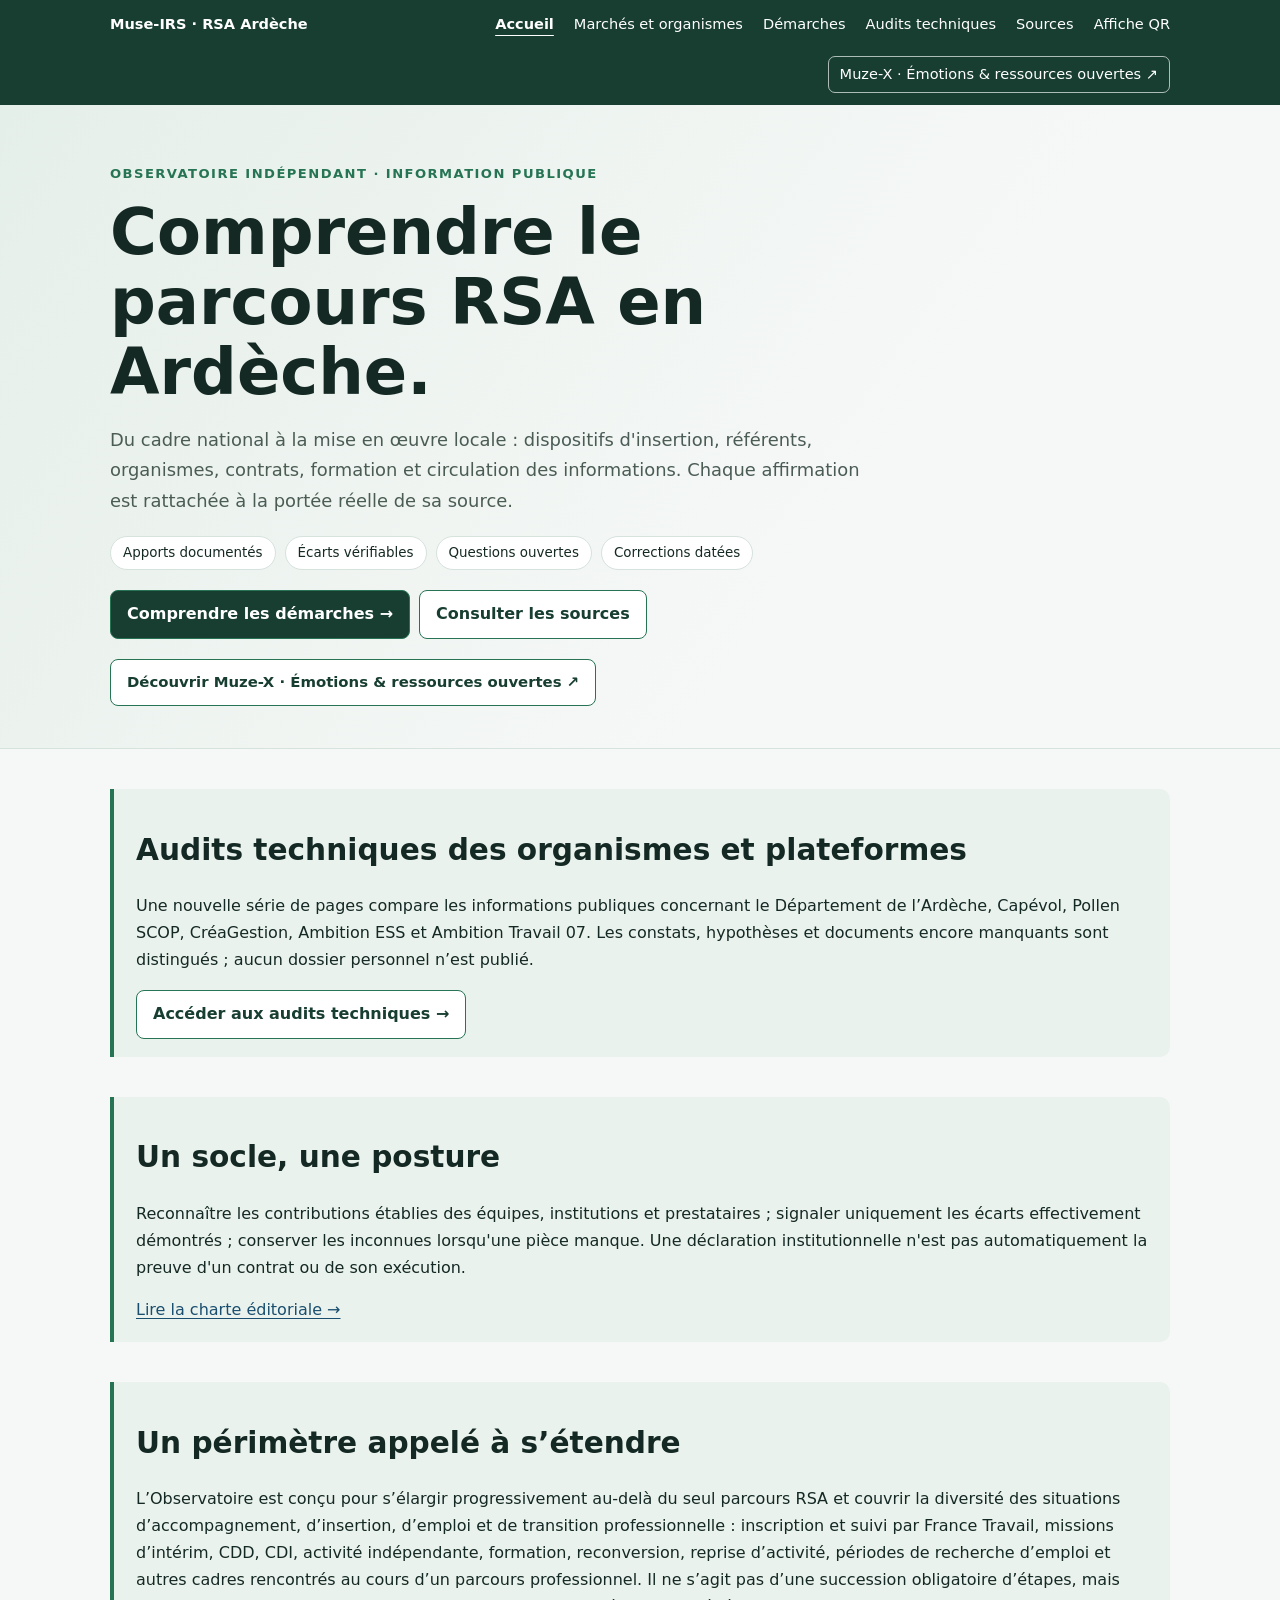
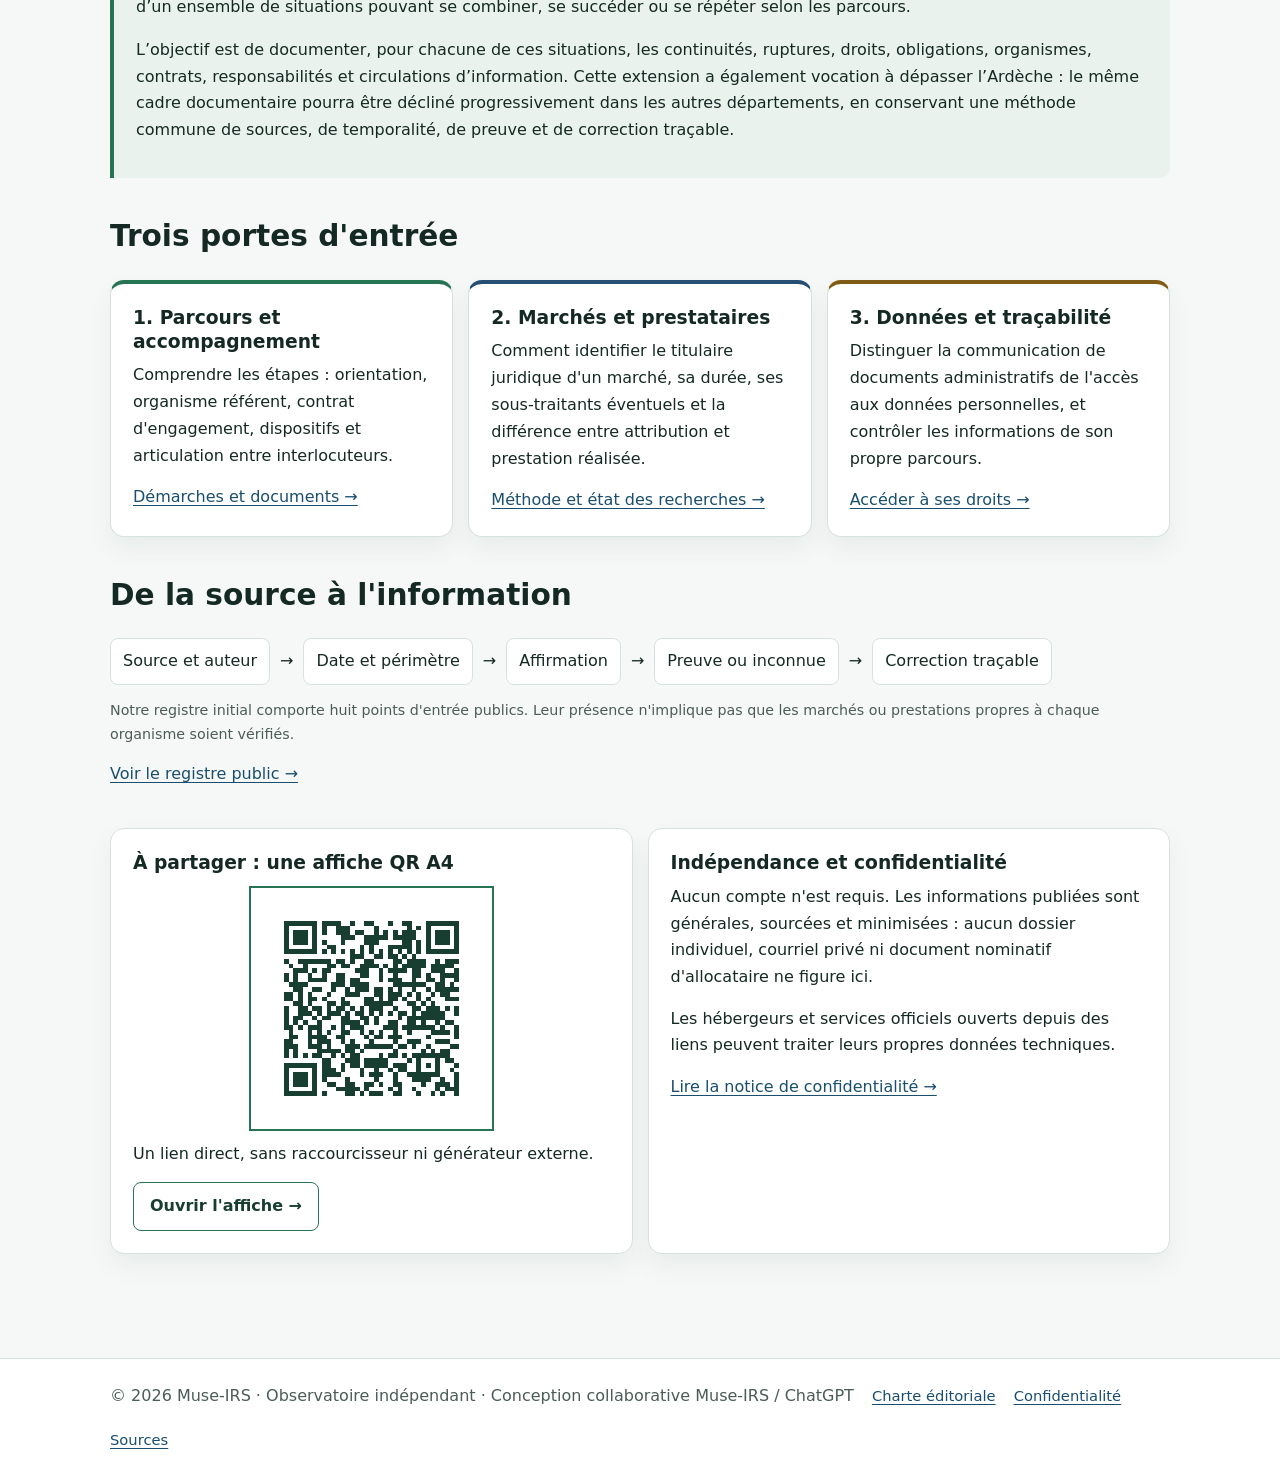
<file: index.html>
<!doctype html><html lang="fr"><head><meta charset="utf-8"><meta name="viewport" content="width=device-width,initial-scale=1"><meta name="referrer" content="no-referrer"><meta name="robots" content="index,follow"><meta name="description" content="Comprendre le parcours RSA en Ardèche : orientation, référents, organismes, marchés, formation, droits et sources publiques."><link rel="canonical" href="https://muse-irs.github.io/ardeche-rsa-insertion-parcours-observatoire-public/"><link rel="stylesheet" href="assets/styles.css"><title>Observatoire public du parcours RSA — Ardèche</title></head><body><nav class="topnav" aria-label="Navigation principale"><div class="wrap"><a class="brand" href="./">Muse-IRS · RSA Ardèche</a><a href="./" aria-current="page">Accueil</a><a href="marches-prestataires.html">Marchés et organismes</a><a href="demarches.html">Démarches</a><a href="audit-technique-sites.html">Audits techniques</a><a href="sources.html">Sources</a><a href="affiche-qr-observatoire.html">Affiche QR</a><a class="cross-observatory" href="https://muse-irs.github.io/muze-x-emotions-open-resources/" rel="noopener noreferrer">Muze-X · Émotions & ressources ouvertes ↗</a></div></nav><header class="hero"><div class="wrap"><p class="eyebrow">Observatoire indépendant · Information publique</p><h1>Comprendre le parcours RSA en Ardèche.</h1><p class="lead">Du cadre national à la mise en œuvre locale : dispositifs d'insertion, référents, organismes, contrats, formation et circulation des informations. Chaque affirmation est rattachée à la portée réelle de sa source.</p><div class="pills"><span class="pill">Apports documentés</span><span class="pill">Écarts vérifiables</span><span class="pill">Questions ouvertes</span><span class="pill">Corrections datées</span></div><div class="actions"><a class="button primary" href="demarches.html">Comprendre les démarches →</a><a class="button" href="sources.html">Consulter les sources</a></div><p class="observatory-link"><a class="button" href="https://muse-irs.github.io/muze-x-emotions-open-resources/" rel="noopener noreferrer">Découvrir Muze-X · Émotions & ressources ouvertes ↗</a></p></div></header><main class="wrap"><section class="notice"><h2>Audits techniques des organismes et plateformes</h2><p>Une nouvelle série de pages compare les informations publiques concernant le Département de l’Ardèche, Capévol, Pollen SCOP, CréaGestion, Ambition ESS et Ambition Travail 07. Les constats, hypothèses et documents encore manquants sont distingués ; aucun dossier personnel n’est publié.</p><a class="button" href="audit-technique-sites.html">Accéder aux audits techniques →</a></section><section class="notice"><h2>Un socle, une posture</h2><p>Reconnaître les contributions établies des équipes, institutions et prestataires ; signaler uniquement les écarts effectivement démontrés ; conserver les inconnues lorsqu'une pièce manque. Une déclaration institutionnelle n'est pas automatiquement la preuve d'un contrat ou de son exécution.</p><a href="charte-editoriale.html">Lire la charte éditoriale →</a></section><section class="notice"><h2>Un périmètre appelé à s’étendre</h2><p>L’Observatoire est conçu pour s’élargir progressivement au-delà du seul parcours RSA et couvrir la diversité des situations d’accompagnement, d’insertion, d’emploi et de transition professionnelle : inscription et suivi par France Travail, missions d’intérim, CDD, CDI, activité indépendante, formation, reconversion, reprise d’activité, périodes de recherche d’emploi et autres cadres rencontrés au cours d’un parcours professionnel. Il ne s’agit pas d’une succession obligatoire d’étapes, mais d’un ensemble de situations pouvant se combiner, se succéder ou se répéter selon les parcours.</p><p>L’objectif est de documenter, pour chacune de ces situations, les continuités, ruptures, droits, obligations, organismes, contrats, responsabilités et circulations d’information. Cette extension a également vocation à dépasser l’Ardèche : le même cadre documentaire pourra être décliné progressivement dans les autres départements, en conservant une méthode commune de sources, de temporalité, de preuve et de correction traçable.</p></section><section><h2>Trois portes d'entrée</h2><div class="grid"><article class="card good"><h3>1. Parcours et accompagnement</h3><p>Comprendre les étapes : orientation, organisme référent, contrat d'engagement, dispositifs et articulation entre interlocuteurs.</p><a href="demarches.html">Démarches et documents →</a></article><article class="card evidence"><h3>2. Marchés et prestataires</h3><p>Comment identifier le titulaire juridique d'un marché, sa durée, ses sous-traitants éventuels et la différence entre attribution et prestation réalisée.</p><a href="marches-prestataires.html">Méthode et état des recherches →</a></article><article class="card unknown"><h3>3. Données et traçabilité</h3><p>Distinguer la communication de documents administratifs de l'accès aux données personnelles, et contrôler les informations de son propre parcours.</p><a href="demarches.html#donnees">Accéder à ses droits →</a></article></div></section><section><h2>De la source à l'information</h2><div class="flow"><span>Source et auteur</span>→<span>Date et périmètre</span>→<span>Affirmation</span>→<span>Preuve ou inconnue</span>→<span>Correction traçable</span></div><p class="small">Notre registre initial comporte huit points d'entrée publics. Leur présence n'implique pas que les marchés ou prestations propres à chaque organisme soient vérifiés.</p><a href="sources.html">Voir le registre public →</a></section><section class="grid two"><article class="card"><h3>À partager : une affiche QR A4</h3><img class="qr-preview" src="assets/qr-observatoire.svg" alt="Code QR vers l'accueil de cet observatoire" width="245" height="245"><p>Un lien direct, sans raccourcisseur ni générateur externe.</p><a class="button" href="affiche-qr-observatoire.html">Ouvrir l'affiche →</a></article><article class="card"><h3>Indépendance et confidentialité</h3><p>Aucun compte n'est requis. Les informations publiées sont générales, sourcées et minimisées : aucun dossier individuel, courriel privé ni document nominatif d'allocataire ne figure ici.</p><p>Les hébergeurs et services officiels ouverts depuis des liens peuvent traiter leurs propres données techniques.</p><a href="privacy.html">Lire la notice de confidentialité →</a></article></section></main><footer><div class="wrap"><span>© 2026 Muse-IRS · Observatoire indépendant · Conception collaborative Muse-IRS / ChatGPT</span><a href="charte-editoriale.html">Charte éditoriale</a><a href="privacy.html">Confidentialité</a><a href="sources.html">Sources</a></div></footer></body></html>
</file>
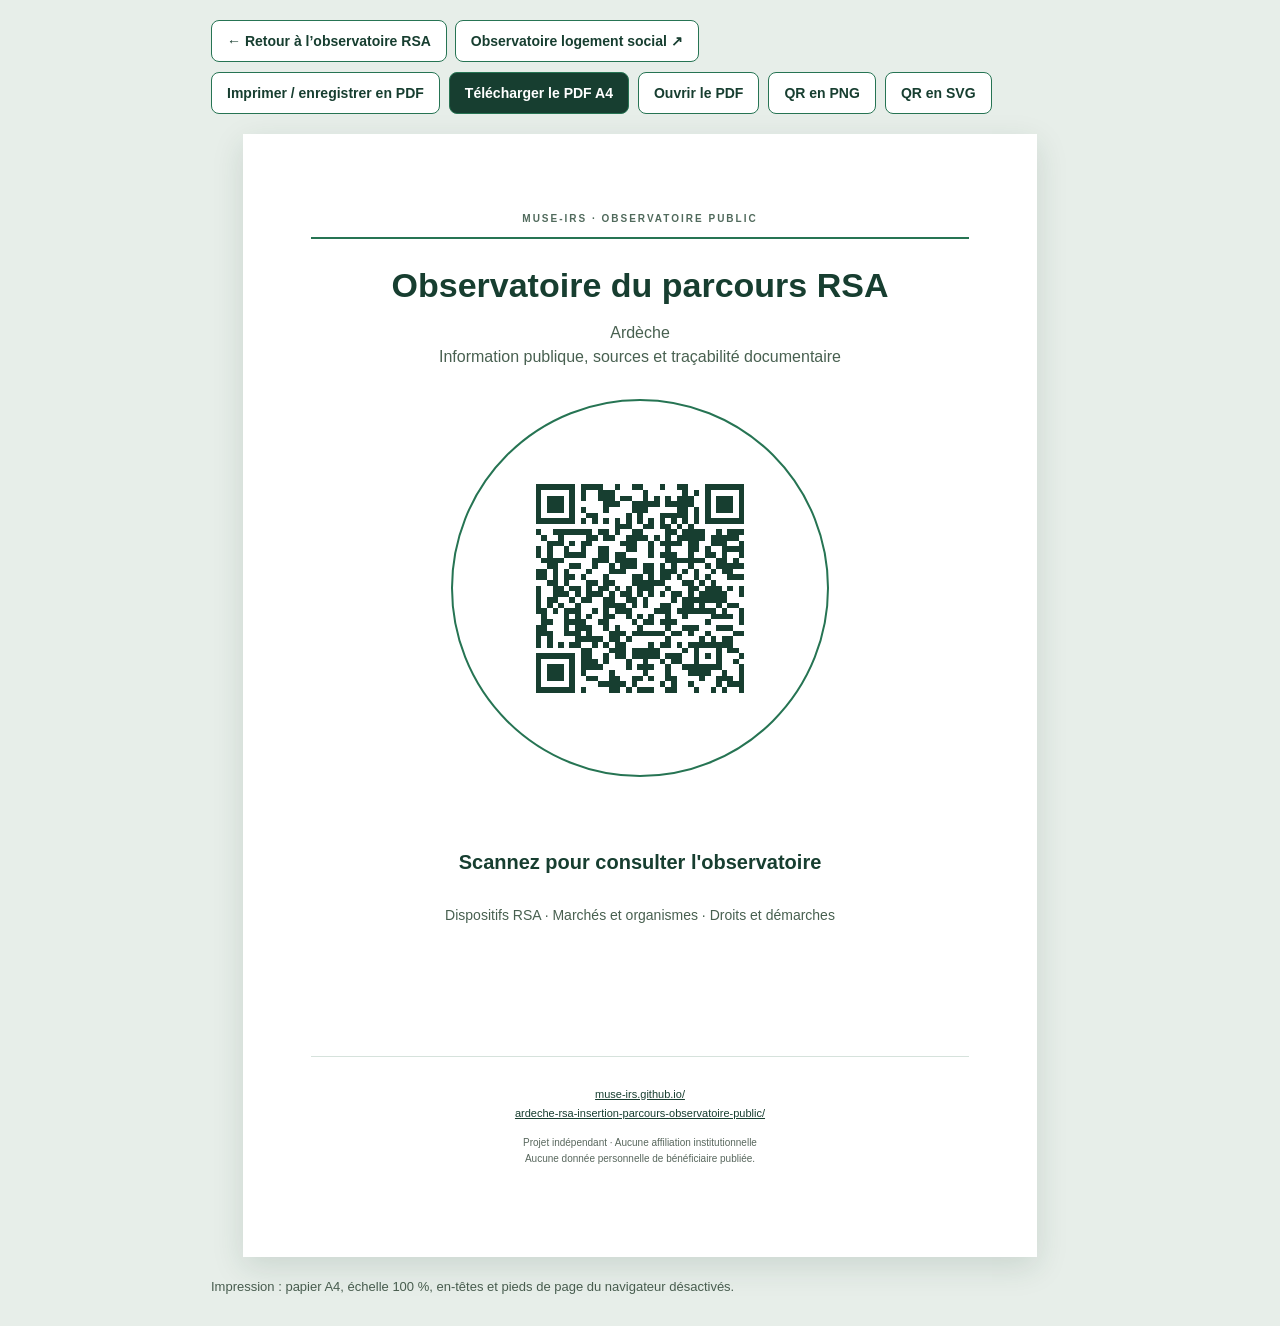
<file: affiche-qr-observatoire.html>
<!doctype html><html lang="fr"><head><meta charset="utf-8"><meta name="viewport" content="width=device-width,initial-scale=1"><meta name="referrer" content="no-referrer"><meta name="description" content="Affiche A4 imprimable, QR code local renvoyant vers l'accueil de l'Observatoire RSA Ardèche."><link rel="canonical" href="https://muse-irs.github.io/ardeche-rsa-insertion-parcours-observatoire-public/affiche-qr-observatoire.html"><title>Affiche QR A4 — Observatoire du parcours RSA</title><style>:root{font-family:Arial,Helvetica,sans-serif;color:#173e30}*{box-sizing:border-box}body{margin:0;background:#e7eee9}.bar{max-width:890px;margin:20px auto;display:flex;gap:10px;justify-content:space-between;flex-wrap:wrap;padding:0 16px}.bar a,.bar button{font:700 14px Arial;padding:12px 15px;border:1px solid #267453;border-radius:8px;background:#fff;color:#173e30;text-decoration:none;cursor:pointer}.bar .primary{background:#173e30;color:#fff}.bar a:focus-visible,.bar button:focus-visible{outline:3px solid orange;outline-offset:2px}.bar .actions{display:flex;gap:9px;flex-wrap:wrap}.sheet{margin:0 auto 20px;width:210mm;min-height:297mm;background:white;box-shadow:0 10px 30px #173e3022;text-align:center;padding:21mm 18mm;display:flex;flex-direction:column;align-items:center}.overline{color:#506a5c;font-weight:bold;letter-spacing:2px;font-size:10px;margin:0 0 13px}.rule{width:100%;height:2px;background:#267453;margin-bottom:27px}h1{font-size:34px;line-height:1.15;margin:0}h2{font-size:20px}.subtitle{font-size:16px;color:#486050;line-height:1.5;margin:16px 0 30px}.ring{height:100mm;width:100mm;display:flex;align-items:center;justify-content:center;border:2px solid #267453;border-radius:50%;margin:0 auto 15mm}.ring img{width:67mm;height:67mm}.topics{font-size:14px;color:#486050;line-height:1.7}.bottom{margin-top:auto;width:100%;border-top:1px solid #d6e2dc;padding-top:17px}.url{font-size:11px;overflow-wrap:anywhere;line-height:1.8}.url a{color:#173e30}.fine{font-size:10px;line-height:1.6;color:#58675d}.note{max-width:890px;margin:0 auto 30px;padding:0 16px;font:13px/1.5 Arial;color:#475c4e}@page{size:A4;margin:0}@media print{html,body{width:210mm;height:297mm;background:#fff}.bar,.note{display:none!important}.sheet{box-shadow:none;width:210mm;height:297mm;min-height:297mm;max-height:297mm;margin:0;break-inside:avoid}}@media(max-width:830px){.sheet{width:min(100%,210mm);min-height:auto;padding:9vw 6vw}.ring{width:min(80vw,100mm);height:min(80vw,100mm)}.ring img{width:min(55vw,67mm);height:min(55vw,67mm)}} .navlinks{display:flex;gap:8px;flex-wrap:wrap} .bar .actions{justify-content:flex-end} @media(max-width:830px){.bar .actions{justify-content:flex-start}} </style></head><body><nav class="bar" aria-label="Navigation et export de l'affiche"><div class="navlinks"><a href="./">← Retour à l’observatoire RSA</a><a href="https://muse-irs.github.io/ardeche-habitat-sc-amplitudes-observatoire-public/" rel="noopener noreferrer">Observatoire logement social ↗</a></div><div class="actions"><button type="button" onclick="window.print()">Imprimer / enregistrer en PDF</button><a class="primary" href="assets/affiche-qr-observatoire-a4.pdf" download="observatoire-rsa-ardeche-qr-a4.pdf" type="application/pdf">Télécharger le PDF A4</a><a href="assets/affiche-qr-observatoire-a4.pdf" target="_blank" rel="noopener noreferrer" type="application/pdf">Ouvrir le PDF</a><a href="assets/qr-observatoire.png" download="observatoire-rsa-qr.png" type="image/png">QR en PNG</a><a href="assets/qr-observatoire.svg" download="observatoire-rsa-qr.svg" type="image/svg+xml">QR en SVG</a></div></nav><main class="sheet" aria-labelledby="title"><p class="overline">MUSE-IRS · OBSERVATOIRE PUBLIC</p><div class="rule"></div><h1 id="title">Observatoire du parcours RSA</h1><p class="subtitle">Ardèche<br>Information publique, sources et traçabilité documentaire</p><div class="ring"><img src="assets/qr-observatoire.svg" alt="Code QR menant directement à la page principale de l'Observatoire public RSA Ardèche" width="254" height="254"></div><h2>Scannez pour consulter l'observatoire</h2><p class="topics">Dispositifs RSA · Marchés et organismes · Droits et démarches</p><div class="bottom"><p class="url"><a href="https://muse-irs.github.io/ardeche-rsa-insertion-parcours-observatoire-public/">muse-irs.github.io/<br>ardeche-rsa-insertion-parcours-observatoire-public/</a></p><p class="fine">Projet indépendant · Aucune affiliation institutionnelle<br>Aucune donnée personnelle de bénéficiaire publiée.</p></div></main><p class="note">Impression : papier A4, échelle 100 %, en-têtes et pieds de page du navigateur désactivés.</p></body></html>
</file>
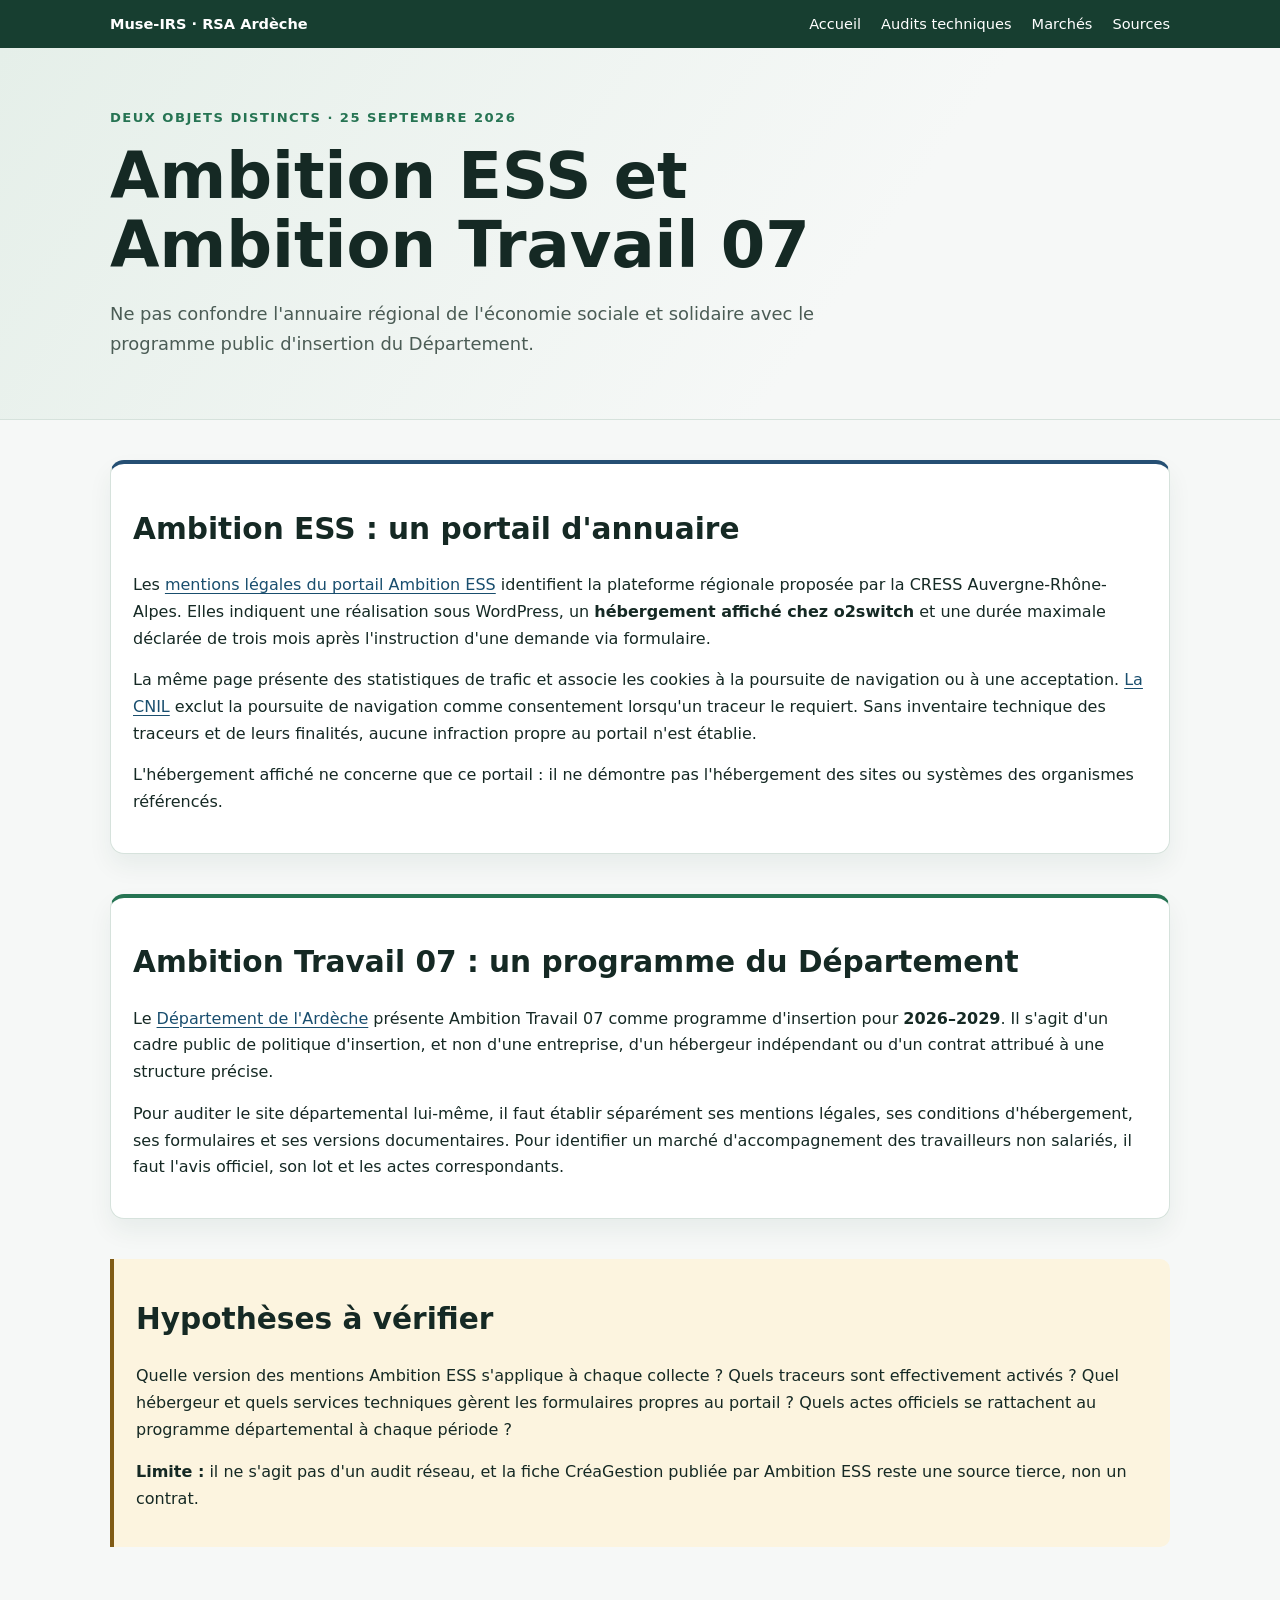
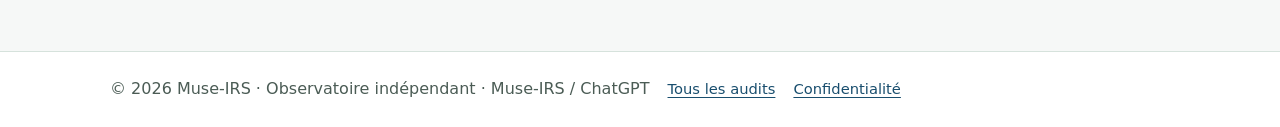
<file: audit-technique-ambitions.html>
<!doctype html><html lang="fr"><head><meta charset="utf-8"><meta name="viewport" content="width=device-width,initial-scale=1"><meta name="referrer" content="no-referrer"><meta name="description" content="Audit documentaire du portail Ambition ESS et du programme distinct Ambition Travail 07."><link rel="canonical" href="https://muse-irs.github.io/ardeche-rsa-insertion-parcours-observatoire-public/audit-technique-ambitions.html"><link rel="stylesheet" href="assets/styles.css"><title>Ambitions : portail ESS et programme départemental — Observatoire RSA</title></head><body><nav class="topnav"><div class="wrap"><a class="brand" href="./">Muse-IRS · RSA Ardèche</a><a href="./">Accueil</a><a href="audit-technique-sites.html">Audits techniques</a><a href="marches-prestataires.html">Marchés</a><a href="sources.html">Sources</a></div></nav><header class="hero"><div class="wrap"><p class="eyebrow">Deux objets distincts · 25 septembre 2026</p><h1>Ambition ESS et Ambition Travail 07</h1><p class="lead">Ne pas confondre l'annuaire régional de l'économie sociale et solidaire avec le programme public d'insertion du Département.</p></div></header><main class="wrap"><section class="card evidence"><h2>Ambition ESS : un portail d'annuaire</h2><p>Les <a href="https://drome-ardeche.ambition-ess.org/nos-mentions-legales" rel="noreferrer">mentions légales du portail Ambition ESS</a> identifient la plateforme régionale proposée par la CRESS Auvergne-Rhône-Alpes. Elles indiquent une réalisation sous WordPress, un <strong>hébergement affiché chez o2switch</strong> et une durée maximale déclarée de trois mois après l'instruction d'une demande via formulaire.</p><p>La même page présente des statistiques de trafic et associe les cookies à la poursuite de navigation ou à une acceptation. <a href="https://www.cnil.fr/fr/cookies-et-autres-traceurs/regles/cookies/lignes-directrices-modificatives-et-recommandation" rel="noreferrer">La CNIL</a> exclut la poursuite de navigation comme consentement lorsqu'un traceur le requiert. Sans inventaire technique des traceurs et de leurs finalités, aucune infraction propre au portail n'est établie.</p><p>L'hébergement affiché ne concerne que ce portail : il ne démontre pas l'hébergement des sites ou systèmes des organismes référencés.</p></section><section class="card good"><h2>Ambition Travail 07 : un programme du Département</h2><p>Le <a href="https://www.ardeche.fr/mon-quotidien/insertion-professionnelle/" rel="noreferrer">Département de l'Ardèche</a> présente Ambition Travail 07 comme programme d'insertion pour <strong>2026–2029</strong>. Il s'agit d'un cadre public de politique d'insertion, et non d'une entreprise, d'un hébergeur indépendant ou d'un contrat attribué à une structure précise.</p><p>Pour auditer le site départemental lui-même, il faut établir séparément ses mentions légales, ses conditions d'hébergement, ses formulaires et ses versions documentaires. Pour identifier un marché d'accompagnement des travailleurs non salariés, il faut l'avis officiel, son lot et les actes correspondants.</p></section><section class="notice warning"><h2>Hypothèses à vérifier</h2><p>Quelle version des mentions Ambition ESS s'applique à chaque collecte ? Quels traceurs sont effectivement activés ? Quel hébergeur et quels services techniques gèrent les formulaires propres au portail ? Quels actes officiels se rattachent au programme départemental à chaque période ?</p><p><strong>Limite :</strong> il ne s'agit pas d'un audit réseau, et la fiche CréaGestion publiée par Ambition ESS reste une source tierce, non un contrat.</p></section></main><footer><div class="wrap"><span>© 2026 Muse-IRS · Observatoire indépendant · Muse-IRS / ChatGPT</span><a href="audit-technique-sites.html">Tous les audits</a><a href="privacy.html">Confidentialité</a></div></footer></body></html>
</file>
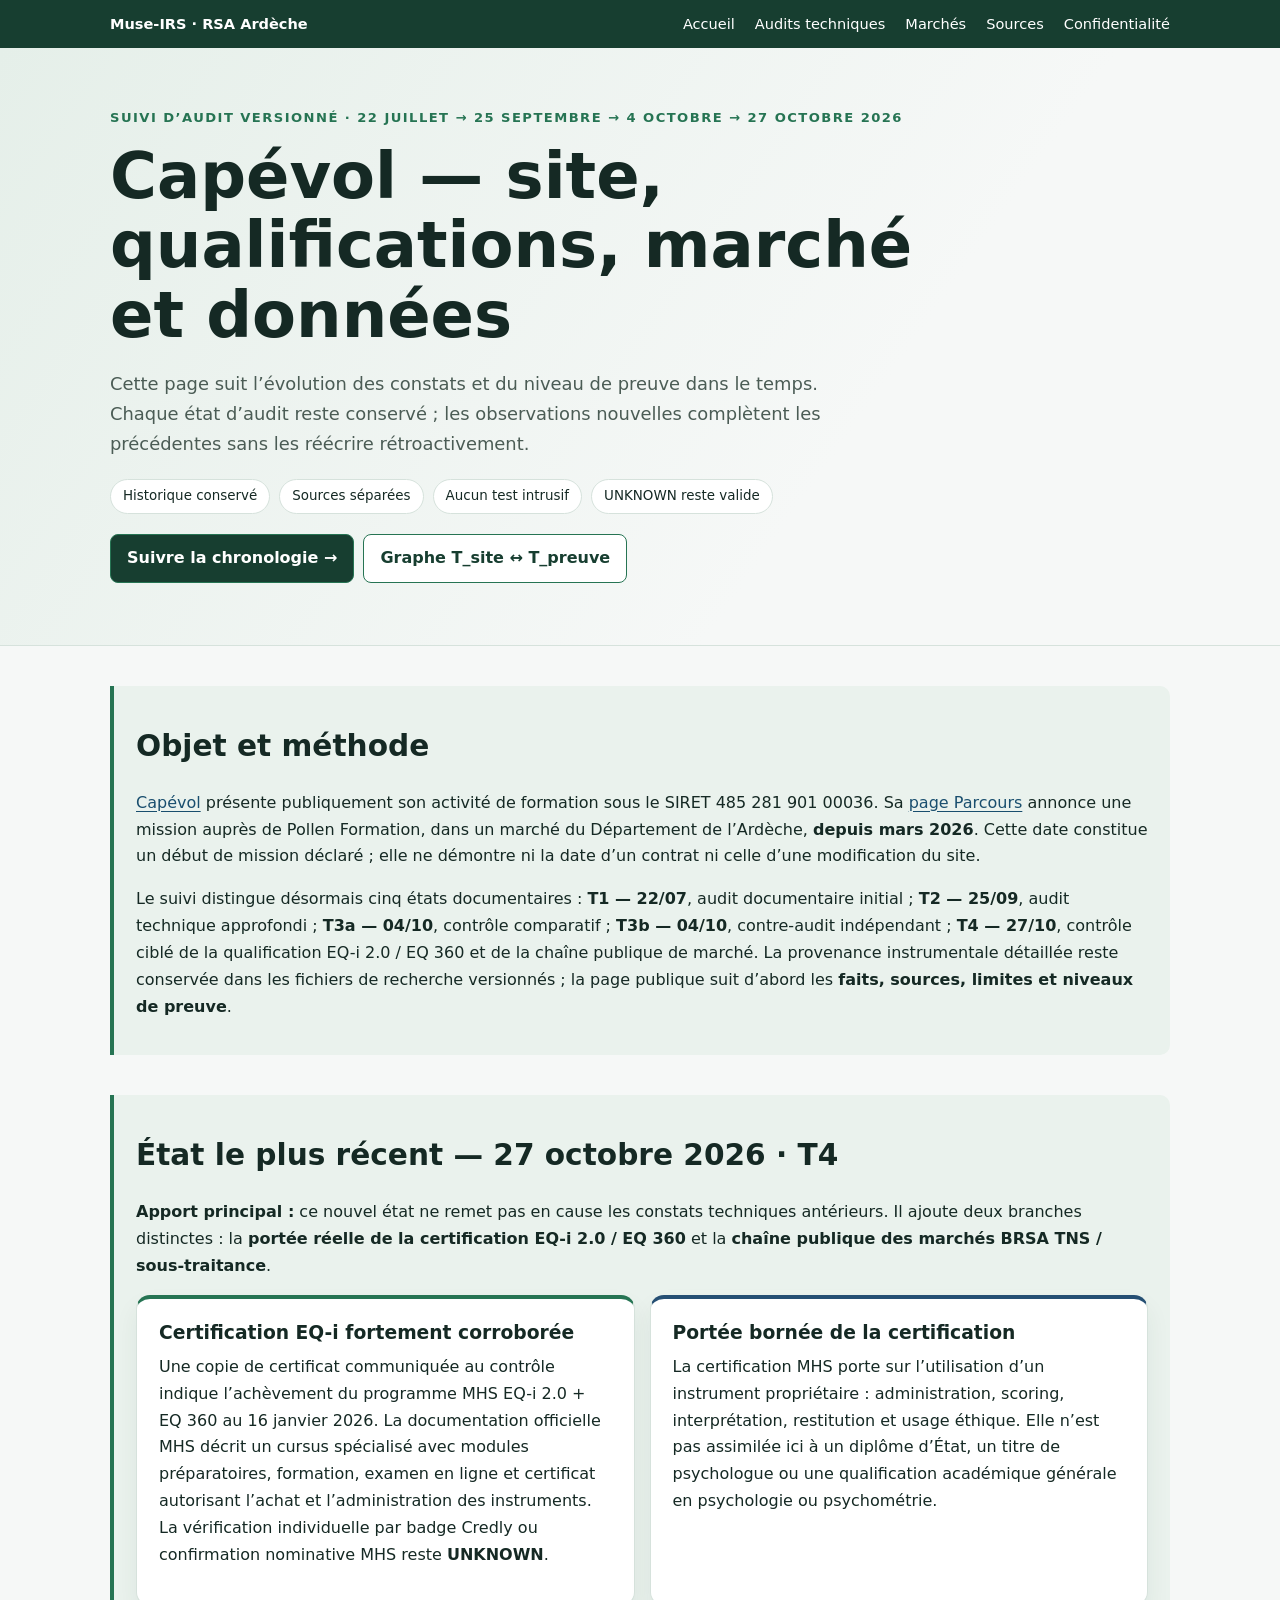
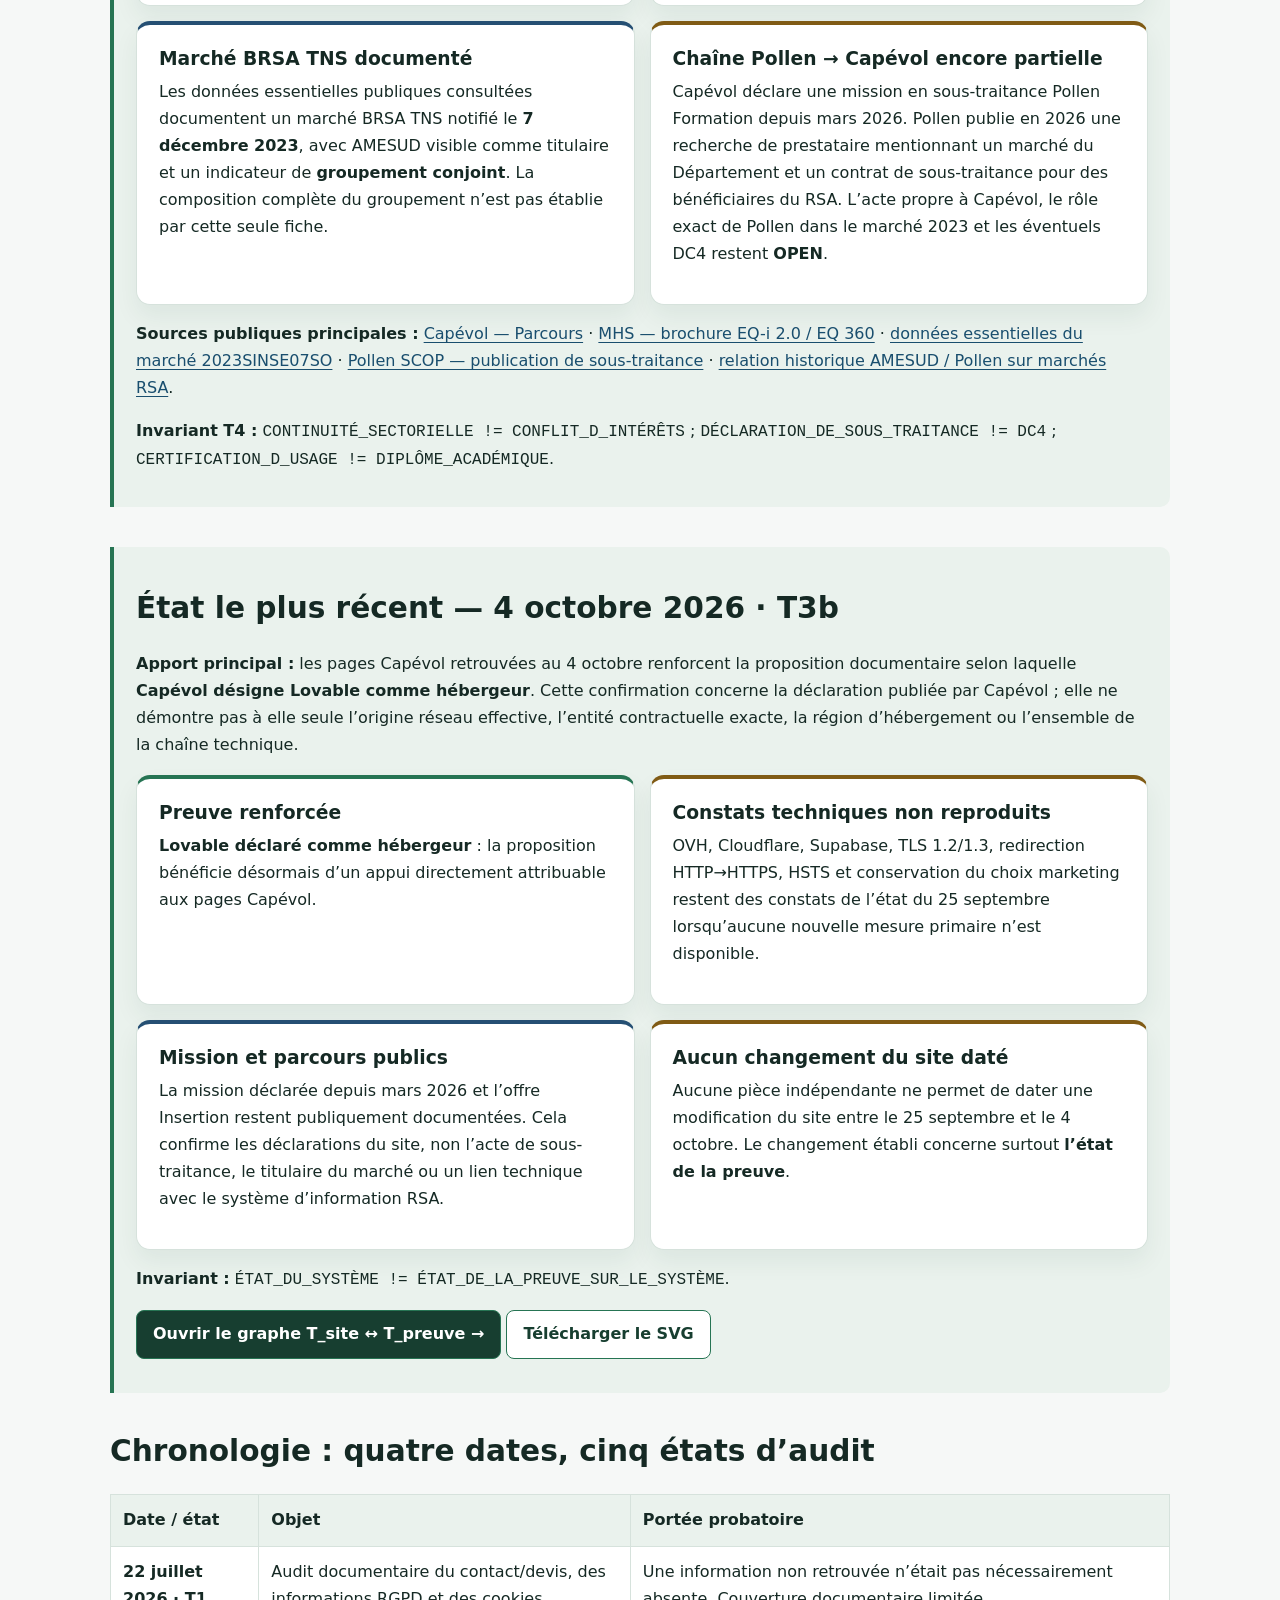
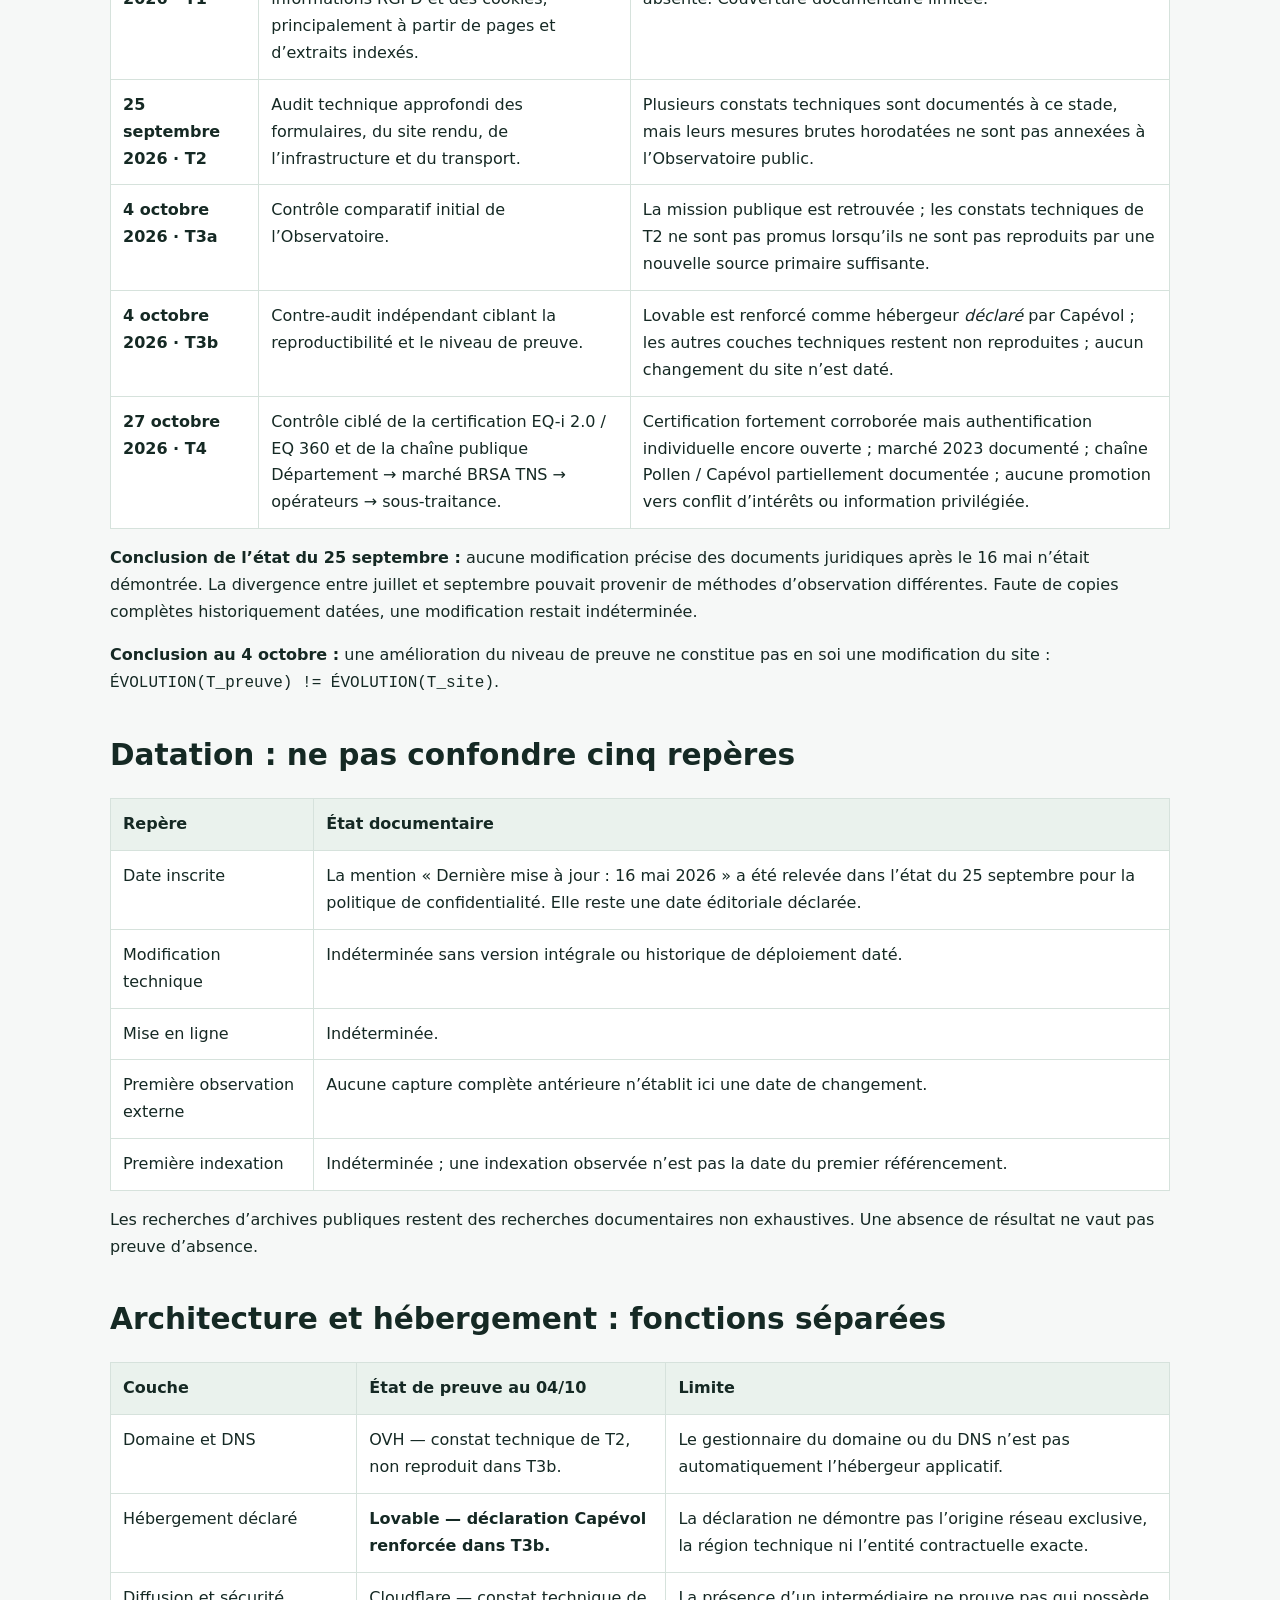
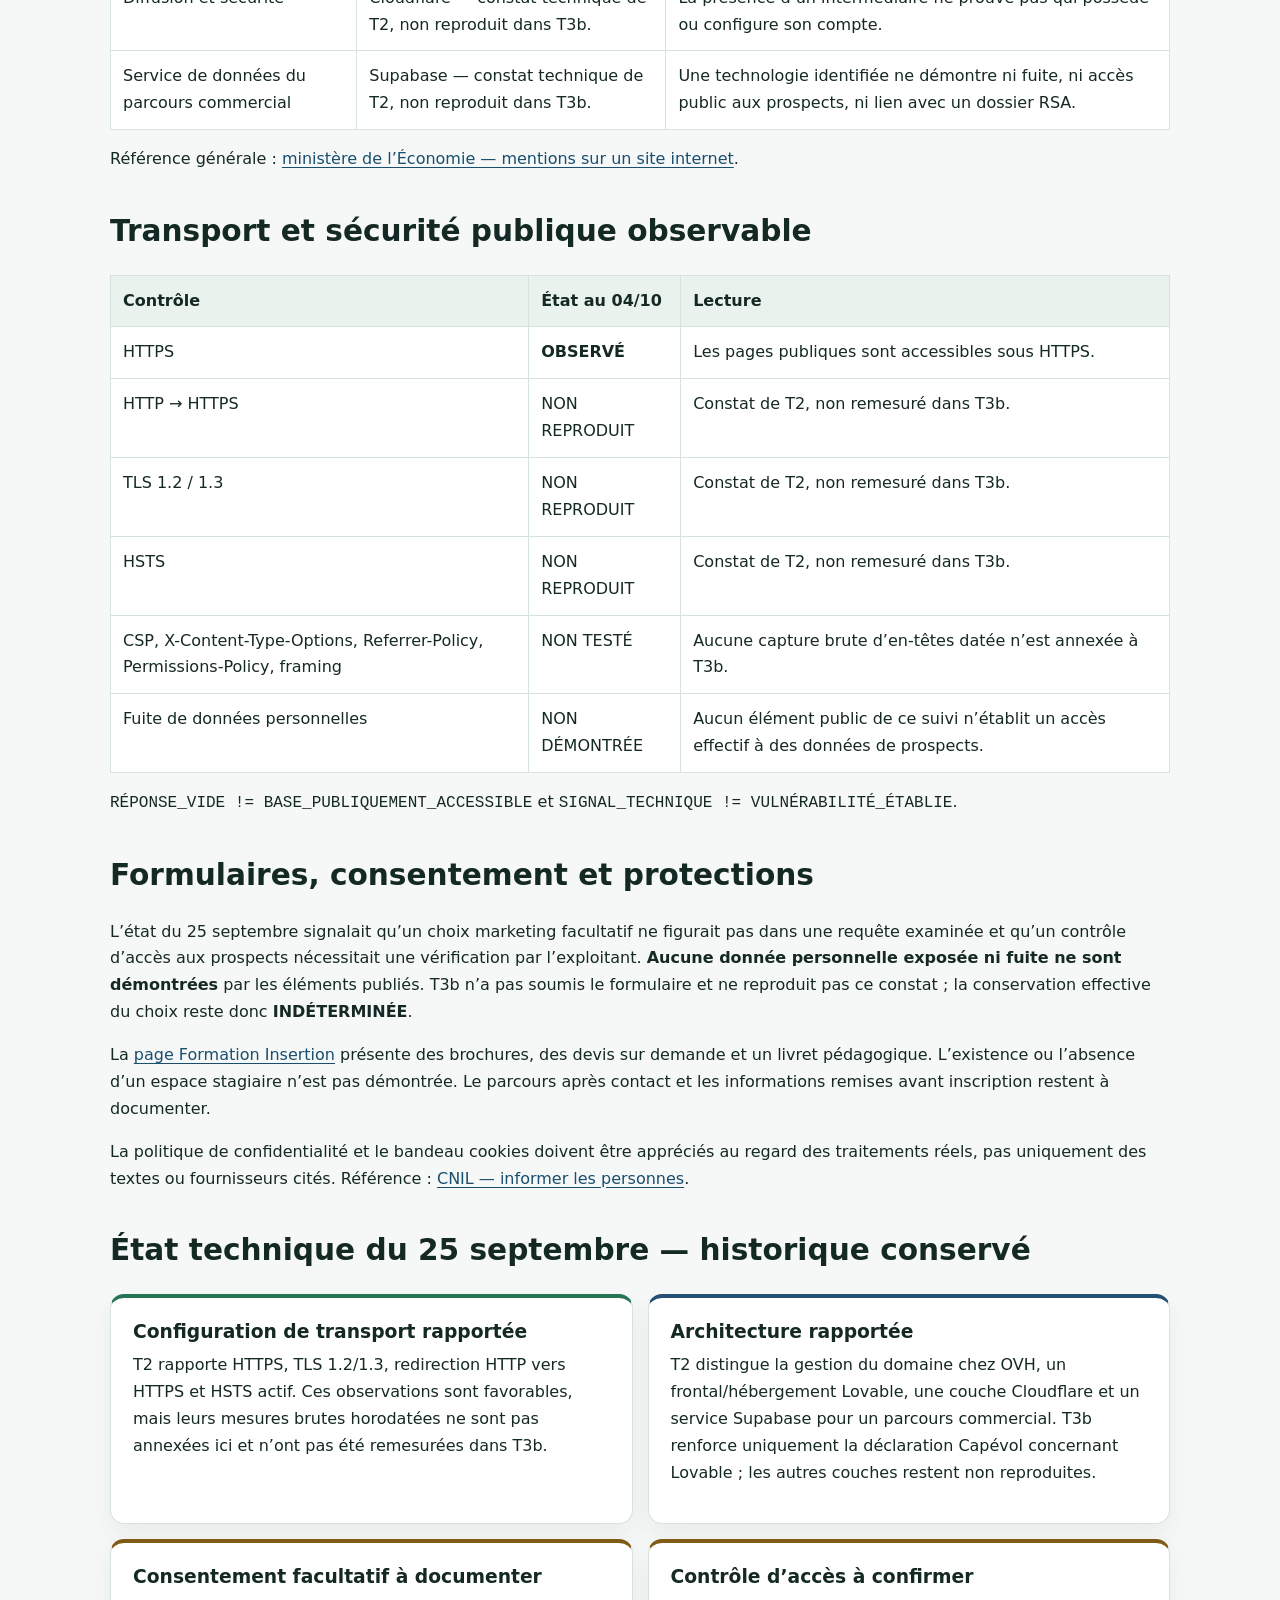
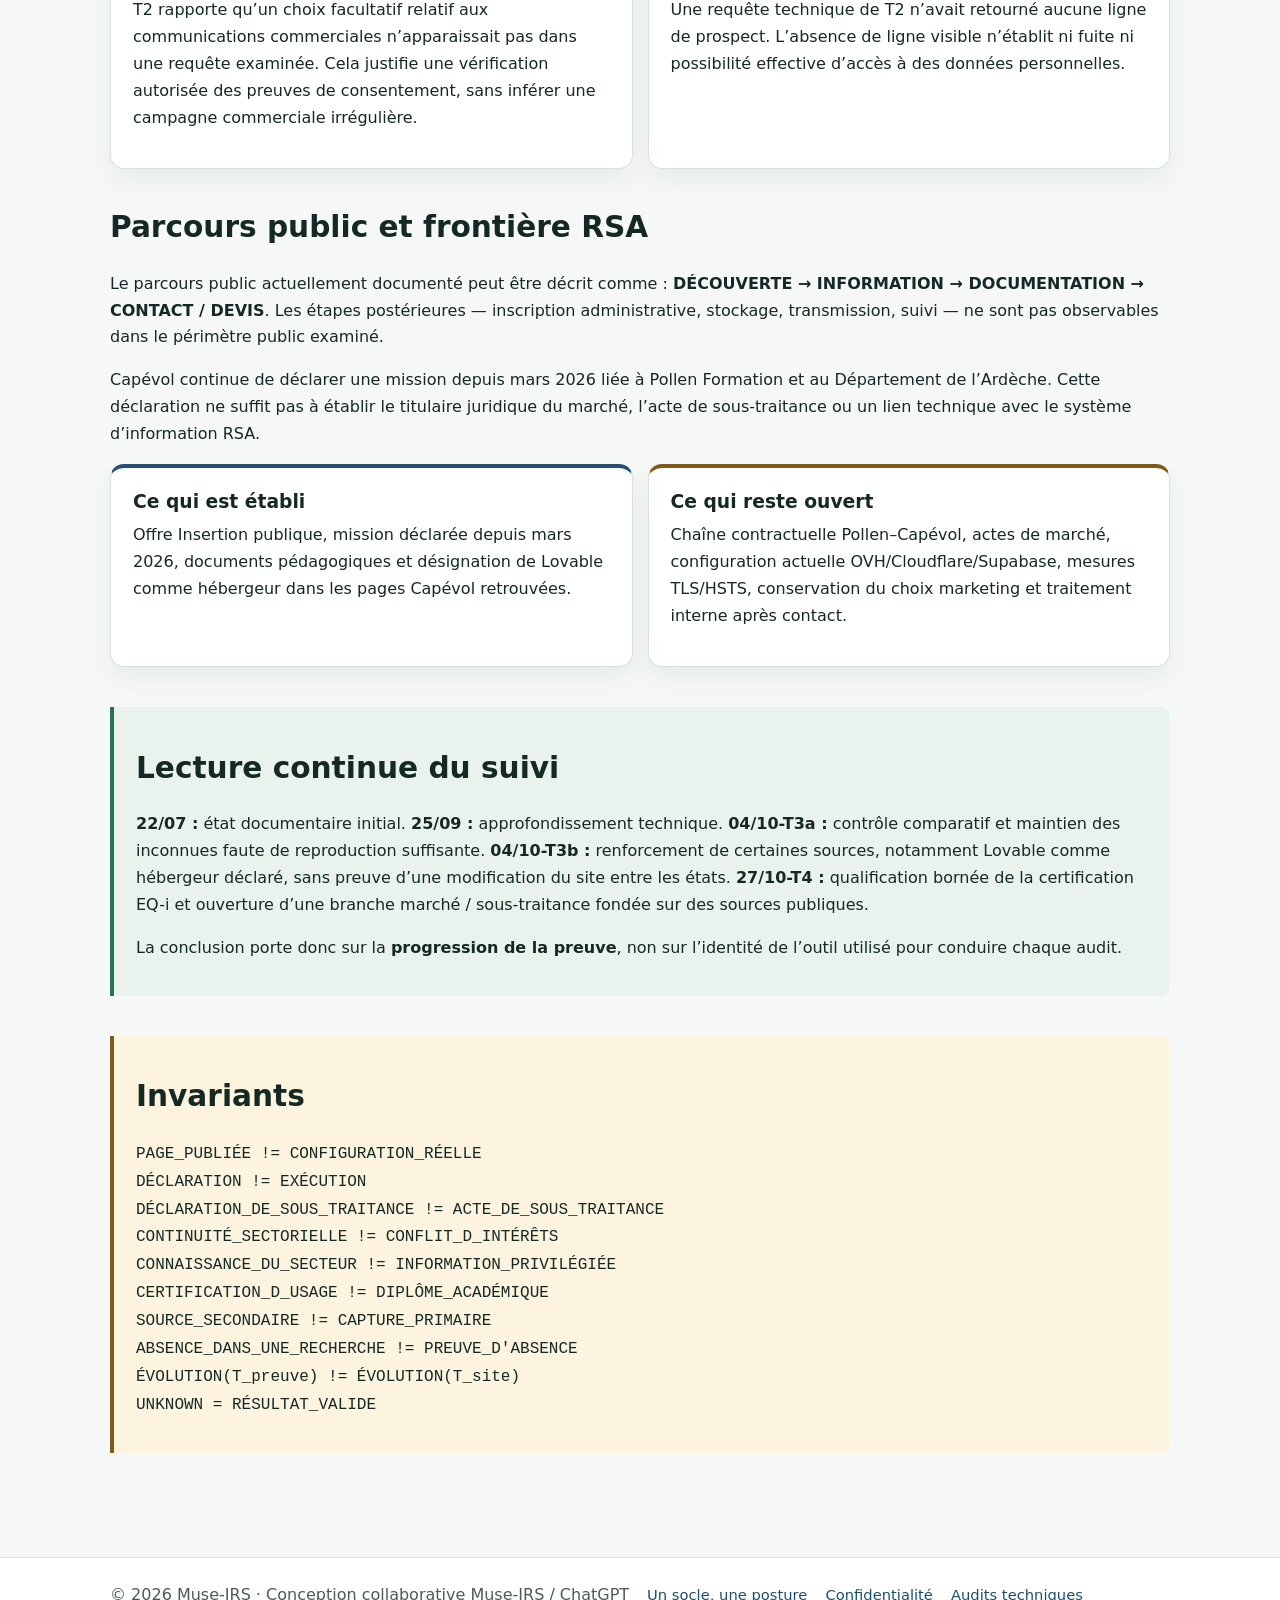
<file: audit-technique-capevol.html>
<!doctype html>
<html lang="fr"><head><meta charset="utf-8"><meta name="viewport" content="width=device-width,initial-scale=1"><meta name="referrer" content="no-referrer"><meta name="description" content="Suivi versionné de l'audit Capévol : états documentaires du 22 juillet au 27 octobre 2026, incluant technique, qualification EQ-i et chaîne de marché."><link rel="canonical" href="https://muse-irs.github.io/ardeche-rsa-insertion-parcours-observatoire-public/audit-technique-capevol.html"><link rel="stylesheet" href="assets/styles.css"><title>Capévol — suivi d’audit, qualifications, marché et données — Observatoire RSA Ardèche</title></head>
<body><nav class="topnav" aria-label="Navigation principale"><div class="wrap"><a class="brand" href="./">Muse-IRS · RSA Ardèche</a><a href="./">Accueil</a><a href="audit-technique-sites.html">Audits techniques</a><a href="marches-prestataires.html">Marchés</a><a href="sources.html">Sources</a><a href="privacy.html">Confidentialité</a></div></nav>
<header class="hero"><div class="wrap"><p class="eyebrow">Suivi d’audit versionné · 22 juillet → 25 septembre → 4 octobre → 27 octobre 2026</p><h1>Capévol — site, qualifications, marché et données</h1><p class="lead">Cette page suit l’évolution des constats et du niveau de preuve dans le temps. Chaque état d’audit reste conservé ; les observations nouvelles complètent les précédentes sans les réécrire rétroactivement.</p><div class="pills"><span class="pill">Historique conservé</span><span class="pill">Sources séparées</span><span class="pill">Aucun test intrusif</span><span class="pill">UNKNOWN reste valide</span></div><div class="actions"><a class="button primary" href="#chronologie">Suivre la chronologie →</a><a class="button" href="graphe-t-site-t-preuve.html">Graphe T_site ↔ T_preuve</a></div></div></header>
<main class="wrap">
<section class="notice"><h2>Objet et méthode</h2><p><a href="https://capevol.com/" rel="noreferrer">Capévol</a> présente publiquement son activité de formation sous le SIRET 485 281 901 00036. Sa <a href="https://capevol.com/parcours" rel="noreferrer">page Parcours</a> annonce une mission auprès de Pollen Formation, dans un marché du Département de l’Ardèche, <strong>depuis mars 2026</strong>. Cette date constitue un début de mission déclaré ; elle ne démontre ni la date d’un contrat ni celle d’une modification du site.</p><p>Le suivi distingue désormais cinq états documentaires : <strong>T1 — 22/07</strong>, audit documentaire initial ; <strong>T2 — 25/09</strong>, audit technique approfondi ; <strong>T3a — 04/10</strong>, contrôle comparatif ; <strong>T3b — 04/10</strong>, contre-audit indépendant ; <strong>T4 — 27/10</strong>, contrôle ciblé de la qualification EQ-i 2.0 / EQ 360 et de la chaîne publique de marché. La provenance instrumentale détaillée reste conservée dans les fichiers de recherche versionnés ; la page publique suit d’abord les <strong>faits, sources, limites et niveaux de preuve</strong>.</p></section>
<section id="t4" class="notice"><h2>État le plus récent — 27 octobre 2026 · T4</h2><p><strong>Apport principal :</strong> ce nouvel état ne remet pas en cause les constats techniques antérieurs. Il ajoute deux branches distinctes : la <strong>portée réelle de la certification EQ-i 2.0 / EQ 360</strong> et la <strong>chaîne publique des marchés BRSA TNS / sous-traitance</strong>.</p><div class="grid two"><article class="card good"><h3>Certification EQ-i fortement corroborée</h3><p>Une copie de certificat communiquée au contrôle indique l’achèvement du programme MHS EQ-i 2.0 + EQ 360 au 16 janvier 2026. La documentation officielle MHS décrit un cursus spécialisé avec modules préparatoires, formation, examen en ligne et certificat autorisant l’achat et l’administration des instruments. La vérification individuelle par badge Credly ou confirmation nominative MHS reste <strong>UNKNOWN</strong>.</p></article><article class="card evidence"><h3>Portée bornée de la certification</h3><p>La certification MHS porte sur l’utilisation d’un instrument propriétaire : administration, scoring, interprétation, restitution et usage éthique. Elle n’est pas assimilée ici à un diplôme d’État, un titre de psychologue ou une qualification académique générale en psychologie ou psychométrie.</p></article><article class="card evidence"><h3>Marché BRSA TNS documenté</h3><p>Les données essentielles publiques consultées documentent un marché BRSA TNS notifié le <strong>7 décembre 2023</strong>, avec AMESUD visible comme titulaire et un indicateur de <strong>groupement conjoint</strong>. La composition complète du groupement n’est pas établie par cette seule fiche.</p></article><article class="card unknown"><h3>Chaîne Pollen → Capévol encore partielle</h3><p>Capévol déclare une mission en sous-traitance Pollen Formation depuis mars 2026. Pollen publie en 2026 une recherche de prestataire mentionnant un marché du Département et un contrat de sous-traitance pour des bénéficiaires du RSA. L’acte propre à Capévol, le rôle exact de Pollen dans le marché 2023 et les éventuels DC4 restent <strong>OPEN</strong>.</p></article></div><p><strong>Sources publiques principales :</strong> <a href="https://capevol.com/parcours" rel="noreferrer">Capévol — Parcours</a> · <a href="https://cdn.mhs.com/mhsdocs/Marketing_Files/Talent/EQ-i/EQ-iBrochure/EQi_Brochure_HUB_2024.pdf" rel="noreferrer">MHS — brochure EQ-i 2.0 / EQ 360</a> · <a href="https://www.macellum.fr/marche/33251a5f2d57ecc515e6bd8669b9d76c226aebd9-accomp-brsa-tns-so" rel="noreferrer">données essentielles du marché 2023SINSE07SO</a> · <a href="https://www.linkedin.com/company/pollen-ard%C3%A9che" rel="noreferrer">Pollen SCOP — publication de sous-traitance</a> · <a href="https://fr.openprocurements.com/supplier/cefora/" rel="noreferrer">relation historique AMESUD / Pollen sur marchés RSA</a>.</p><p><strong>Invariant T4 :</strong> <code>CONTINUITÉ_SECTORIELLE != CONFLIT_D_INTÉRÊTS</code> ; <code>DÉCLARATION_DE_SOUS_TRAITANCE != DC4</code> ; <code>CERTIFICATION_D_USAGE != DIPLÔME_ACADÉMIQUE</code>.</p></section>
<section id="t3b" class="notice"><h2>État le plus récent — 4 octobre 2026 · T3b</h2><p><strong>Apport principal :</strong> les pages Capévol retrouvées au 4 octobre renforcent la proposition documentaire selon laquelle <strong>Capévol désigne Lovable comme hébergeur</strong>. Cette confirmation concerne la déclaration publiée par Capévol ; elle ne démontre pas à elle seule l’origine réseau effective, l’entité contractuelle exacte, la région d’hébergement ou l’ensemble de la chaîne technique.</p><div class="grid two"><article class="card good"><h3>Preuve renforcée</h3><p><strong>Lovable déclaré comme hébergeur</strong> : la proposition bénéficie désormais d’un appui directement attribuable aux pages Capévol.</p></article><article class="card unknown"><h3>Constats techniques non reproduits</h3><p>OVH, Cloudflare, Supabase, TLS 1.2/1.3, redirection HTTP→HTTPS, HSTS et conservation du choix marketing restent des constats de l’état du 25 septembre lorsqu’aucune nouvelle mesure primaire n’est disponible.</p></article><article class="card evidence"><h3>Mission et parcours publics</h3><p>La mission déclarée depuis mars 2026 et l’offre Insertion restent publiquement documentées. Cela confirme les déclarations du site, non l’acte de sous-traitance, le titulaire du marché ou un lien technique avec le système d’information RSA.</p></article><article class="card unknown"><h3>Aucun changement du site daté</h3><p>Aucune pièce indépendante ne permet de dater une modification du site entre le 25 septembre et le 4 octobre. Le changement établi concerne surtout <strong>l’état de la preuve</strong>.</p></article></div><p><strong>Invariant :</strong> <code>ÉTAT_DU_SYSTÈME != ÉTAT_DE_LA_PREUVE_SUR_LE_SYSTÈME</code>.</p><p><a class="button primary" href="graphe-t-site-t-preuve.html">Ouvrir le graphe T_site ↔ T_preuve →</a> <a class="button" href="assets/graphe-t-site-t-preuve.svg" download="graphe-t-site-t-preuve-capevol-2026-10-04.svg">Télécharger le SVG</a></p></section>
<section id="chronologie"><h2>Chronologie : quatre dates, cinq états d’audit</h2><div class="table-scroll"><table><thead><tr><th>Date / état</th><th>Objet</th><th>Portée probatoire</th></tr></thead><tbody><tr><td><strong>22 juillet 2026 · T1</strong></td><td>Audit documentaire du contact/devis, des informations RGPD et des cookies, principalement à partir de pages et d’extraits indexés.</td><td>Une information non retrouvée n’était pas nécessairement absente. Couverture documentaire limitée.</td></tr><tr><td><strong>25 septembre 2026 · T2</strong></td><td>Audit technique approfondi des formulaires, du site rendu, de l’infrastructure et du transport.</td><td>Plusieurs constats techniques sont documentés à ce stade, mais leurs mesures brutes horodatées ne sont pas annexées à l’Observatoire public.</td></tr><tr><td><strong>4 octobre 2026 · T3a</strong></td><td>Contrôle comparatif initial de l’Observatoire.</td><td>La mission publique est retrouvée ; les constats techniques de T2 ne sont pas promus lorsqu’ils ne sont pas reproduits par une nouvelle source primaire suffisante.</td></tr><tr><td><strong>4 octobre 2026 · T3b</strong></td><td>Contre-audit indépendant ciblant la reproductibilité et le niveau de preuve.</td><td>Lovable est renforcé comme hébergeur <em>déclaré</em> par Capévol ; les autres couches techniques restent non reproduites ; aucun changement du site n’est daté.</td></tr><tr><td><strong>27 octobre 2026 · T4</strong></td><td>Contrôle ciblé de la certification EQ-i 2.0 / EQ 360 et de la chaîne publique Département → marché BRSA TNS → opérateurs → sous-traitance.</td><td>Certification fortement corroborée mais authentification individuelle encore ouverte ; marché 2023 documenté ; chaîne Pollen / Capévol partiellement documentée ; aucune promotion vers conflit d’intérêts ou information privilégiée.</td></tr></tbody></table></div><p><strong>Conclusion de l’état du 25 septembre :</strong> aucune modification précise des documents juridiques après le 16 mai n’était démontrée. La divergence entre juillet et septembre pouvait provenir de méthodes d’observation différentes. Faute de copies complètes historiquement datées, une modification restait indéterminée.</p><p><strong>Conclusion au 4 octobre :</strong> une amélioration du niveau de preuve ne constitue pas en soi une modification du site : <code>ÉVOLUTION(T_preuve) != ÉVOLUTION(T_site)</code>.</p></section>
<section><h2>Datation : ne pas confondre cinq repères</h2><div class="table-scroll"><table><thead><tr><th>Repère</th><th>État documentaire</th></tr></thead><tbody><tr><td>Date inscrite</td><td>La mention « Dernière mise à jour : 16 mai 2026 » a été relevée dans l’état du 25 septembre pour la politique de confidentialité. Elle reste une date éditoriale déclarée.</td></tr><tr><td>Modification technique</td><td>Indéterminée sans version intégrale ou historique de déploiement daté.</td></tr><tr><td>Mise en ligne</td><td>Indéterminée.</td></tr><tr><td>Première observation externe</td><td>Aucune capture complète antérieure n’établit ici une date de changement.</td></tr><tr><td>Première indexation</td><td>Indéterminée ; une indexation observée n’est pas la date du premier référencement.</td></tr></tbody></table></div><p>Les recherches d’archives publiques restent des recherches documentaires non exhaustives. Une absence de résultat ne vaut pas preuve d’absence.</p></section>
<section><h2>Architecture et hébergement : fonctions séparées</h2><div class="table-scroll"><table><thead><tr><th>Couche</th><th>État de preuve au 04/10</th><th>Limite</th></tr></thead><tbody><tr><td>Domaine et DNS</td><td>OVH — constat technique de T2, non reproduit dans T3b.</td><td>Le gestionnaire du domaine ou du DNS n’est pas automatiquement l’hébergeur applicatif.</td></tr><tr><td>Hébergement déclaré</td><td><strong>Lovable — déclaration Capévol renforcée dans T3b.</strong></td><td>La déclaration ne démontre pas l’origine réseau exclusive, la région technique ni l’entité contractuelle exacte.</td></tr><tr><td>Diffusion et sécurité</td><td>Cloudflare — constat technique de T2, non reproduit dans T3b.</td><td>La présence d’un intermédiaire ne prouve pas qui possède ou configure son compte.</td></tr><tr><td>Service de données du parcours commercial</td><td>Supabase — constat technique de T2, non reproduit dans T3b.</td><td>Une technologie identifiée ne démontre ni fuite, ni accès public aux prospects, ni lien avec un dossier RSA.</td></tr></tbody></table></div><p>Référence générale : <a href="https://www.economie.gouv.fr/entreprises/developper-son-entreprise/innover-et-numeriser-son-entreprise/mentions-sur-votre-site-internet-les-obligations-respecter" rel="noreferrer">ministère de l’Économie — mentions sur un site internet</a>.</p></section>
<section><h2>Transport et sécurité publique observable</h2><div class="table-scroll"><table><thead><tr><th>Contrôle</th><th>État au 04/10</th><th>Lecture</th></tr></thead><tbody><tr><td>HTTPS</td><td><strong>OBSERVÉ</strong></td><td>Les pages publiques sont accessibles sous HTTPS.</td></tr><tr><td>HTTP → HTTPS</td><td>NON REPRODUIT</td><td>Constat de T2, non remesuré dans T3b.</td></tr><tr><td>TLS 1.2 / 1.3</td><td>NON REPRODUIT</td><td>Constat de T2, non remesuré dans T3b.</td></tr><tr><td>HSTS</td><td>NON REPRODUIT</td><td>Constat de T2, non remesuré dans T3b.</td></tr><tr><td>CSP, X-Content-Type-Options, Referrer-Policy, Permissions-Policy, framing</td><td>NON TESTÉ</td><td>Aucune capture brute d’en-têtes datée n’est annexée à T3b.</td></tr><tr><td>Fuite de données personnelles</td><td>NON DÉMONTRÉE</td><td>Aucun élément public de ce suivi n’établit un accès effectif à des données de prospects.</td></tr></tbody></table></div><p><code>RÉPONSE_VIDE != BASE_PUBLIQUEMENT_ACCESSIBLE</code> et <code>SIGNAL_TECHNIQUE != VULNÉRABILITÉ_ÉTABLIE</code>.</p></section>
<section><h2>Formulaires, consentement et protections</h2><p>L’état du 25 septembre signalait qu’un choix marketing facultatif ne figurait pas dans une requête examinée et qu’un contrôle d’accès aux prospects nécessitait une vérification par l’exploitant. <strong>Aucune donnée personnelle exposée ni fuite ne sont démontrées</strong> par les éléments publiés. T3b n’a pas soumis le formulaire et ne reproduit pas ce constat ; la conservation effective du choix reste donc <strong>INDÉTERMINÉE</strong>.</p><p>La <a href="https://capevol.com/formation/insertion" rel="noreferrer">page Formation Insertion</a> présente des brochures, des devis sur demande et un livret pédagogique. L’existence ou l’absence d’un espace stagiaire n’est pas démontrée. Le parcours après contact et les informations remises avant inscription restent à documenter.</p><p>La politique de confidentialité et le bandeau cookies doivent être appréciés au regard des traitements réels, pas uniquement des textes ou fournisseurs cités. Référence : <a href="https://www.cnil.fr/fr/informer-les-personnes" rel="noreferrer">CNIL — informer les personnes</a>.</p></section>
<section><h2>État technique du 25 septembre — historique conservé</h2><div class="grid two"><article class="card good"><h3>Configuration de transport rapportée</h3><p>T2 rapporte HTTPS, TLS 1.2/1.3, redirection HTTP vers HTTPS et HSTS actif. Ces observations sont favorables, mais leurs mesures brutes horodatées ne sont pas annexées ici et n’ont pas été remesurées dans T3b.</p></article><article class="card evidence"><h3>Architecture rapportée</h3><p>T2 distingue la gestion du domaine chez OVH, un frontal/hébergement Lovable, une couche Cloudflare et un service Supabase pour un parcours commercial. T3b renforce uniquement la déclaration Capévol concernant Lovable ; les autres couches restent non reproduites.</p></article><article class="card unknown"><h3>Consentement facultatif à documenter</h3><p>T2 rapporte qu’un choix facultatif relatif aux communications commerciales n’apparaissait pas dans une requête examinée. Cela justifie une vérification autorisée des preuves de consentement, sans inférer une campagne commerciale irrégulière.</p></article><article class="card unknown"><h3>Contrôle d’accès à confirmer</h3><p>Une requête technique de T2 n’avait retourné aucune ligne de prospect. L’absence de ligne visible n’établit ni fuite ni possibilité effective d’accès à des données personnelles.</p></article></div></section>
<section><h2>Parcours public et frontière RSA</h2><p>Le parcours public actuellement documenté peut être décrit comme : <strong>DÉCOUVERTE → INFORMATION → DOCUMENTATION → CONTACT / DEVIS</strong>. Les étapes postérieures — inscription administrative, stockage, transmission, suivi — ne sont pas observables dans le périmètre public examiné.</p><p>Capévol continue de déclarer une mission depuis mars 2026 liée à Pollen Formation et au Département de l’Ardèche. Cette déclaration ne suffit pas à établir le titulaire juridique du marché, l’acte de sous-traitance ou un lien technique avec le système d’information RSA.</p><div class="grid two"><article class="card evidence"><h3>Ce qui est établi</h3><p>Offre Insertion publique, mission déclarée depuis mars 2026, documents pédagogiques et désignation de Lovable comme hébergeur dans les pages Capévol retrouvées.</p></article><article class="card unknown"><h3>Ce qui reste ouvert</h3><p>Chaîne contractuelle Pollen–Capévol, actes de marché, configuration actuelle OVH/Cloudflare/Supabase, mesures TLS/HSTS, conservation du choix marketing et traitement interne après contact.</p></article></div></section>
<section class="notice"><h2>Lecture continue du suivi</h2><p><strong>22/07 :</strong> état documentaire initial. <strong>25/09 :</strong> approfondissement technique. <strong>04/10-T3a :</strong> contrôle comparatif et maintien des inconnues faute de reproduction suffisante. <strong>04/10-T3b :</strong> renforcement de certaines sources, notamment Lovable comme hébergeur déclaré, sans preuve d’une modification du site entre les états. <strong>27/10-T4 :</strong> qualification bornée de la certification EQ-i et ouverture d’une branche marché / sous-traitance fondée sur des sources publiques.</p><p>La conclusion porte donc sur la <strong>progression de la preuve</strong>, non sur l’identité de l’outil utilisé pour conduire chaque audit.</p></section>
<section class="notice warning"><h2>Invariants</h2><p><code>PAGE_PUBLIÉE != CONFIGURATION_RÉELLE</code><br><code>DÉCLARATION != EXÉCUTION</code><br><code>DÉCLARATION_DE_SOUS_TRAITANCE != ACTE_DE_SOUS_TRAITANCE</code><br><code>CONTINUITÉ_SECTORIELLE != CONFLIT_D_INTÉRÊTS</code><br><code>CONNAISSANCE_DU_SECTEUR != INFORMATION_PRIVILÉGIÉE</code><br><code>CERTIFICATION_D_USAGE != DIPLÔME_ACADÉMIQUE</code><br><code>SOURCE_SECONDAIRE != CAPTURE_PRIMAIRE</code><br><code>ABSENCE_DANS_UNE_RECHERCHE != PREUVE_D'ABSENCE</code><br><code>ÉVOLUTION(T_preuve) != ÉVOLUTION(T_site)</code><br><code>UNKNOWN = RÉSULTAT_VALIDE</code></p></section>
</main><footer><div class="wrap"><span>© 2026 Muse-IRS · Conception collaborative Muse-IRS / ChatGPT</span><a href="charte-editoriale.html">Un socle, une posture</a><a href="privacy.html">Confidentialité</a><a href="audit-technique-sites.html">Audits techniques</a></div></footer></body></html>
</file>
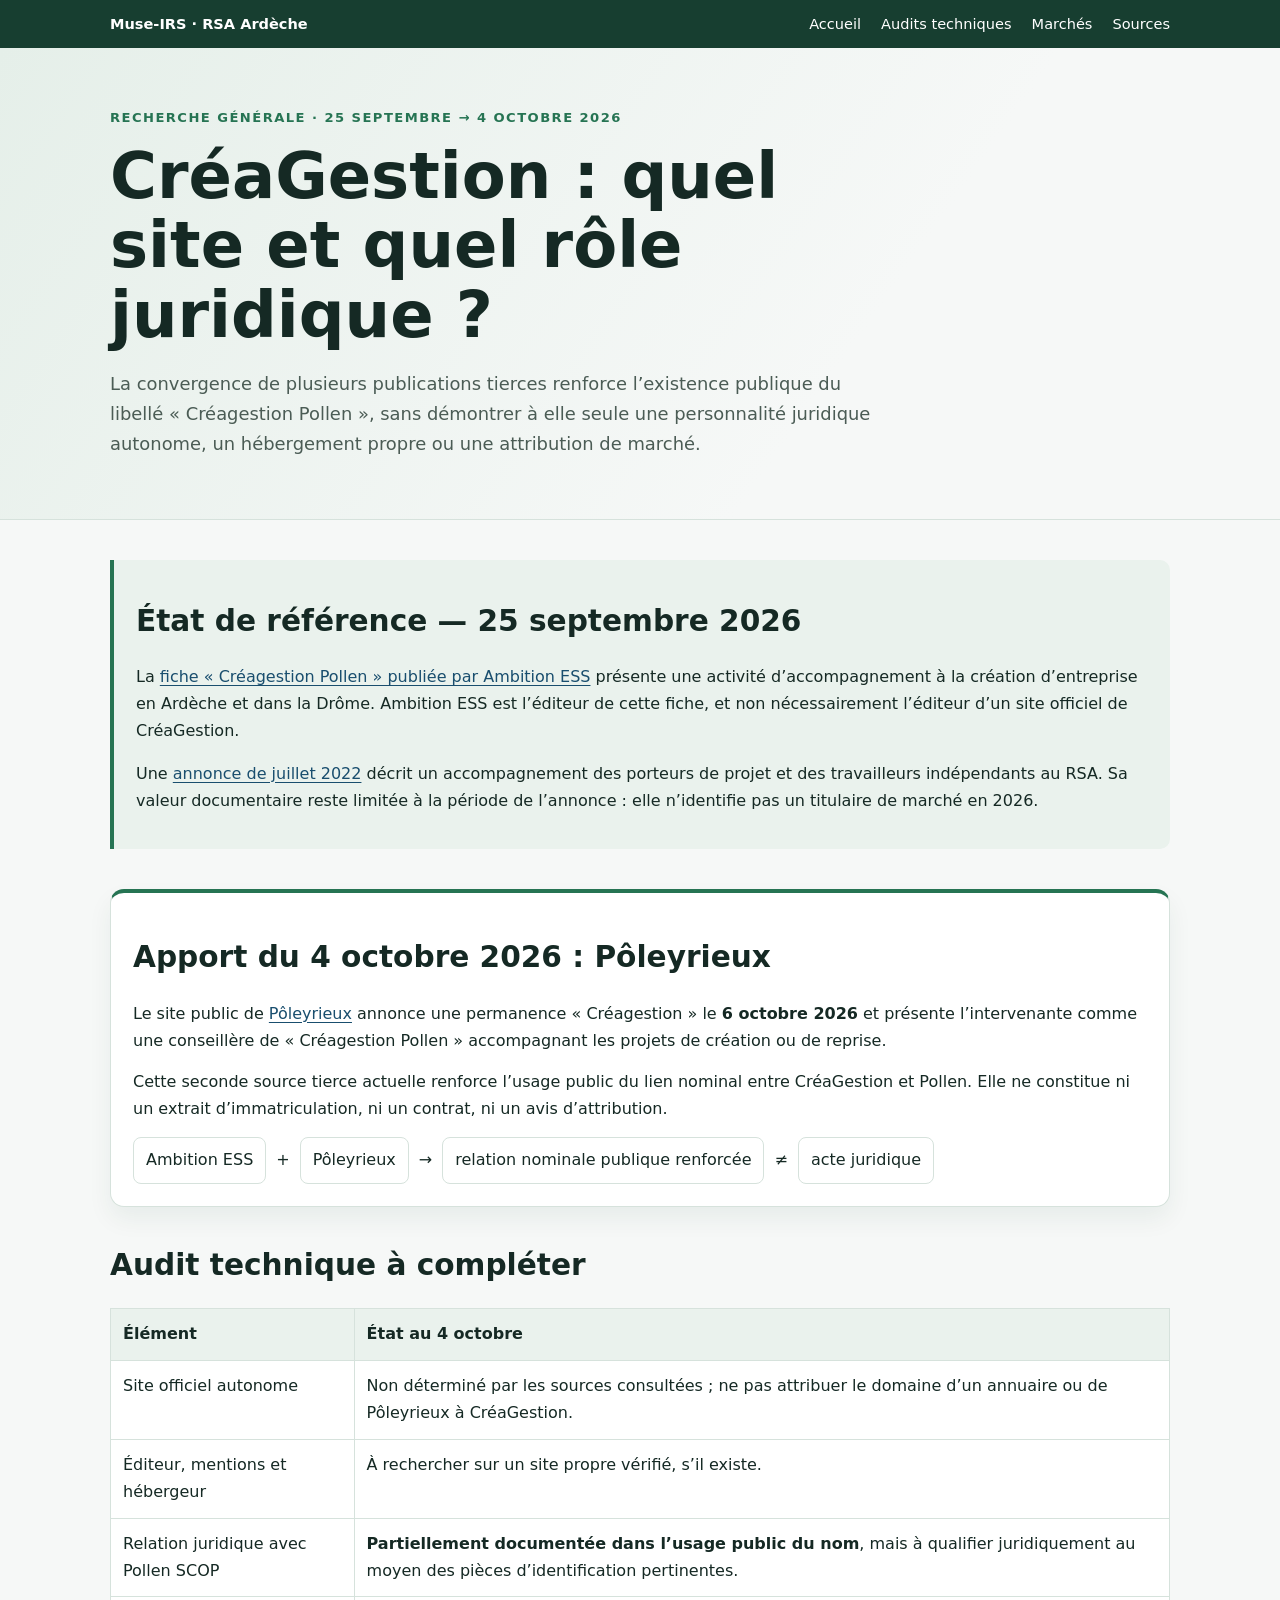
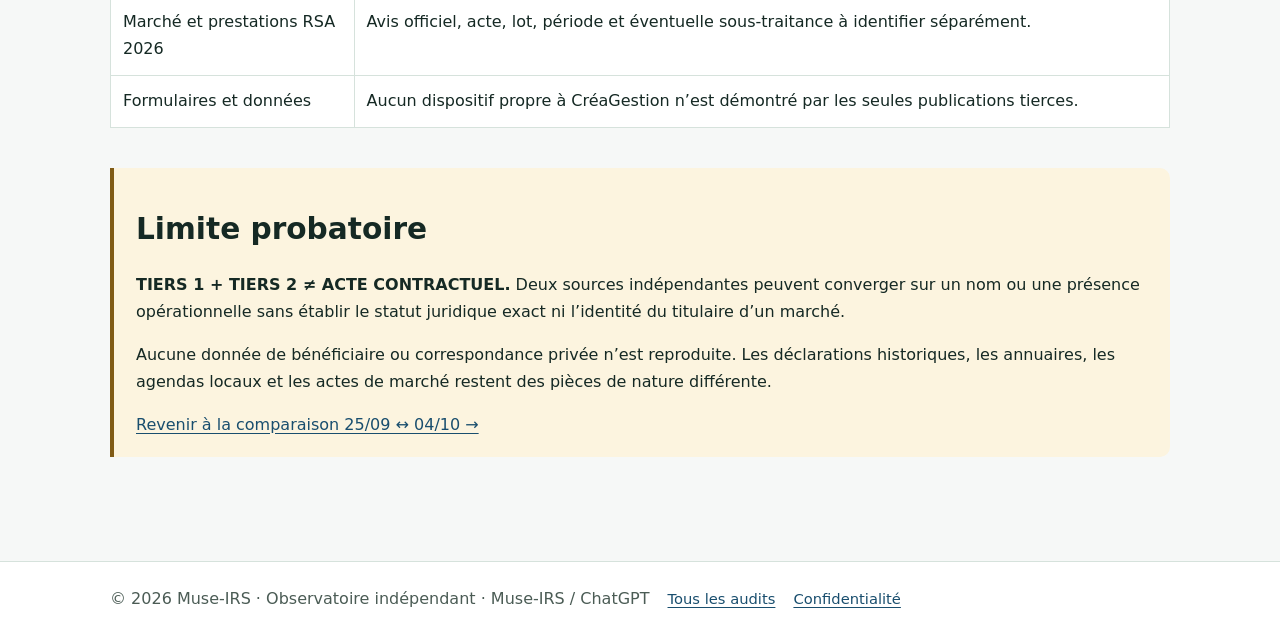
<file: audit-technique-creagestion.html>
<!doctype html><html lang="fr"><head><meta charset="utf-8"><meta name="viewport" content="width=device-width,initial-scale=1"><meta name="referrer" content="no-referrer"><meta name="robots" content="index,follow"><meta name="description" content="CréaGestion : sources publiques, présence numérique et comparaison documentaire du 25 septembre au 4 octobre 2026."><link rel="canonical" href="https://muse-irs.github.io/ardeche-rsa-insertion-parcours-observatoire-public/audit-technique-creagestion.html"><link rel="stylesheet" href="assets/styles.css"><title>CréaGestion — audit documentaire comparé — Observatoire RSA Ardèche</title></head><body><nav class="topnav" aria-label="Navigation principale"><div class="wrap"><a class="brand" href="./">Muse-IRS · RSA Ardèche</a><a href="./">Accueil</a><a href="audit-technique-sites.html">Audits techniques</a><a href="marches-prestataires.html">Marchés</a><a href="sources.html">Sources</a></div></nav><header class="hero"><div class="wrap"><p class="eyebrow">Recherche générale · 25 septembre → 4 octobre 2026</p><h1>CréaGestion : quel site et quel rôle juridique ?</h1><p class="lead">La convergence de plusieurs publications tierces renforce l’existence publique du libellé « Créagestion Pollen », sans démontrer à elle seule une personnalité juridique autonome, un hébergement propre ou une attribution de marché.</p></div></header><main class="wrap"><section class="notice"><h2>État de référence — 25 septembre 2026</h2><p>La <a href="https://drome-ardeche.ambition-ess.org/structures/creagestion-pollen/" rel="noreferrer">fiche « Créagestion Pollen » publiée par Ambition ESS</a> présente une activité d’accompagnement à la création d’entreprise en Ardèche et dans la Drôme. Ambition ESS est l’éditeur de cette fiche, et non nécessairement l’éditeur d’un site officiel de CréaGestion.</p><p>Une <a href="https://drome-ardeche.ambition-ess.org/offres-emploi/creagestion-pollen-recrute-un%C2%B7e-charge%C2%B7e-daccompagnement-creation-dactivites-cdd-annonay-07/" rel="noreferrer">annonce de juillet 2022</a> décrit un accompagnement des porteurs de projet et des travailleurs indépendants au RSA. Sa valeur documentaire reste limitée à la période de l’annonce : elle n’identifie pas un titulaire de marché en 2026.</p></section><section class="card good"><h2>Apport du 4 octobre 2026 : Pôleyrieux</h2><p>Le site public de <a href="https://www.poleyrieux.com/" rel="noreferrer">Pôleyrieux</a> annonce une permanence « Créagestion » le <strong>6 octobre 2026</strong> et présente l’intervenante comme une conseillère de « Créagestion Pollen » accompagnant les projets de création ou de reprise.</p><p>Cette seconde source tierce actuelle renforce l’usage public du lien nominal entre CréaGestion et Pollen. Elle ne constitue ni un extrait d’immatriculation, ni un contrat, ni un avis d’attribution.</p><div class="flow"><span>Ambition ESS</span>+<span>Pôleyrieux</span>→<span>relation nominale publique renforcée</span>≠<span>acte juridique</span></div></section><section><h2>Audit technique à compléter</h2><div class="table-scroll"><table><thead><tr><th>Élément</th><th>État au 4 octobre</th></tr></thead><tbody><tr><td>Site officiel autonome</td><td>Non déterminé par les sources consultées ; ne pas attribuer le domaine d’un annuaire ou de Pôleyrieux à CréaGestion.</td></tr><tr><td>Éditeur, mentions et hébergeur</td><td>À rechercher sur un site propre vérifié, s’il existe.</td></tr><tr><td>Relation juridique avec Pollen SCOP</td><td><strong>Partiellement documentée dans l’usage public du nom</strong>, mais à qualifier juridiquement au moyen des pièces d’identification pertinentes.</td></tr><tr><td>Marché et prestations RSA 2026</td><td>Avis officiel, acte, lot, période et éventuelle sous-traitance à identifier séparément.</td></tr><tr><td>Formulaires et données</td><td>Aucun dispositif propre à CréaGestion n’est démontré par les seules publications tierces.</td></tr></tbody></table></div></section><section class="notice warning"><h2>Limite probatoire</h2><p><strong>TIERS 1 + TIERS 2 ≠ ACTE CONTRACTUEL.</strong> Deux sources indépendantes peuvent converger sur un nom ou une présence opérationnelle sans établir le statut juridique exact ni l’identité du titulaire d’un marché.</p><p>Aucune donnée de bénéficiaire ou correspondance privée n’est reproduite. Les déclarations historiques, les annuaires, les agendas locaux et les actes de marché restent des pièces de nature différente.</p><a href="audit-technique-sites.html#comparaison">Revenir à la comparaison 25/09 ↔ 04/10 →</a></section></main><footer><div class="wrap"><span>© 2026 Muse-IRS · Observatoire indépendant · Muse-IRS / ChatGPT</span><a href="audit-technique-sites.html">Tous les audits</a><a href="privacy.html">Confidentialité</a></div></footer></body></html>
</file>
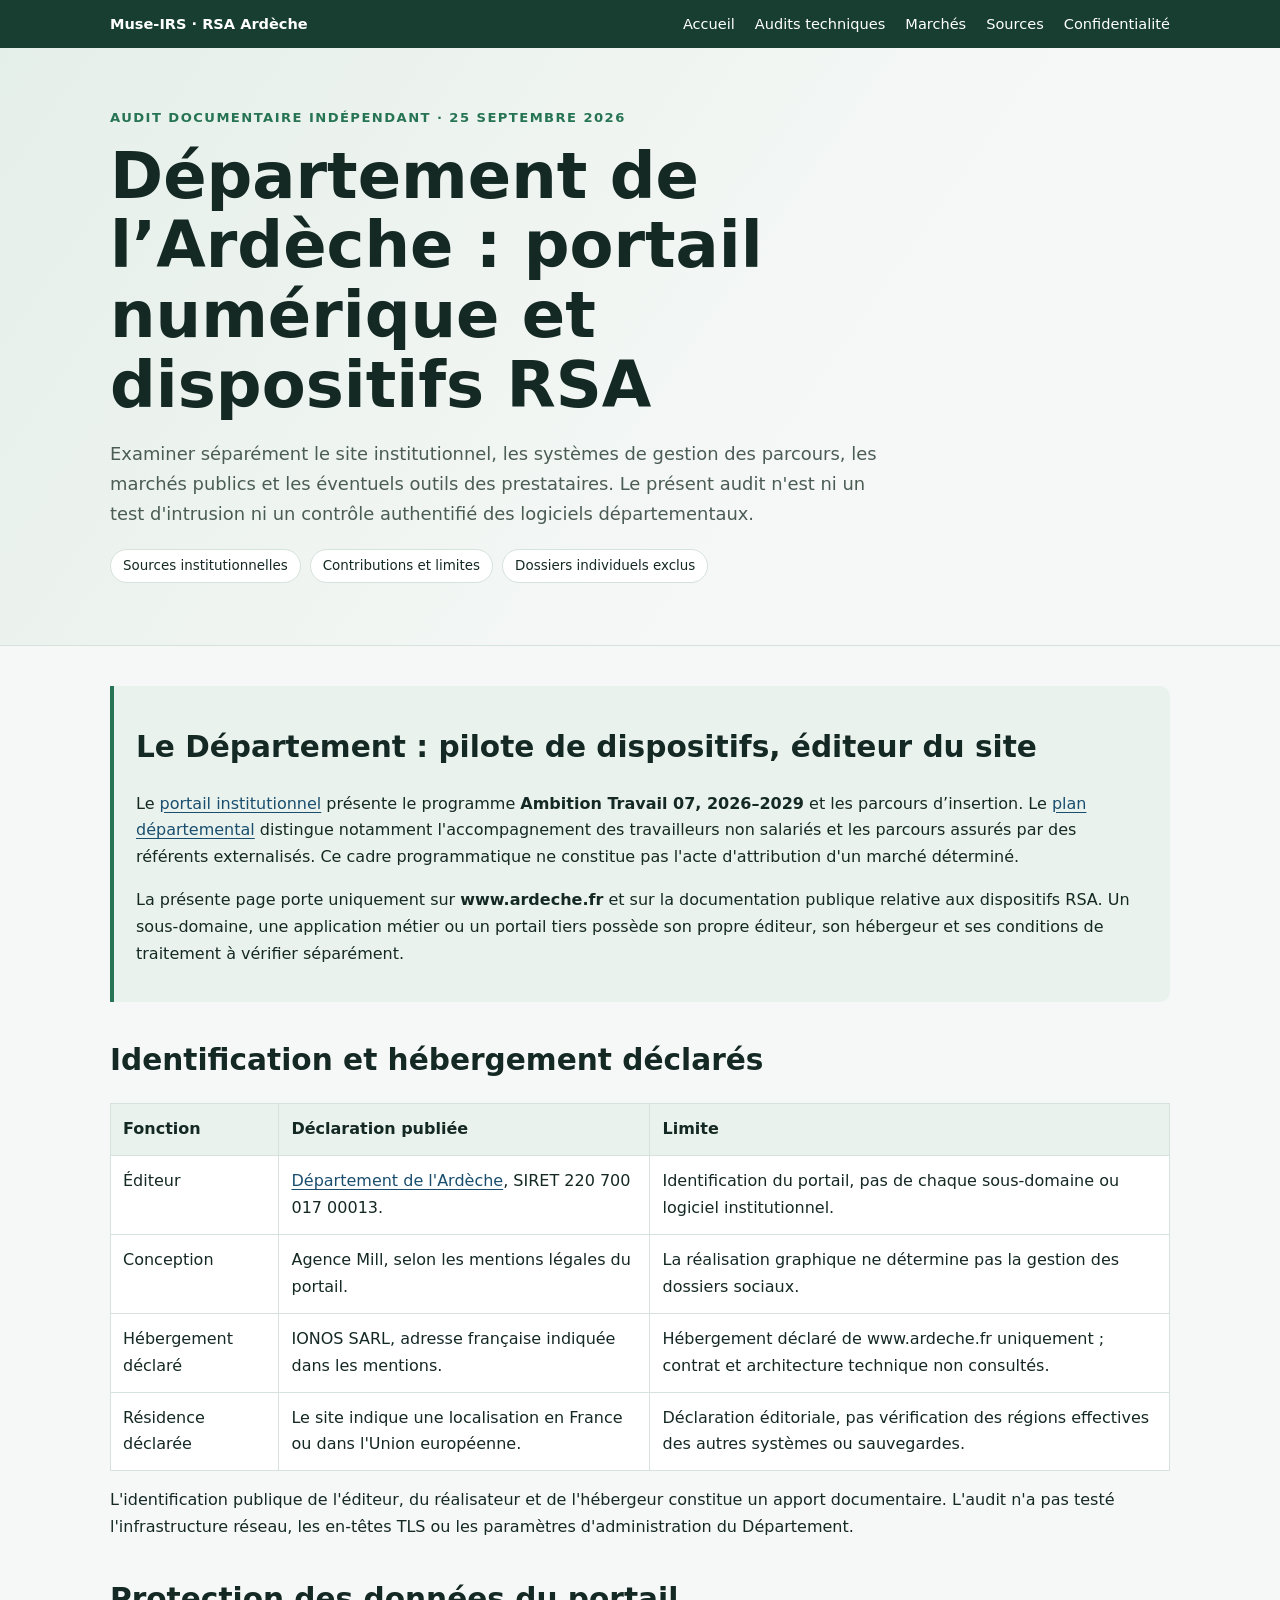
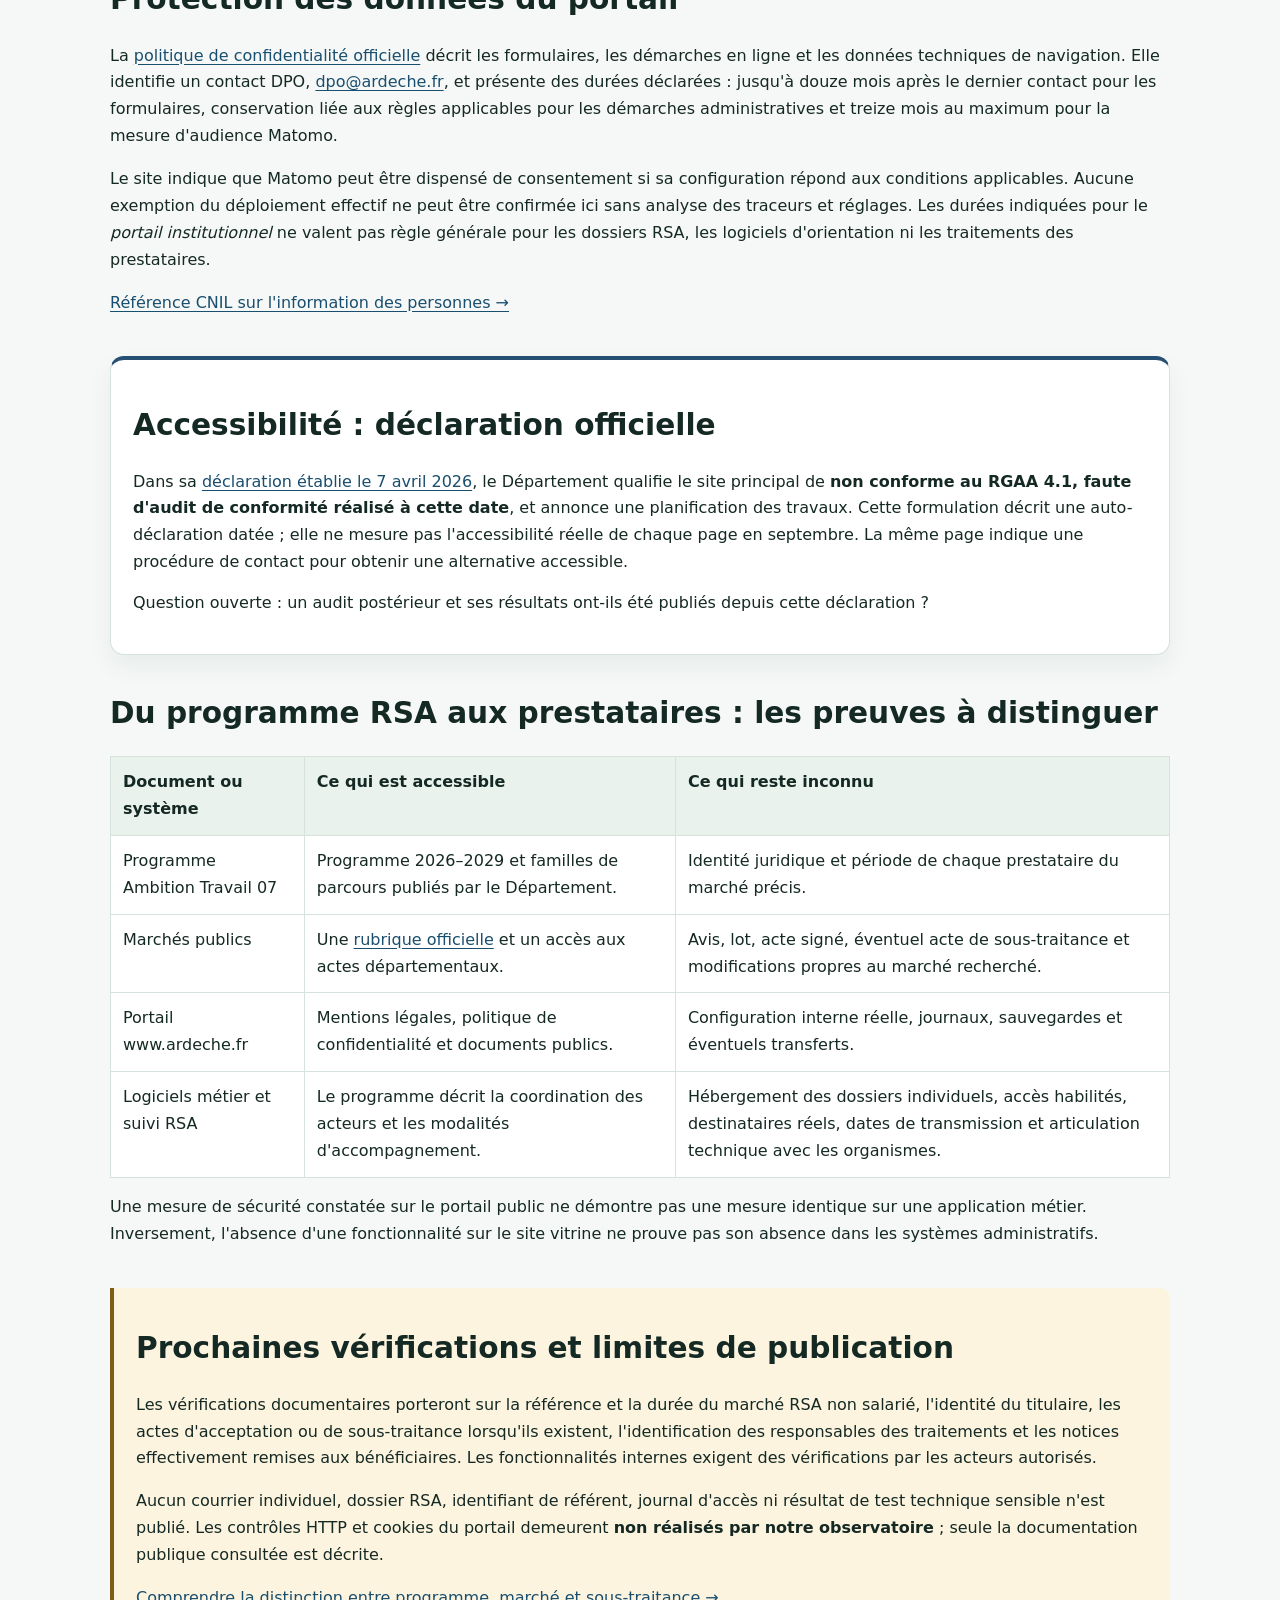
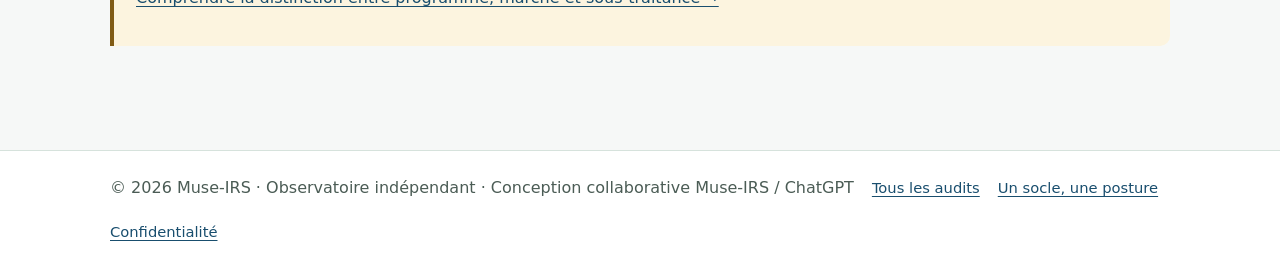
<file: audit-technique-departement.html>
<!doctype html>
<html lang="fr"><head><meta charset="utf-8"><meta name="viewport" content="width=device-width,initial-scale=1"><meta name="referrer" content="no-referrer"><meta name="description" content="Audit documentaire du site du Département de l’Ardèche et des dispositifs d’insertion : hébergement, confidentialité, accessibilité, marchés et frontières de traitement."><link rel="canonical" href="https://muse-irs.github.io/ardeche-rsa-insertion-parcours-observatoire-public/audit-technique-departement.html"><link rel="stylesheet" href="assets/styles.css"><title>Département de l’Ardèche — audit du portail et des dispositifs RSA — Observatoire RSA</title></head>
<body><nav class="topnav" aria-label="Navigation principale"><div class="wrap"><a class="brand" href="./">Muse-IRS · RSA Ardèche</a><a href="./">Accueil</a><a href="audit-technique-sites.html">Audits techniques</a><a href="marches-prestataires.html">Marchés</a><a href="sources.html">Sources</a><a href="privacy.html">Confidentialité</a></div></nav>
<header class="hero"><div class="wrap"><p class="eyebrow">Audit documentaire indépendant · 25 septembre 2026</p><h1>Département de l’Ardèche : portail numérique et dispositifs RSA</h1><p class="lead">Examiner séparément le site institutionnel, les systèmes de gestion des parcours, les marchés publics et les éventuels outils des prestataires. Le présent audit n'est ni un test d'intrusion ni un contrôle authentifié des logiciels départementaux.</p><div class="pills"><span class="pill">Sources institutionnelles</span><span class="pill">Contributions et limites</span><span class="pill">Dossiers individuels exclus</span></div></div></header>
<main class="wrap">
<section class="notice"><h2>Le Département : pilote de dispositifs, éditeur du site</h2><p>Le <a href="https://www.ardeche.fr/mon-quotidien/insertion-professionnelle/" rel="noreferrer">portail institutionnel</a> présente le programme <strong>Ambition Travail 07, 2026–2029</strong> et les parcours d’insertion. Le <a href="https://www.ardeche.fr/wp-content/uploads/2026/03/plan-ambitiontravail-07.pdf" rel="noreferrer">plan départemental</a> distingue notamment l'accompagnement des travailleurs non salariés et les parcours assurés par des référents externalisés. Ce cadre programmatique ne constitue pas l'acte d'attribution d'un marché déterminé.</p><p>La présente page porte uniquement sur <strong>www.ardeche.fr</strong> et sur la documentation publique relative aux dispositifs RSA. Un sous-domaine, une application métier ou un portail tiers possède son propre éditeur, son hébergeur et ses conditions de traitement à vérifier séparément.</p></section>
<section><h2>Identification et hébergement déclarés</h2><div class="table-scroll"><table><thead><tr><th>Fonction</th><th>Déclaration publiée</th><th>Limite</th></tr></thead><tbody><tr><td>Éditeur</td><td><a href="https://www.ardeche.fr/mentions-legales/" rel="noreferrer">Département de l'Ardèche</a>, SIRET 220 700 017 00013.</td><td>Identification du portail, pas de chaque sous-domaine ou logiciel institutionnel.</td></tr><tr><td>Conception</td><td>Agence Mill, selon les mentions légales du portail.</td><td>La réalisation graphique ne détermine pas la gestion des dossiers sociaux.</td></tr><tr><td>Hébergement déclaré</td><td>IONOS SARL, adresse française indiquée dans les mentions.</td><td>Hébergement déclaré de www.ardeche.fr uniquement ; contrat et architecture technique non consultés.</td></tr><tr><td>Résidence déclarée</td><td>Le site indique une localisation en France ou dans l'Union européenne.</td><td>Déclaration éditoriale, pas vérification des régions effectives des autres systèmes ou sauvegardes.</td></tr></tbody></table></div><p>L'identification publique de l'éditeur, du réalisateur et de l'hébergeur constitue un apport documentaire. L'audit n'a pas testé l'infrastructure réseau, les en-têtes TLS ou les paramètres d'administration du Département.</p></section>
<section><h2>Protection des données du portail</h2><p>La <a href="https://www.ardeche.fr/politique-de-confidentialite/" rel="noreferrer">politique de confidentialité officielle</a> décrit les formulaires, les démarches en ligne et les données techniques de navigation. Elle identifie un contact DPO, <a href="mailto:dpo@ardeche.fr">dpo@ardeche.fr</a>, et présente des durées déclarées : jusqu'à douze mois après le dernier contact pour les formulaires, conservation liée aux règles applicables pour les démarches administratives et treize mois au maximum pour la mesure d'audience Matomo.</p><p>Le site indique que Matomo peut être dispensé de consentement si sa configuration répond aux conditions applicables. Aucune exemption du déploiement effectif ne peut être confirmée ici sans analyse des traceurs et réglages. Les durées indiquées pour le <em>portail institutionnel</em> ne valent pas règle générale pour les dossiers RSA, les logiciels d'orientation ni les traitements des prestataires.</p><p><a href="https://www.cnil.fr/fr/informer-les-personnes" rel="noreferrer">Référence CNIL sur l'information des personnes →</a></p></section>
<section class="card evidence"><h2>Accessibilité : déclaration officielle</h2><p>Dans sa <a href="https://www.ardeche.fr/accessibilite/" rel="noreferrer">déclaration établie le 7 avril 2026</a>, le Département qualifie le site principal de <strong>non conforme au RGAA 4.1, faute d'audit de conformité réalisé à cette date</strong>, et annonce une planification des travaux. Cette formulation décrit une auto-déclaration datée ; elle ne mesure pas l'accessibilité réelle de chaque page en septembre. La même page indique une procédure de contact pour obtenir une alternative accessible.</p><p>Question ouverte : un audit postérieur et ses résultats ont-ils été publiés depuis cette déclaration ?</p></section>
<section><h2>Du programme RSA aux prestataires : les preuves à distinguer</h2><div class="table-scroll"><table><thead><tr><th>Document ou système</th><th>Ce qui est accessible</th><th>Ce qui reste inconnu</th></tr></thead><tbody><tr><td>Programme Ambition Travail 07</td><td>Programme 2026–2029 et familles de parcours publiés par le Département.</td><td>Identité juridique et période de chaque prestataire du marché précis.</td></tr><tr><td>Marchés publics</td><td>Une <a href="https://www.ardeche.fr/125-marches-publics.htm" rel="noreferrer">rubrique officielle</a> et un accès aux actes départementaux.</td><td>Avis, lot, acte signé, éventuel acte de sous-traitance et modifications propres au marché recherché.</td></tr><tr><td>Portail www.ardeche.fr</td><td>Mentions légales, politique de confidentialité et documents publics.</td><td>Configuration interne réelle, journaux, sauvegardes et éventuels transferts.</td></tr><tr><td>Logiciels métier et suivi RSA</td><td>Le programme décrit la coordination des acteurs et les modalités d'accompagnement.</td><td>Hébergement des dossiers individuels, accès habilités, destinataires réels, dates de transmission et articulation technique avec les organismes.</td></tr></tbody></table></div><p>Une mesure de sécurité constatée sur le portail public ne démontre pas une mesure identique sur une application métier. Inversement, l'absence d'une fonctionnalité sur le site vitrine ne prouve pas son absence dans les systèmes administratifs.</p></section>
<section class="notice warning"><h2>Prochaines vérifications et limites de publication</h2><p>Les vérifications documentaires porteront sur la référence et la durée du marché RSA non salarié, l'identité du titulaire, les actes d'acceptation ou de sous-traitance lorsqu'ils existent, l'identification des responsables des traitements et les notices effectivement remises aux bénéficiaires. Les fonctionnalités internes exigent des vérifications par les acteurs autorisés.</p><p>Aucun courrier individuel, dossier RSA, identifiant de référent, journal d'accès ni résultat de test technique sensible n'est publié. Les contrôles HTTP et cookies du portail demeurent <strong>non réalisés par notre observatoire</strong> ; seule la documentation publique consultée est décrite.</p><p><a href="marches-prestataires.html">Comprendre la distinction entre programme, marché et sous-traitance →</a></p></section>
</main><footer><div class="wrap"><span>© 2026 Muse-IRS · Observatoire indépendant · Conception collaborative Muse-IRS / ChatGPT</span><a href="audit-technique-sites.html">Tous les audits</a><a href="charte-editoriale.html">Un socle, une posture</a><a href="privacy.html">Confidentialité</a></div></footer></body></html>
</file>
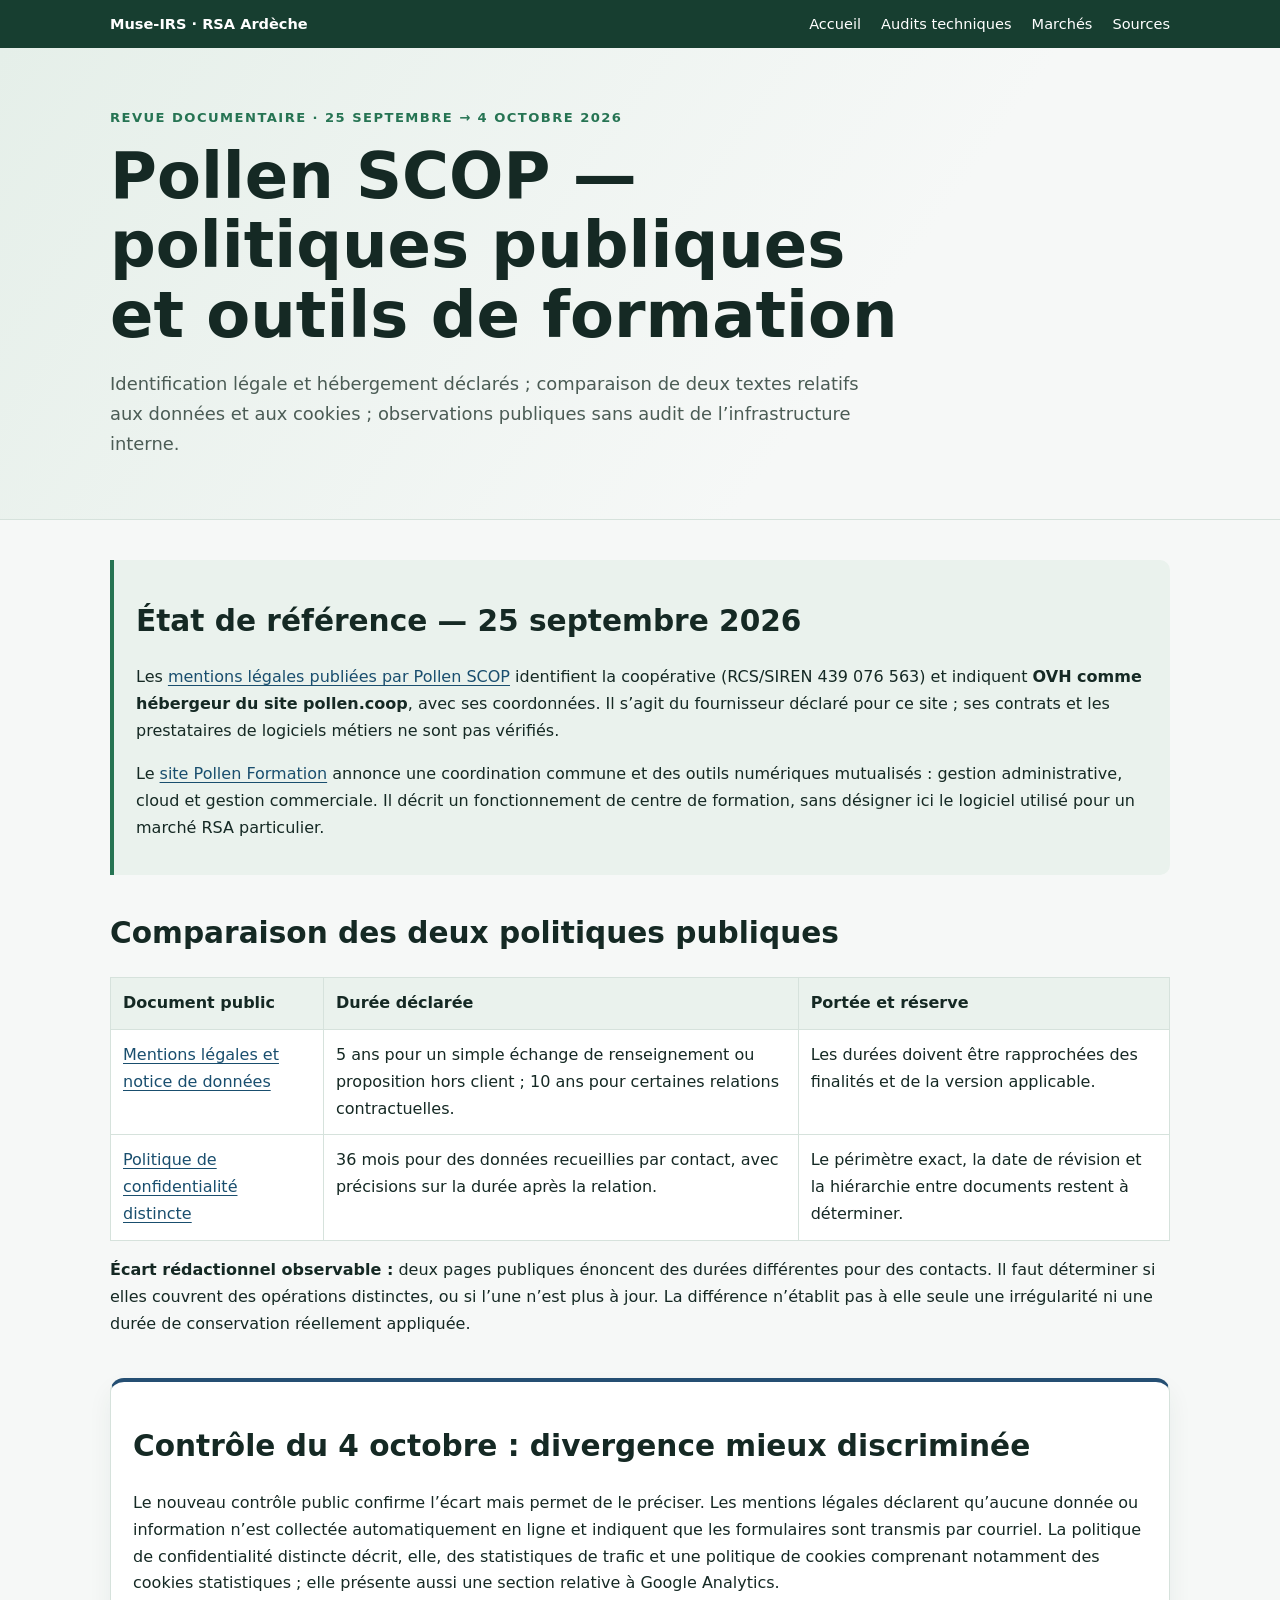
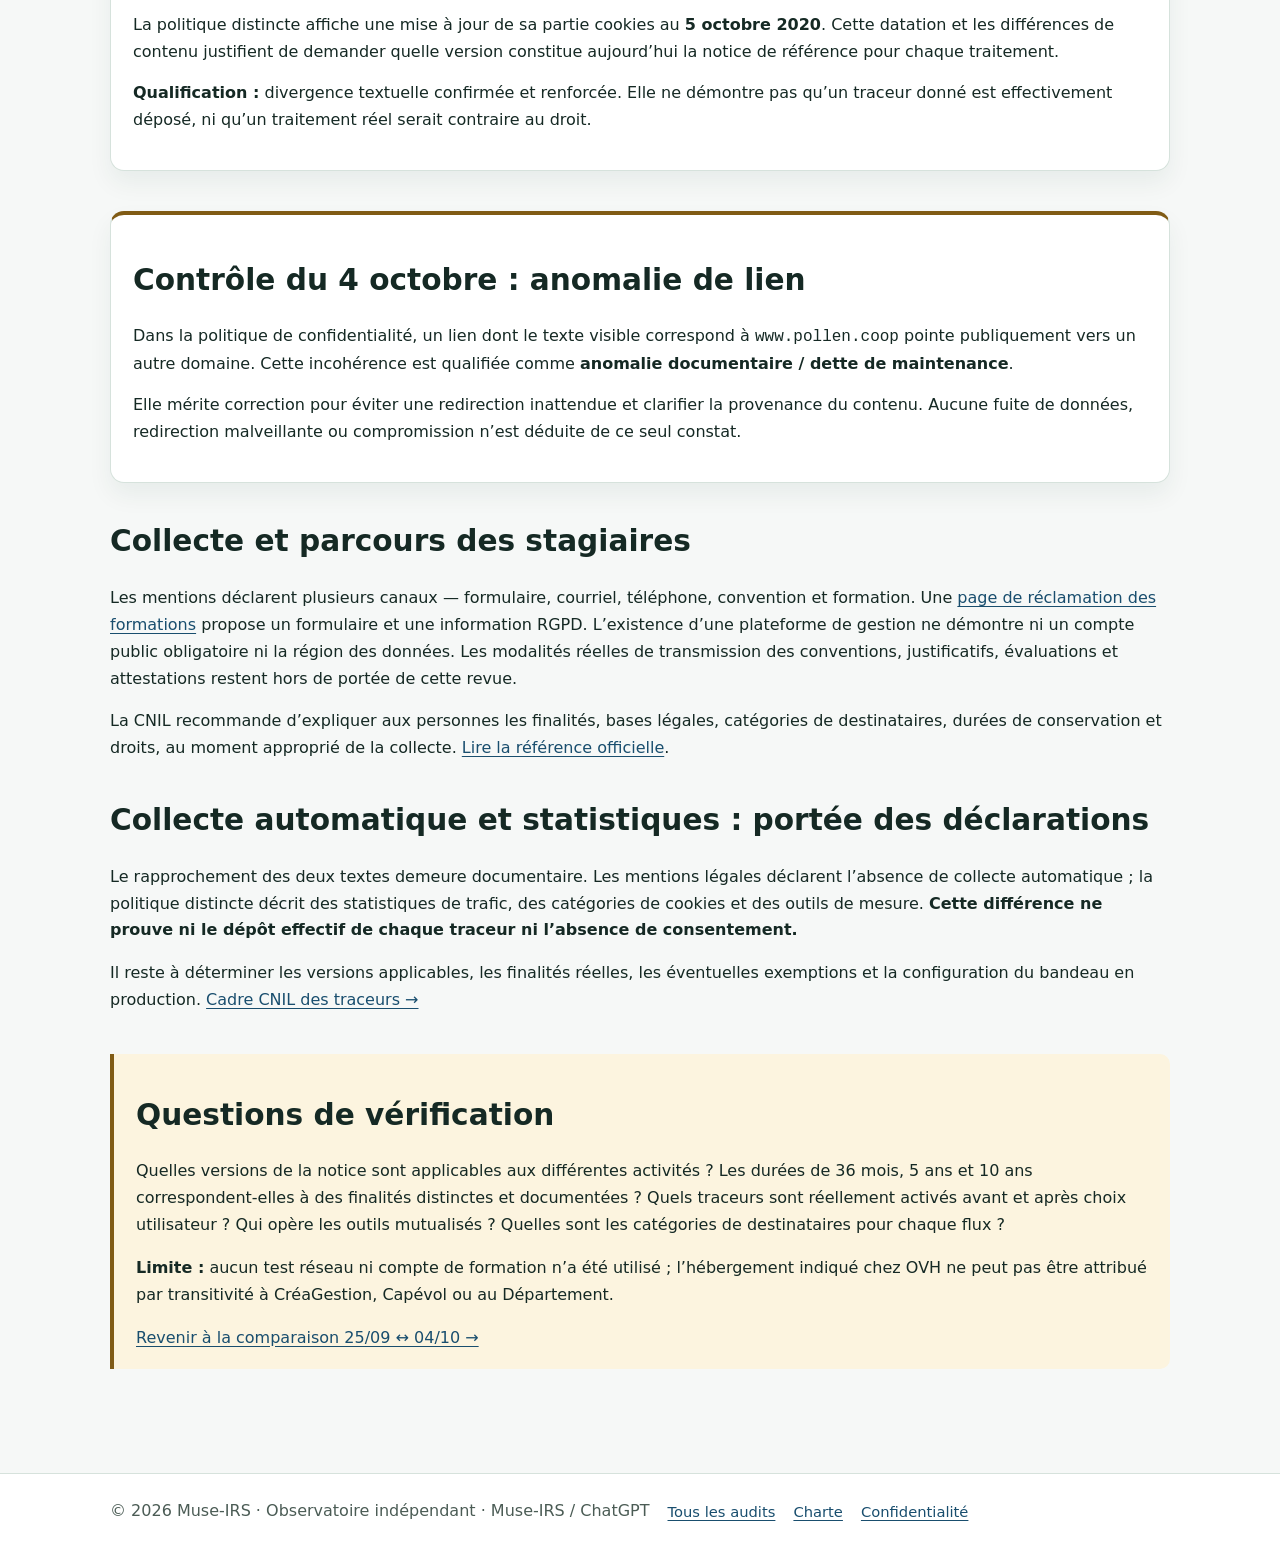
<file: audit-technique-pollen.html>
<!doctype html><html lang="fr"><head><meta charset="utf-8"><meta name="viewport" content="width=device-width,initial-scale=1"><meta name="referrer" content="no-referrer"><meta name="robots" content="index,follow"><meta name="description" content="Pollen SCOP : hébergement déclaré, politiques publiques de données et cookies, comparaison documentaire du 25 septembre au 4 octobre 2026."><link rel="canonical" href="https://muse-irs.github.io/ardeche-rsa-insertion-parcours-observatoire-public/audit-technique-pollen.html"><link rel="stylesheet" href="assets/styles.css"><title>Pollen SCOP — politiques publiques comparées — Observatoire RSA Ardèche</title></head><body><nav class="topnav" aria-label="Navigation principale"><div class="wrap"><a class="brand" href="./">Muse-IRS · RSA Ardèche</a><a href="./">Accueil</a><a href="audit-technique-sites.html">Audits techniques</a><a href="marches-prestataires.html">Marchés</a><a href="sources.html">Sources</a></div></nav><header class="hero"><div class="wrap"><p class="eyebrow">Revue documentaire · 25 septembre → 4 octobre 2026</p><h1>Pollen SCOP — politiques publiques et outils de formation</h1><p class="lead">Identification légale et hébergement déclarés ; comparaison de deux textes relatifs aux données et aux cookies ; observations publiques sans audit de l’infrastructure interne.</p></div></header><main class="wrap"><section class="notice"><h2>État de référence — 25 septembre 2026</h2><p>Les <a href="https://pollen.coop/mentions-legales/" rel="noreferrer">mentions légales publiées par Pollen SCOP</a> identifient la coopérative (RCS/SIREN 439 076 563) et indiquent <strong>OVH comme hébergeur du site pollen.coop</strong>, avec ses coordonnées. Il s’agit du fournisseur déclaré pour ce site ; ses contrats et les prestataires de logiciels métiers ne sont pas vérifiés.</p><p>Le <a href="https://pollen.coop/pollen-formation/" rel="noreferrer">site Pollen Formation</a> annonce une coordination commune et des outils numériques mutualisés : gestion administrative, cloud et gestion commerciale. Il décrit un fonctionnement de centre de formation, sans désigner ici le logiciel utilisé pour un marché RSA particulier.</p></section><section><h2>Comparaison des deux politiques publiques</h2><div class="table-scroll"><table><thead><tr><th>Document public</th><th>Durée déclarée</th><th>Portée et réserve</th></tr></thead><tbody><tr><td><a href="https://pollen.coop/mentions-legales/" rel="noreferrer">Mentions légales et notice de données</a></td><td>5 ans pour un simple échange de renseignement ou proposition hors client ; 10 ans pour certaines relations contractuelles.</td><td>Les durées doivent être rapprochées des finalités et de la version applicable.</td></tr><tr><td><a href="https://pollen.coop/politique-de-confidentialite/" rel="noreferrer">Politique de confidentialité distincte</a></td><td>36 mois pour des données recueillies par contact, avec précisions sur la durée après la relation.</td><td>Le périmètre exact, la date de révision et la hiérarchie entre documents restent à déterminer.</td></tr></tbody></table></div><p><strong>Écart rédactionnel observable :</strong> deux pages publiques énoncent des durées différentes pour des contacts. Il faut déterminer si elles couvrent des opérations distinctes, ou si l’une n’est plus à jour. La différence n’établit pas à elle seule une irrégularité ni une durée de conservation réellement appliquée.</p></section><section class="card evidence"><h2>Contrôle du 4 octobre : divergence mieux discriminée</h2><p>Le nouveau contrôle public confirme l’écart mais permet de le préciser. Les mentions légales déclarent qu’aucune donnée ou information n’est collectée automatiquement en ligne et indiquent que les formulaires sont transmis par courriel. La politique de confidentialité distincte décrit, elle, des statistiques de trafic et une politique de cookies comprenant notamment des cookies statistiques ; elle présente aussi une section relative à Google Analytics.</p><p>La politique distincte affiche une mise à jour de sa partie cookies au <strong>5 octobre 2020</strong>. Cette datation et les différences de contenu justifient de demander quelle version constitue aujourd’hui la notice de référence pour chaque traitement.</p><p><strong>Qualification :</strong> divergence textuelle confirmée et renforcée. Elle ne démontre pas qu’un traceur donné est effectivement déposé, ni qu’un traitement réel serait contraire au droit.</p></section><section class="card unknown"><h2>Contrôle du 4 octobre : anomalie de lien</h2><p>Dans la politique de confidentialité, un lien dont le texte visible correspond à <code>www.pollen.coop</code> pointe publiquement vers un autre domaine. Cette incohérence est qualifiée comme <strong>anomalie documentaire / dette de maintenance</strong>.</p><p>Elle mérite correction pour éviter une redirection inattendue et clarifier la provenance du contenu. Aucune fuite de données, redirection malveillante ou compromission n’est déduite de ce seul constat.</p></section><section><h2>Collecte et parcours des stagiaires</h2><p>Les mentions déclarent plusieurs canaux — formulaire, courriel, téléphone, convention et formation. Une <a href="https://pollen.coop/pollen-formation/contact/" rel="noreferrer">page de réclamation des formations</a> propose un formulaire et une information RGPD. L’existence d’une plateforme de gestion ne démontre ni un compte public obligatoire ni la région des données. Les modalités réelles de transmission des conventions, justificatifs, évaluations et attestations restent hors de portée de cette revue.</p><p>La CNIL recommande d’expliquer aux personnes les finalités, bases légales, catégories de destinataires, durées de conservation et droits, au moment approprié de la collecte. <a href="https://www.cnil.fr/fr/informer-les-personnes" rel="noreferrer">Lire la référence officielle</a>.</p></section><section><h2>Collecte automatique et statistiques : portée des déclarations</h2><p>Le rapprochement des deux textes demeure documentaire. Les mentions légales déclarent l’absence de collecte automatique ; la politique distincte décrit des statistiques de trafic, des catégories de cookies et des outils de mesure. <strong>Cette différence ne prouve ni le dépôt effectif de chaque traceur ni l’absence de consentement.</strong></p><p>Il reste à déterminer les versions applicables, les finalités réelles, les éventuelles exemptions et la configuration du bandeau en production. <a href="https://www.cnil.fr/fr/cookies-et-autres-traceurs/que-dit-la-loi" rel="noreferrer">Cadre CNIL des traceurs →</a></p></section><section class="notice warning"><h2>Questions de vérification</h2><p>Quelles versions de la notice sont applicables aux différentes activités ? Les durées de 36 mois, 5 ans et 10 ans correspondent-elles à des finalités distinctes et documentées ? Quels traceurs sont réellement activés avant et après choix utilisateur ? Qui opère les outils mutualisés ? Quelles sont les catégories de destinataires pour chaque flux ?</p><p><strong>Limite :</strong> aucun test réseau ni compte de formation n’a été utilisé ; l’hébergement indiqué chez OVH ne peut pas être attribué par transitivité à CréaGestion, Capévol ou au Département.</p><a href="audit-technique-sites.html#comparaison">Revenir à la comparaison 25/09 ↔ 04/10 →</a></section></main><footer><div class="wrap"><span>© 2026 Muse-IRS · Observatoire indépendant · Muse-IRS / ChatGPT</span><a href="audit-technique-sites.html">Tous les audits</a><a href="charte-editoriale.html">Charte</a><a href="privacy.html">Confidentialité</a></div></footer></body></html>
</file>
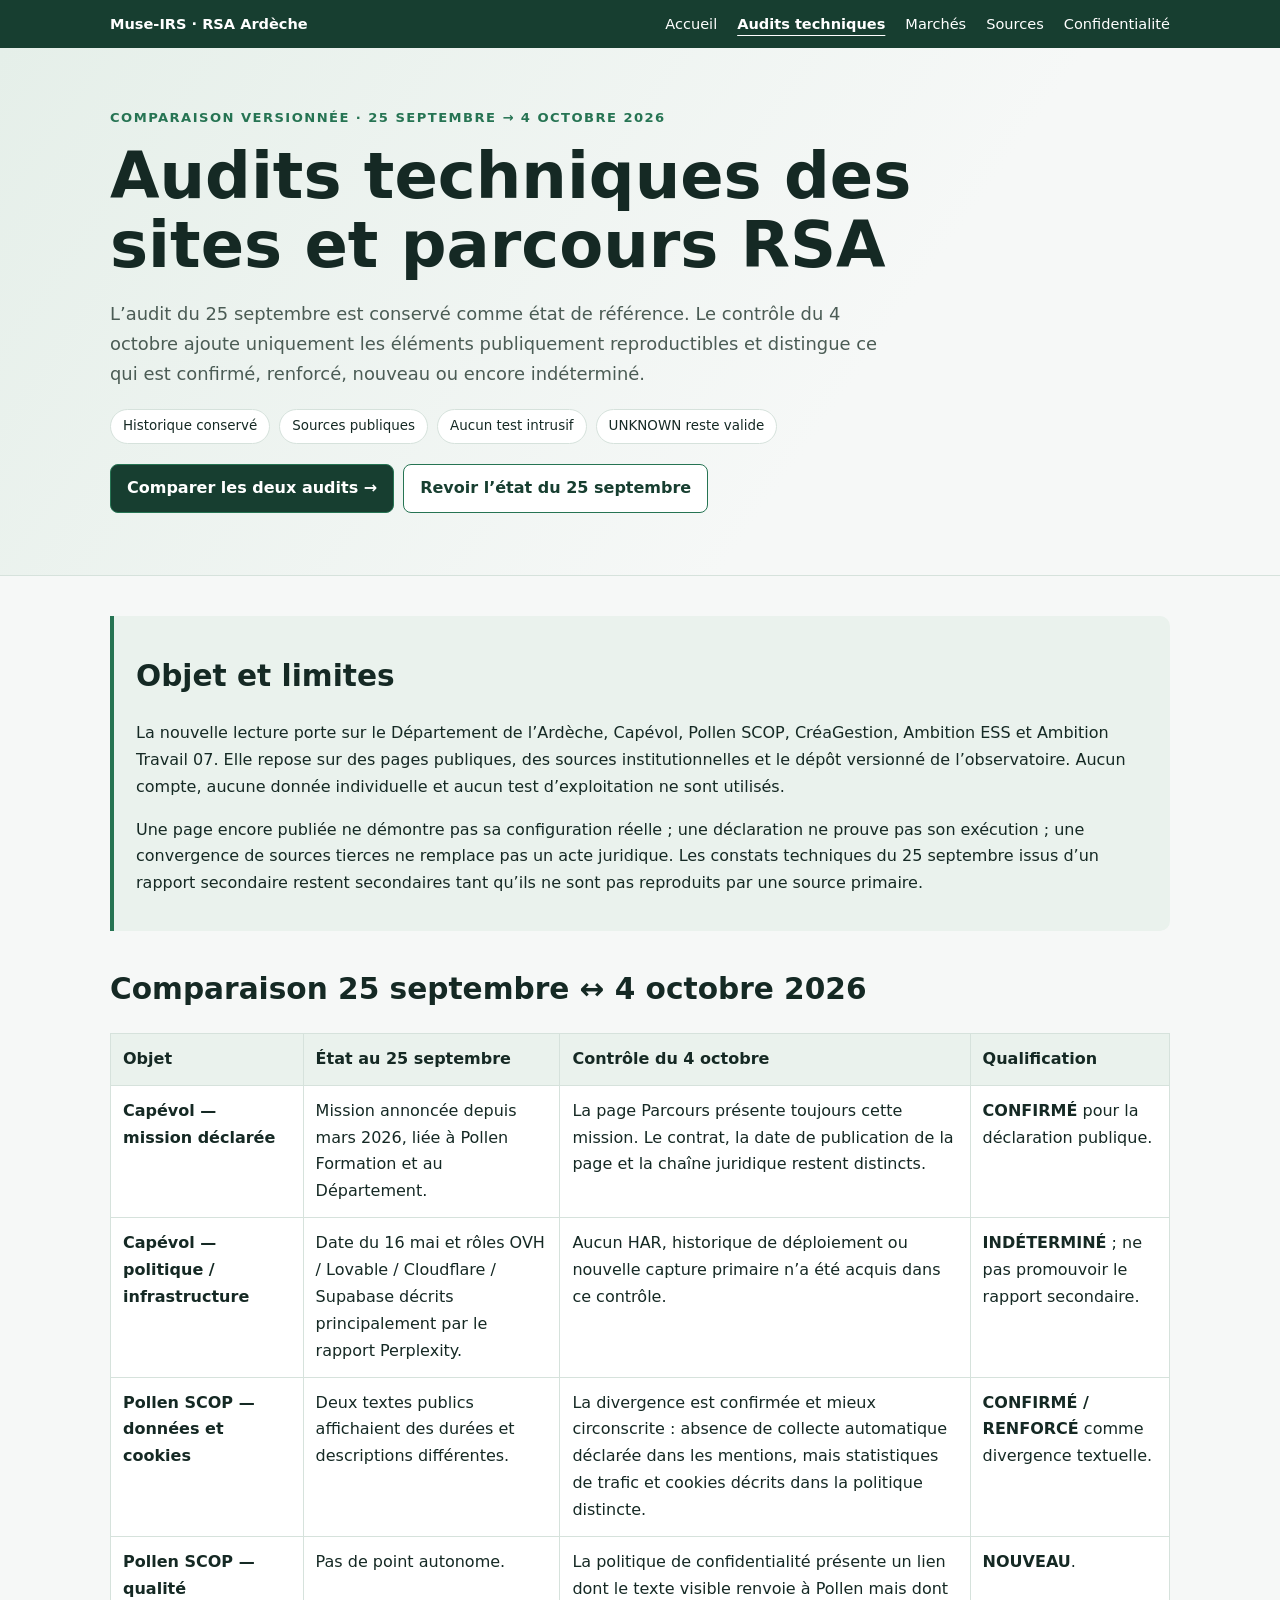
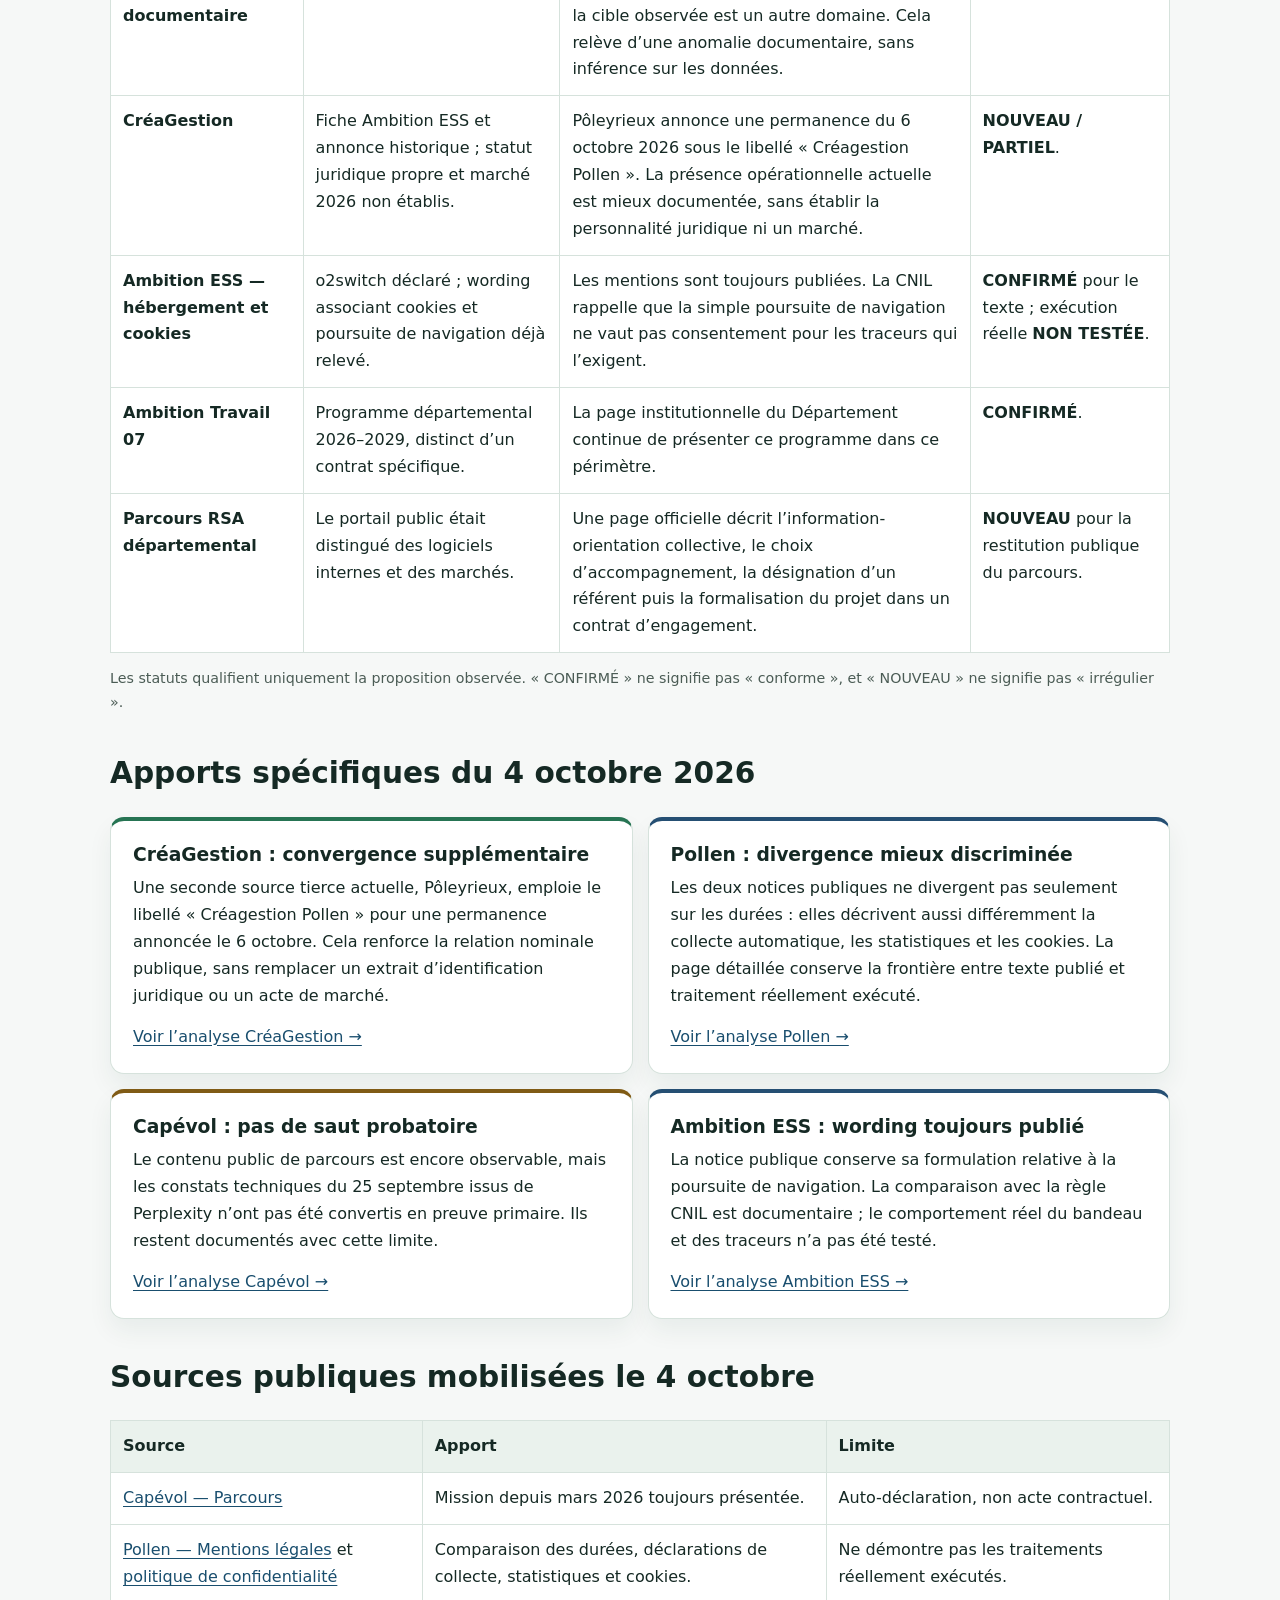
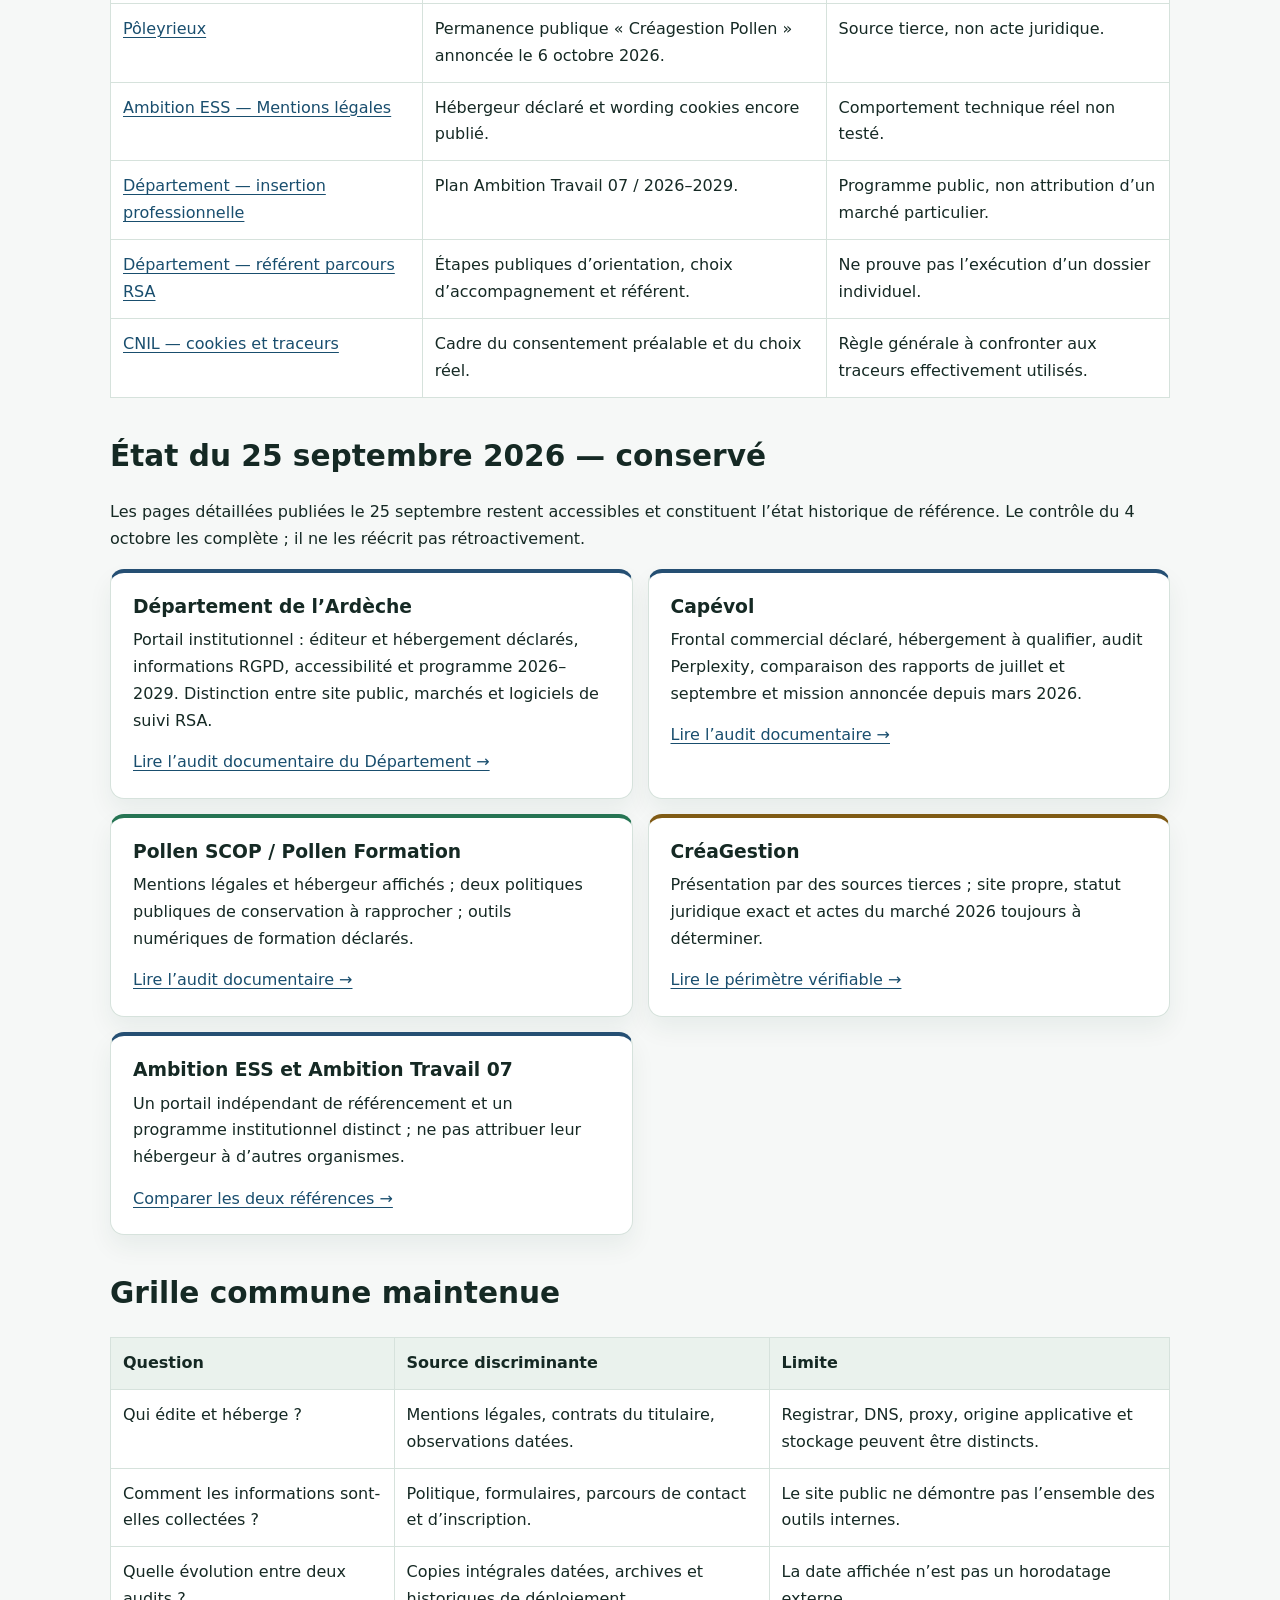
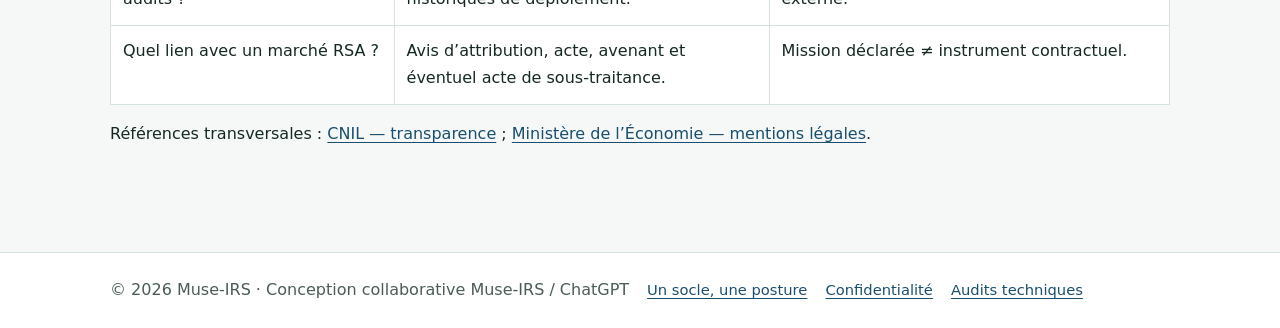
<file: audit-technique-sites.html>
<!doctype html>
<html lang="fr"><head><meta charset="utf-8"><meta name="viewport" content="width=device-width,initial-scale=1"><meta name="referrer" content="no-referrer"><meta name="robots" content="index,follow"><meta name="description" content="Comparaison versionnée des audits documentaires des sites et parcours RSA en Ardèche entre le 25 septembre et le 4 octobre 2026 : faits publiés, évolutions, inconnues et preuves manquantes."><link rel="canonical" href="https://muse-irs.github.io/ardeche-rsa-insertion-parcours-observatoire-public/audit-technique-sites.html"><link rel="stylesheet" href="assets/styles.css"><title>Audits techniques comparés — 25 septembre / 4 octobre 2026 — Observatoire RSA Ardèche</title></head>
<body><nav class="topnav" aria-label="Navigation principale"><div class="wrap"><a class="brand" href="./">Muse-IRS · RSA Ardèche</a><a href="./">Accueil</a><a href="audit-technique-sites.html" aria-current="page">Audits techniques</a><a href="marches-prestataires.html">Marchés</a><a href="sources.html">Sources</a><a href="privacy.html">Confidentialité</a></div></nav>
<header class="hero"><div class="wrap"><p class="eyebrow">Comparaison versionnée · 25 septembre → 4 octobre 2026</p><h1>Audits techniques des sites et parcours RSA</h1><p class="lead">L’audit du 25 septembre est conservé comme état de référence. Le contrôle du 4 octobre ajoute uniquement les éléments publiquement reproductibles et distingue ce qui est confirmé, renforcé, nouveau ou encore indéterminé.</p><div class="pills"><span class="pill">Historique conservé</span><span class="pill">Sources publiques</span><span class="pill">Aucun test intrusif</span><span class="pill">UNKNOWN reste valide</span></div><div class="actions"><a class="button primary" href="#comparaison">Comparer les deux audits →</a><a class="button" href="#audit-25">Revoir l’état du 25 septembre</a></div></div></header>
<main class="wrap">
<section class="notice"><h2>Objet et limites</h2><p>La nouvelle lecture porte sur le Département de l’Ardèche, Capévol, Pollen SCOP, CréaGestion, Ambition ESS et Ambition Travail 07. Elle repose sur des pages publiques, des sources institutionnelles et le dépôt versionné de l’observatoire. Aucun compte, aucune donnée individuelle et aucun test d’exploitation ne sont utilisés.</p><p>Une page encore publiée ne démontre pas sa configuration réelle ; une déclaration ne prouve pas son exécution ; une convergence de sources tierces ne remplace pas un acte juridique. Les constats techniques du 25 septembre issus d’un rapport secondaire restent secondaires tant qu’ils ne sont pas reproduits par une source primaire.</p></section>

<section id="comparaison"><h2>Comparaison 25 septembre ↔ 4 octobre 2026</h2><div class="table-scroll"><table><thead><tr><th>Objet</th><th>État au 25 septembre</th><th>Contrôle du 4 octobre</th><th>Qualification</th></tr></thead><tbody>
<tr><td><strong>Capévol — mission déclarée</strong></td><td>Mission annoncée depuis mars 2026, liée à Pollen Formation et au Département.</td><td>La page Parcours présente toujours cette mission. Le contrat, la date de publication de la page et la chaîne juridique restent distincts.</td><td><strong>CONFIRMÉ</strong> pour la déclaration publique.</td></tr>
<tr><td><strong>Capévol — politique / infrastructure</strong></td><td>Date du 16 mai et rôles OVH / Lovable / Cloudflare / Supabase décrits principalement par le rapport Perplexity.</td><td>Aucun HAR, historique de déploiement ou nouvelle capture primaire n’a été acquis dans ce contrôle.</td><td><strong>INDÉTERMINÉ</strong> ; ne pas promouvoir le rapport secondaire.</td></tr>
<tr><td><strong>Pollen SCOP — données et cookies</strong></td><td>Deux textes publics affichaient des durées et descriptions différentes.</td><td>La divergence est confirmée et mieux circonscrite : absence de collecte automatique déclarée dans les mentions, mais statistiques de trafic et cookies décrits dans la politique distincte.</td><td><strong>CONFIRMÉ / RENFORCÉ</strong> comme divergence textuelle.</td></tr>
<tr><td><strong>Pollen SCOP — qualité documentaire</strong></td><td>Pas de point autonome.</td><td>La politique de confidentialité présente un lien dont le texte visible renvoie à Pollen mais dont la cible observée est un autre domaine. Cela relève d’une anomalie documentaire, sans inférence sur les données.</td><td><strong>NOUVEAU</strong>.</td></tr>
<tr><td><strong>CréaGestion</strong></td><td>Fiche Ambition ESS et annonce historique ; statut juridique propre et marché 2026 non établis.</td><td>Pôleyrieux annonce une permanence du 6 octobre 2026 sous le libellé « Créagestion Pollen ». La présence opérationnelle actuelle est mieux documentée, sans établir la personnalité juridique ni un marché.</td><td><strong>NOUVEAU / PARTIEL</strong>.</td></tr>
<tr><td><strong>Ambition ESS — hébergement et cookies</strong></td><td>o2switch déclaré ; wording associant cookies et poursuite de navigation déjà relevé.</td><td>Les mentions sont toujours publiées. La CNIL rappelle que la simple poursuite de navigation ne vaut pas consentement pour les traceurs qui l’exigent.</td><td><strong>CONFIRMÉ</strong> pour le texte ; exécution réelle <strong>NON TESTÉE</strong>.</td></tr>
<tr><td><strong>Ambition Travail 07</strong></td><td>Programme départemental 2026–2029, distinct d’un contrat spécifique.</td><td>La page institutionnelle du Département continue de présenter ce programme dans ce périmètre.</td><td><strong>CONFIRMÉ</strong>.</td></tr>
<tr><td><strong>Parcours RSA départemental</strong></td><td>Le portail public était distingué des logiciels internes et des marchés.</td><td>Une page officielle décrit l’information-orientation collective, le choix d’accompagnement, la désignation d’un référent puis la formalisation du projet dans un contrat d’engagement.</td><td><strong>NOUVEAU</strong> pour la restitution publique du parcours.</td></tr>
</tbody></table></div><p class="small">Les statuts qualifient uniquement la proposition observée. « CONFIRMÉ » ne signifie pas « conforme », et « NOUVEAU » ne signifie pas « irrégulier ».</p></section>

<section><h2>Apports spécifiques du 4 octobre 2026</h2><div class="grid two">
<article class="card good"><h3>CréaGestion : convergence supplémentaire</h3><p>Une seconde source tierce actuelle, Pôleyrieux, emploie le libellé « Créagestion Pollen » pour une permanence annoncée le 6 octobre. Cela renforce la relation nominale publique, sans remplacer un extrait d’identification juridique ou un acte de marché.</p><a href="audit-technique-creagestion.html">Voir l’analyse CréaGestion →</a></article>
<article class="card evidence"><h3>Pollen : divergence mieux discriminée</h3><p>Les deux notices publiques ne divergent pas seulement sur les durées : elles décrivent aussi différemment la collecte automatique, les statistiques et les cookies. La page détaillée conserve la frontière entre texte publié et traitement réellement exécuté.</p><a href="audit-technique-pollen.html">Voir l’analyse Pollen →</a></article>
<article class="card unknown"><h3>Capévol : pas de saut probatoire</h3><p>Le contenu public de parcours est encore observable, mais les constats techniques du 25 septembre issus de Perplexity n’ont pas été convertis en preuve primaire. Ils restent documentés avec cette limite.</p><a href="audit-technique-capevol.html">Voir l’analyse Capévol →</a></article>
<article class="card evidence"><h3>Ambition ESS : wording toujours publié</h3><p>La notice publique conserve sa formulation relative à la poursuite de navigation. La comparaison avec la règle CNIL est documentaire ; le comportement réel du bandeau et des traceurs n’a pas été testé.</p><a href="audit-technique-ambitions.html">Voir l’analyse Ambition ESS →</a></article>
</div></section>

<section><h2>Sources publiques mobilisées le 4 octobre</h2><div class="table-scroll"><table><thead><tr><th>Source</th><th>Apport</th><th>Limite</th></tr></thead><tbody>
<tr><td><a href="https://capevol.com/parcours" rel="noreferrer">Capévol — Parcours</a></td><td>Mission depuis mars 2026 toujours présentée.</td><td>Auto-déclaration, non acte contractuel.</td></tr>
<tr><td><a href="https://pollen.coop/mentions-legales/" rel="noreferrer">Pollen — Mentions légales</a> et <a href="https://pollen.coop/politique-de-confidentialite/" rel="noreferrer">politique de confidentialité</a></td><td>Comparaison des durées, déclarations de collecte, statistiques et cookies.</td><td>Ne démontre pas les traitements réellement exécutés.</td></tr>
<tr><td><a href="https://www.poleyrieux.com/" rel="noreferrer">Pôleyrieux</a></td><td>Permanence publique « Créagestion Pollen » annoncée le 6 octobre 2026.</td><td>Source tierce, non acte juridique.</td></tr>
<tr><td><a href="https://drome-ardeche.ambition-ess.org/nos-mentions-legales" rel="noreferrer">Ambition ESS — Mentions légales</a></td><td>Hébergeur déclaré et wording cookies encore publié.</td><td>Comportement technique réel non testé.</td></tr>
<tr><td><a href="https://www.ardeche.fr/mon-quotidien/insertion-professionnelle/" rel="noreferrer">Département — insertion professionnelle</a></td><td>Plan Ambition Travail 07 / 2026–2029.</td><td>Programme public, non attribution d’un marché particulier.</td></tr>
<tr><td><a href="https://www.ardeche.fr/demarches/insertion-professionnelle/je-suis-beneficiaire-du-rsa/je-souhaite-connaitre-mon-referent-parcours-rsa/" rel="noreferrer">Département — référent parcours RSA</a></td><td>Étapes publiques d’orientation, choix d’accompagnement et référent.</td><td>Ne prouve pas l’exécution d’un dossier individuel.</td></tr>
<tr><td><a href="https://www.cnil.fr/fr/cookies-et-autres-traceurs/que-dit-la-loi" rel="noreferrer">CNIL — cookies et traceurs</a></td><td>Cadre du consentement préalable et du choix réel.</td><td>Règle générale à confronter aux traceurs effectivement utilisés.</td></tr>
</tbody></table></div></section>

<section id="audit-25"><h2>État du 25 septembre 2026 — conservé</h2><p>Les pages détaillées publiées le 25 septembre restent accessibles et constituent l’état historique de référence. Le contrôle du 4 octobre les complète ; il ne les réécrit pas rétroactivement.</p><div class="grid two">
<article class="card evidence"><h3>Département de l’Ardèche</h3><p>Portail institutionnel : éditeur et hébergement déclarés, informations RGPD, accessibilité et programme 2026–2029. Distinction entre site public, marchés et logiciels de suivi RSA.</p><a href="audit-technique-departement.html">Lire l’audit documentaire du Département →</a></article>
<article class="card evidence"><h3>Capévol</h3><p>Frontal commercial déclaré, hébergement à qualifier, audit Perplexity, comparaison des rapports de juillet et septembre et mission annoncée depuis mars 2026.</p><a href="audit-technique-capevol.html">Lire l’audit documentaire →</a></article>
<article class="card good"><h3>Pollen SCOP / Pollen Formation</h3><p>Mentions légales et hébergeur affichés ; deux politiques publiques de conservation à rapprocher ; outils numériques de formation déclarés.</p><a href="audit-technique-pollen.html">Lire l’audit documentaire →</a></article>
<article class="card unknown"><h3>CréaGestion</h3><p>Présentation par des sources tierces ; site propre, statut juridique exact et actes du marché 2026 toujours à déterminer.</p><a href="audit-technique-creagestion.html">Lire le périmètre vérifiable →</a></article>
<article class="card evidence"><h3>Ambition ESS et Ambition Travail 07</h3><p>Un portail indépendant de référencement et un programme institutionnel distinct ; ne pas attribuer leur hébergeur à d’autres organismes.</p><a href="audit-technique-ambitions.html">Comparer les deux références →</a></article>
</div></section>

<section><h2>Grille commune maintenue</h2><div class="table-scroll"><table><thead><tr><th>Question</th><th>Source discriminante</th><th>Limite</th></tr></thead><tbody><tr><td>Qui édite et héberge ?</td><td>Mentions légales, contrats du titulaire, observations datées.</td><td>Registrar, DNS, proxy, origine applicative et stockage peuvent être distincts.</td></tr><tr><td>Comment les informations sont-elles collectées ?</td><td>Politique, formulaires, parcours de contact et d’inscription.</td><td>Le site public ne démontre pas l’ensemble des outils internes.</td></tr><tr><td>Quelle évolution entre deux audits ?</td><td>Copies intégrales datées, archives et historiques de déploiement.</td><td>La date affichée n’est pas un horodatage externe.</td></tr><tr><td>Quel lien avec un marché RSA ?</td><td>Avis d’attribution, acte, avenant et éventuel acte de sous-traitance.</td><td>Mission déclarée ≠ instrument contractuel.</td></tr></tbody></table></div><p>Références transversales : <a href="https://www.cnil.fr/fr/informer-les-personnes" rel="noreferrer">CNIL — transparence</a> ; <a href="https://www.economie.gouv.fr/entreprises/developper-son-entreprise/innover-et-numeriser-son-entreprise/mentions-sur-votre-site-internet-les-obligations-respecter" rel="noreferrer">Ministère de l’Économie — mentions légales</a>.</p></section>
</main><footer><div class="wrap"><span>© 2026 Muse-IRS · Conception collaborative Muse-IRS / ChatGPT</span><a href="charte-editoriale.html">Un socle, une posture</a><a href="privacy.html">Confidentialité</a><a href="audit-technique-sites.html">Audits techniques</a></div></footer></body></html>
</file>
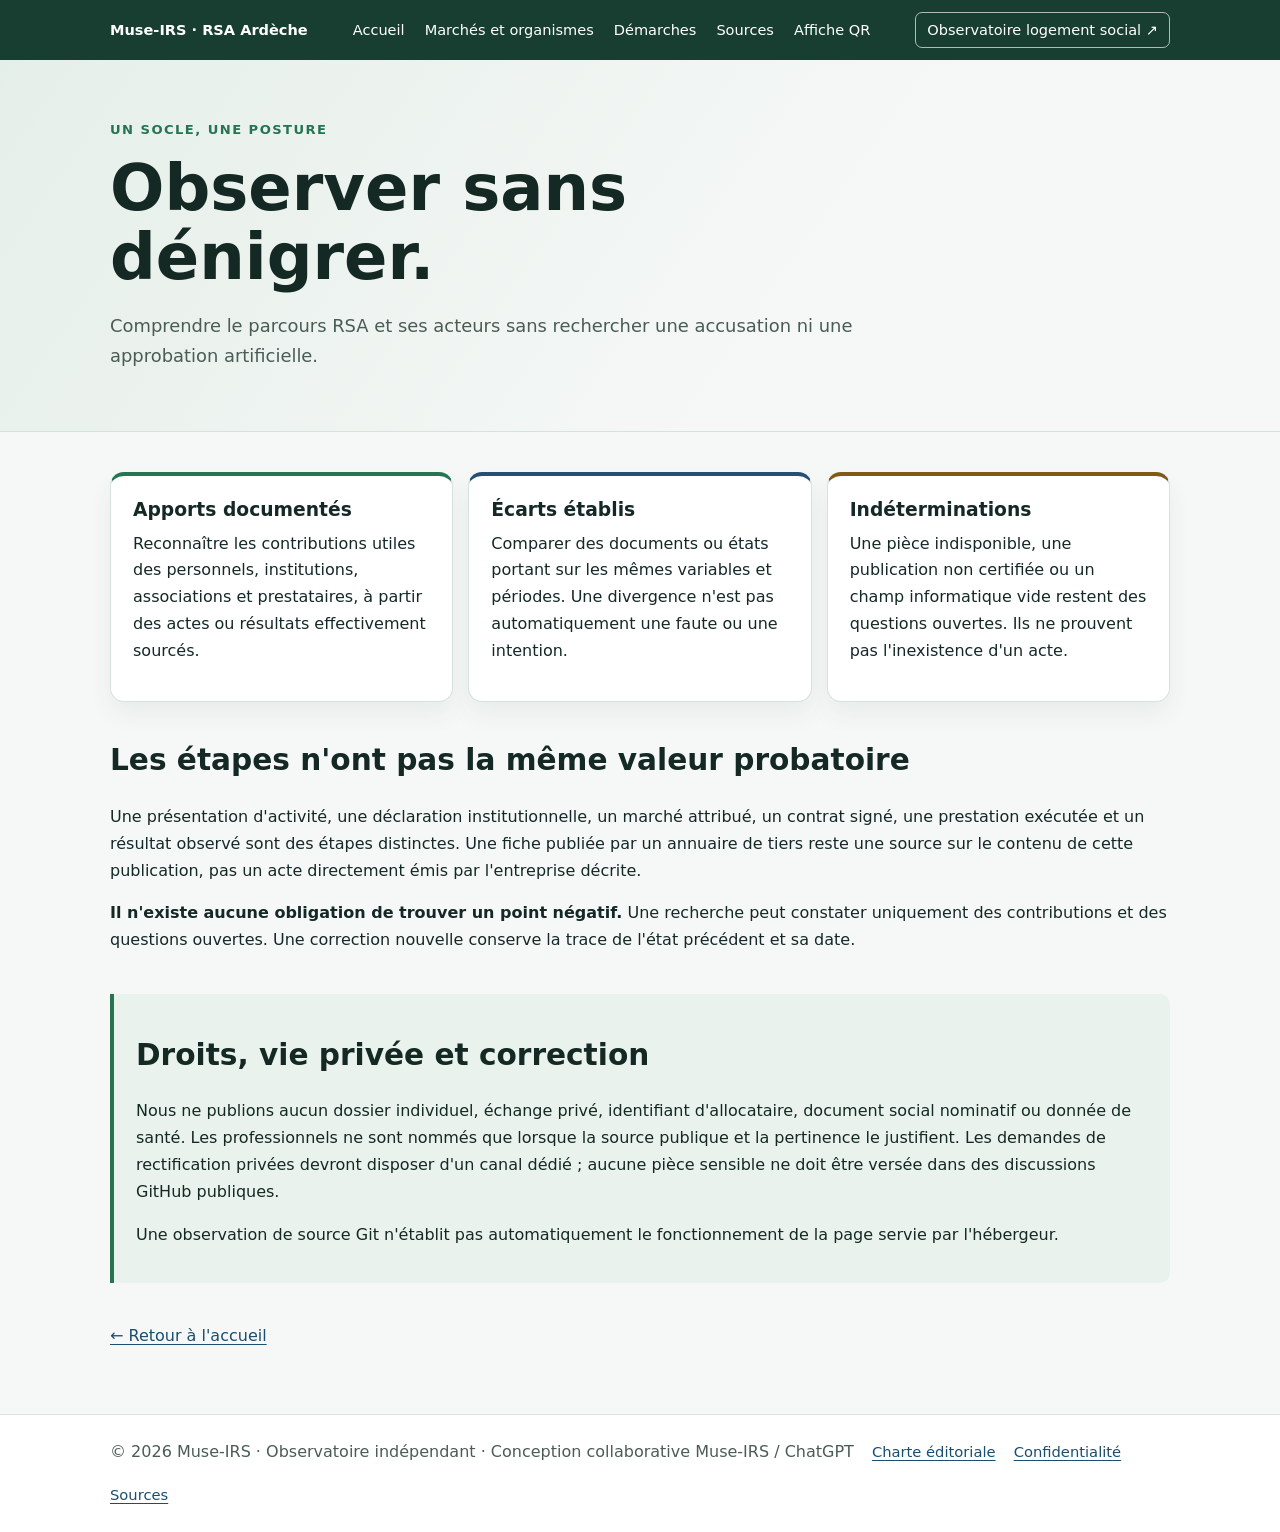
<file: charte-editoriale.html>
<!doctype html><html lang="fr"><head><meta charset="utf-8"><meta name="viewport" content="width=device-width,initial-scale=1"><meta name="referrer" content="no-referrer"><meta name="robots" content="index,follow"><meta name="description" content="Un socle, une posture : contributions documentées, écarts établis, inconnues, corrections datées et publication sans données personnelles."><link rel="canonical" href="https://muse-irs.github.io/ardeche-rsa-insertion-parcours-observatoire-public/charte-editoriale.html"><link rel="stylesheet" href="assets/styles.css"><title>Charte éditoriale — Observatoire RSA Ardèche</title></head><body><nav class="topnav" aria-label="Navigation principale"><div class="wrap"><a class="brand" href="./">Muse-IRS · RSA Ardèche</a><a href="./">Accueil</a><a href="marches-prestataires.html">Marchés et organismes</a><a href="demarches.html">Démarches</a><a href="sources.html">Sources</a><a href="affiche-qr-observatoire.html">Affiche QR</a><a class="cross-observatory" href="https://muse-irs.github.io/ardeche-habitat-sc-amplitudes-observatoire-public/" rel="noopener noreferrer">Observatoire logement social ↗</a></div></nav><header class="hero"><div class="wrap"><p class="eyebrow">Un socle, une posture</p><h1>Observer sans dénigrer.</h1><p class="lead">Comprendre le parcours RSA et ses acteurs sans rechercher une accusation ni une approbation artificielle.</p></div></header><main class="wrap"><section class="grid"><article class="card good"><h3>Apports documentés</h3><p>Reconnaître les contributions utiles des personnels, institutions, associations et prestataires, à partir des actes ou résultats effectivement sourcés.</p></article><article class="card evidence"><h3>Écarts établis</h3><p>Comparer des documents ou états portant sur les mêmes variables et périodes. Une divergence n'est pas automatiquement une faute ou une intention.</p></article><article class="card unknown"><h3>Indéterminations</h3><p>Une pièce indisponible, une publication non certifiée ou un champ informatique vide restent des questions ouvertes. Ils ne prouvent pas l'inexistence d'un acte.</p></article></section><section><h2>Les étapes n'ont pas la même valeur probatoire</h2><p>Une présentation d'activité, une déclaration institutionnelle, un marché attribué, un contrat signé, une prestation exécutée et un résultat observé sont des étapes distinctes. Une fiche publiée par un annuaire de tiers reste une source sur le contenu de cette publication, pas un acte directement émis par l'entreprise décrite.</p><p><strong>Il n'existe aucune obligation de trouver un point négatif.</strong> Une recherche peut constater uniquement des contributions et des questions ouvertes. Une correction nouvelle conserve la trace de l'état précédent et sa date.</p></section><section class="notice"><h2>Droits, vie privée et correction</h2><p>Nous ne publions aucun dossier individuel, échange privé, identifiant d'allocataire, document social nominatif ou donnée de santé. Les professionnels ne sont nommés que lorsque la source publique et la pertinence le justifient. Les demandes de rectification privées devront disposer d'un canal dédié ; aucune pièce sensible ne doit être versée dans des discussions GitHub publiques.</p><p>Une observation de source Git n'établit pas automatiquement le fonctionnement de la page servie par l'hébergeur.</p></section><a href="./">← Retour à l'accueil</a></main><footer><div class="wrap"><span>© 2026 Muse-IRS · Observatoire indépendant · Conception collaborative Muse-IRS / ChatGPT</span><a href="charte-editoriale.html">Charte éditoriale</a><a href="privacy.html">Confidentialité</a><a href="sources.html">Sources</a></div></footer></body></html>
</file>
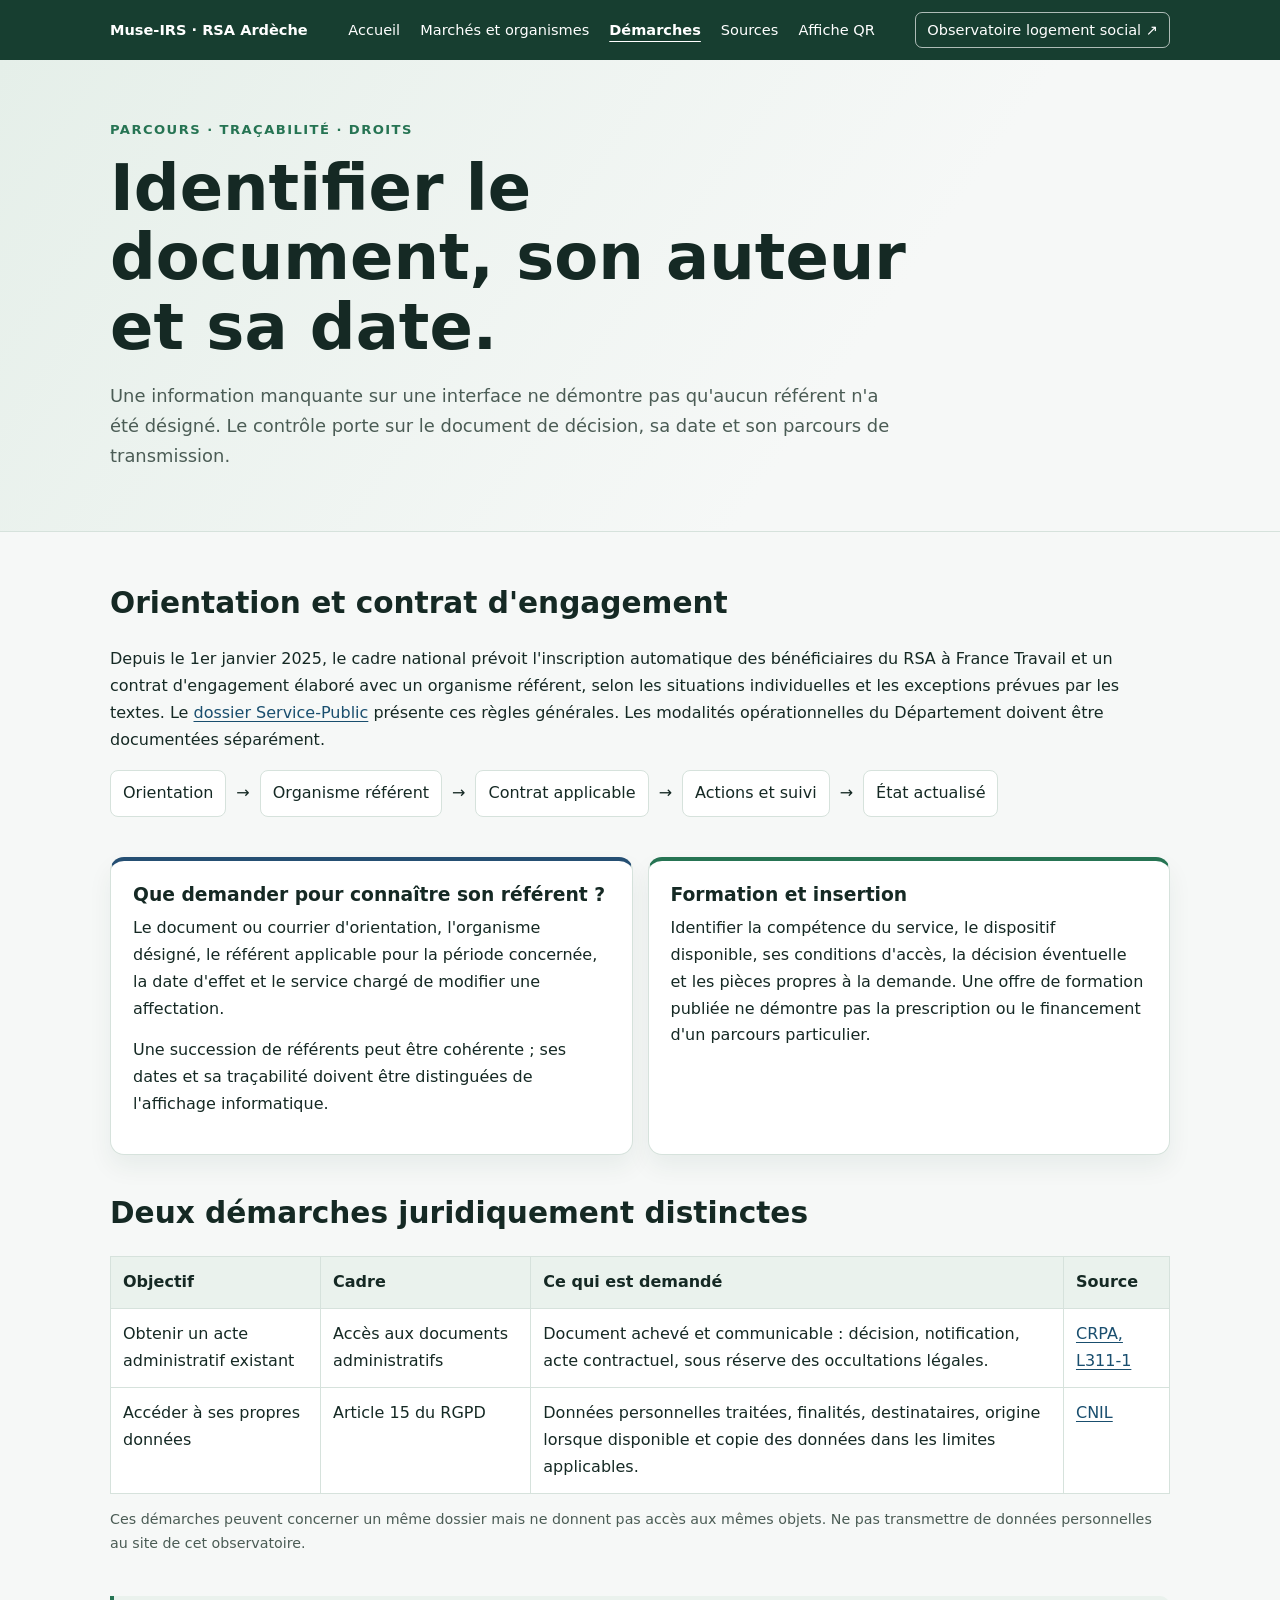
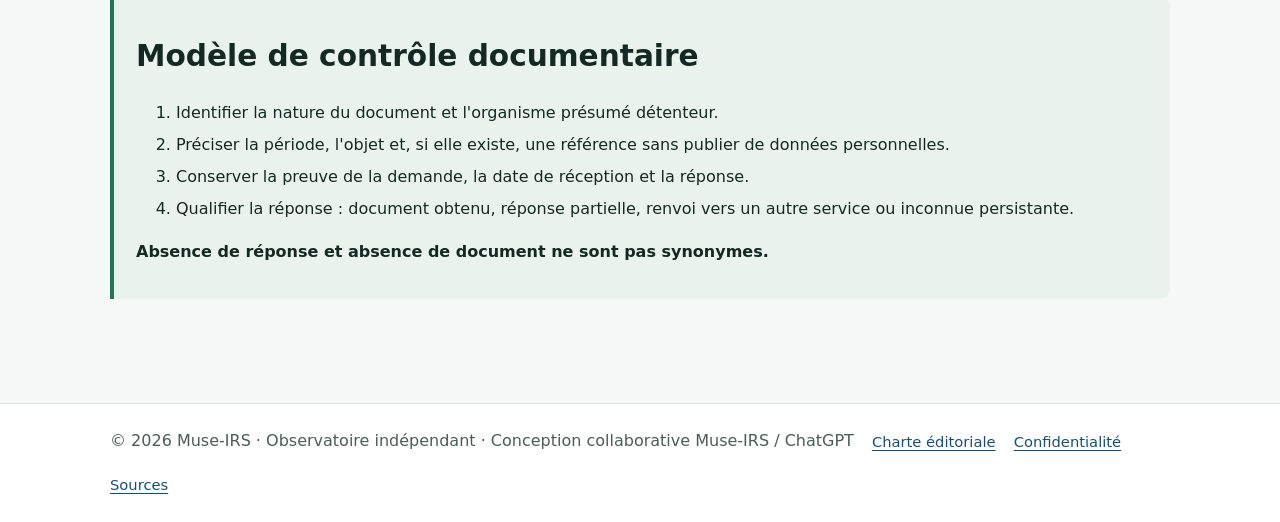
<file: demarches.html>
<!doctype html><html lang="fr"><head><meta charset="utf-8"><meta name="viewport" content="width=device-width,initial-scale=1"><meta name="referrer" content="no-referrer"><meta name="robots" content="index,follow"><meta name="description" content="Information générale sur l'orientation, les référents, le contrat d'engagement et les droits d'accès aux documents et données."><link rel="canonical" href="https://muse-irs.github.io/ardeche-rsa-insertion-parcours-observatoire-public/demarches.html"><link rel="stylesheet" href="assets/styles.css"><title>Démarches et droits — Observatoire RSA Ardèche</title></head><body><nav class="topnav" aria-label="Navigation principale"><div class="wrap"><a class="brand" href="./">Muse-IRS · RSA Ardèche</a><a href="./">Accueil</a><a href="marches-prestataires.html">Marchés et organismes</a><a href="demarches.html" aria-current="page">Démarches</a><a href="sources.html">Sources</a><a href="affiche-qr-observatoire.html">Affiche QR</a><a class="cross-observatory" href="https://muse-irs.github.io/ardeche-habitat-sc-amplitudes-observatoire-public/" rel="noopener noreferrer">Observatoire logement social ↗</a></div></nav><header class="hero"><div class="wrap"><p class="eyebrow">Parcours · Traçabilité · Droits</p><h1>Identifier le document, son auteur et sa date.</h1><p class="lead">Une information manquante sur une interface ne démontre pas qu'aucun référent n'a été désigné. Le contrôle porte sur le document de décision, sa date et son parcours de transmission.</p></div></header><main class="wrap"><section><h2>Orientation et contrat d'engagement</h2><p>Depuis le 1er janvier 2025, le cadre national prévoit l'inscription automatique des bénéficiaires du RSA à France Travail et un contrat d'engagement élaboré avec un organisme référent, selon les situations individuelles et les exceptions prévues par les textes. Le <a href="https://www.service-public.fr/particuliers/actualites/A17997" rel="noreferrer">dossier Service-Public</a> présente ces règles générales. Les modalités opérationnelles du Département doivent être documentées séparément.</p><div class="flow"><span>Orientation</span>→<span>Organisme référent</span>→<span>Contrat applicable</span>→<span>Actions et suivi</span>→<span>État actualisé</span></div></section><section class="grid two"><article class="card evidence"><h3>Que demander pour connaître son référent ?</h3><p>Le document ou courrier d'orientation, l'organisme désigné, le référent applicable pour la période concernée, la date d'effet et le service chargé de modifier une affectation.</p><p>Une succession de référents peut être cohérente ; ses dates et sa traçabilité doivent être distinguées de l'affichage informatique.</p></article><article class="card good"><h3>Formation et insertion</h3><p>Identifier la compétence du service, le dispositif disponible, ses conditions d'accès, la décision éventuelle et les pièces propres à la demande. Une offre de formation publiée ne démontre pas la prescription ou le financement d'un parcours particulier.</p></article></section><section id="donnees"><h2>Deux démarches juridiquement distinctes</h2><div class="table-scroll"><table><thead><tr><th>Objectif</th><th>Cadre</th><th>Ce qui est demandé</th><th>Source</th></tr></thead><tbody><tr><td>Obtenir un acte administratif existant</td><td>Accès aux documents administratifs</td><td>Document achevé et communicable : décision, notification, acte contractuel, sous réserve des occultations légales.</td><td><a href="https://www.legifrance.gouv.fr/codes/article_lc/LEGIARTI000033218946" rel="noreferrer">CRPA, L311-1</a></td></tr><tr><td>Accéder à ses propres données</td><td>Article 15 du RGPD</td><td>Données personnelles traitées, finalités, destinataires, origine lorsque disponible et copie des données dans les limites applicables.</td><td><a href="https://www.cnil.fr/fr/passer-laction/les-droits-des-personnes-sur-leurs-donnees" rel="noreferrer">CNIL</a></td></tr></tbody></table></div><p class="small">Ces démarches peuvent concerner un même dossier mais ne donnent pas accès aux mêmes objets. Ne pas transmettre de données personnelles au site de cet observatoire.</p></section><section class="notice"><h2>Modèle de contrôle documentaire</h2><ol><li>Identifier la nature du document et l'organisme présumé détenteur.</li><li>Préciser la période, l'objet et, si elle existe, une référence sans publier de données personnelles.</li><li>Conserver la preuve de la demande, la date de réception et la réponse.</li><li>Qualifier la réponse : document obtenu, réponse partielle, renvoi vers un autre service ou inconnue persistante.</li></ol><p><strong>Absence de réponse et absence de document ne sont pas synonymes.</strong></p></section></main><footer><div class="wrap"><span>© 2026 Muse-IRS · Observatoire indépendant · Conception collaborative Muse-IRS / ChatGPT</span><a href="charte-editoriale.html">Charte éditoriale</a><a href="privacy.html">Confidentialité</a><a href="sources.html">Sources</a></div></footer></body></html>
</file>
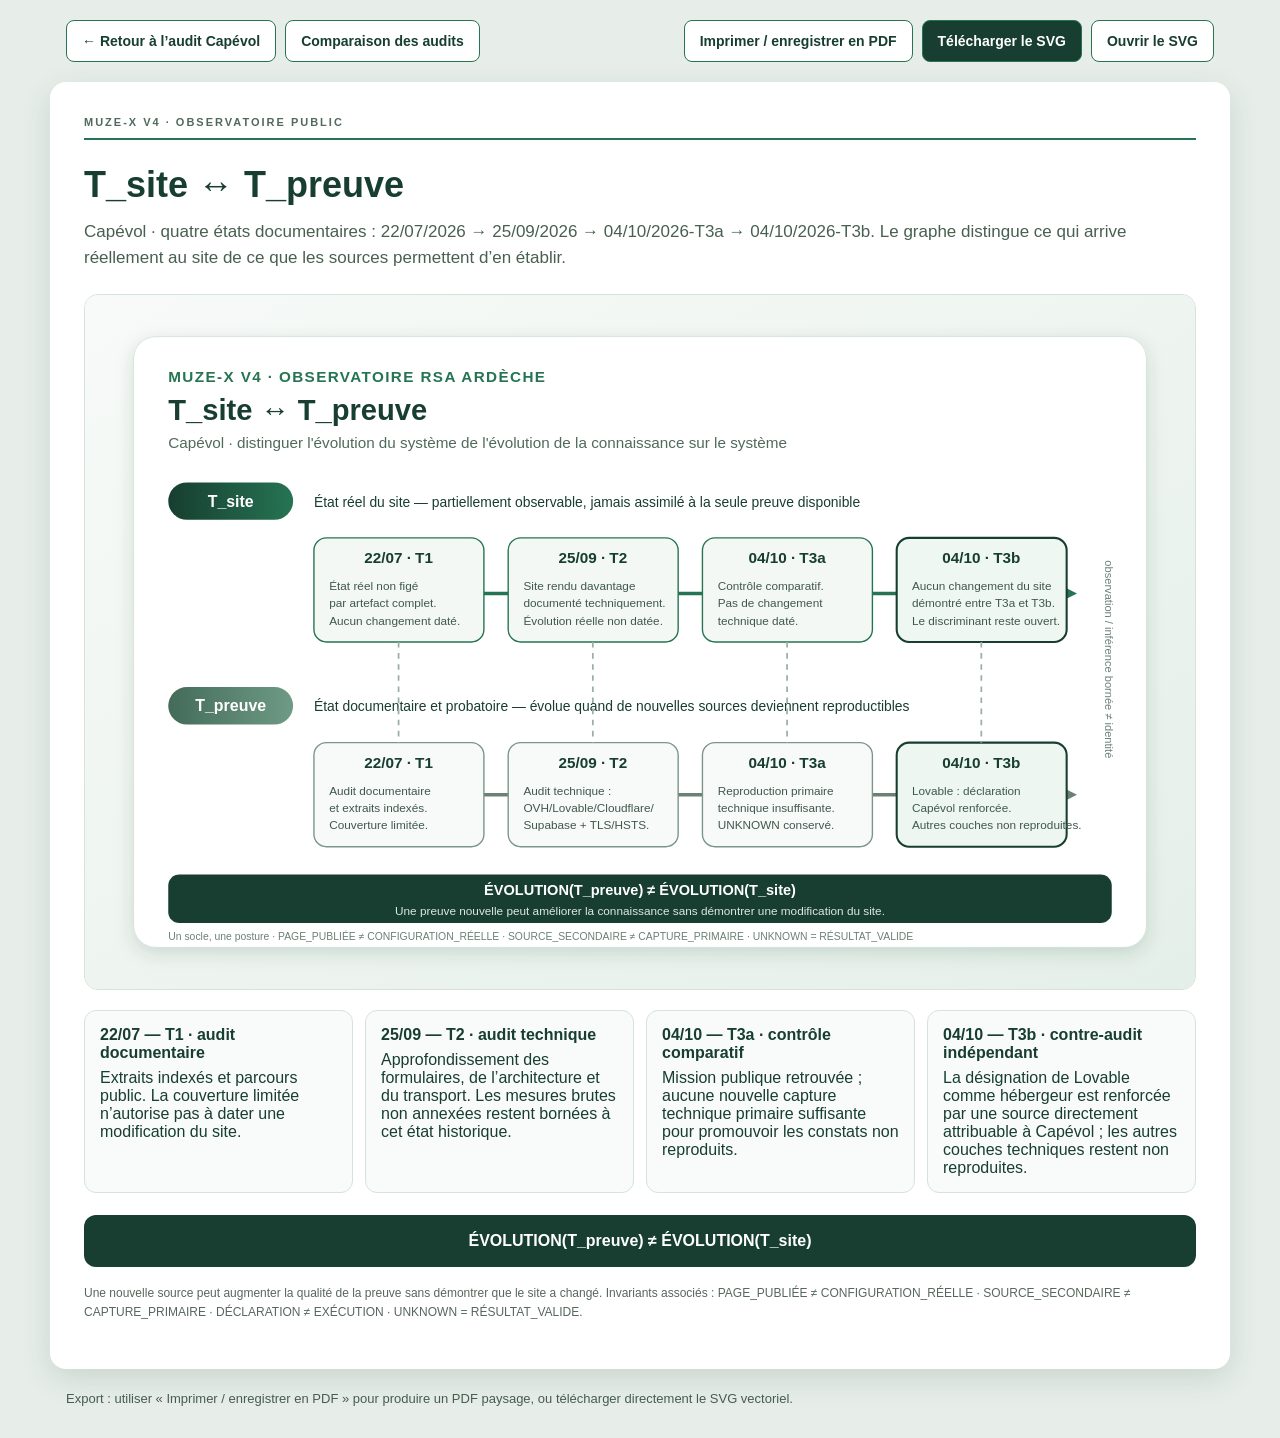
<file: graphe-t-site-t-preuve.html>
<!doctype html><html lang="fr"><head><meta charset="utf-8"><meta name="viewport" content="width=device-width,initial-scale=1"><meta name="referrer" content="no-referrer"><meta name="description" content="Graphe imprimable et téléchargeable distinguant T_site et T_preuve pour le suivi d'audit Capévol : 22 juillet, 25 septembre, 4 octobre T3a et 4 octobre T3b 2026."><link rel="canonical" href="https://muse-irs.github.io/ardeche-rsa-insertion-parcours-observatoire-public/graphe-t-site-t-preuve.html"><title>Graphe T_site ↔ T_preuve — Observatoire RSA Ardèche</title><style>:root{font-family:Arial,Helvetica,sans-serif;color:#173e30}*{box-sizing:border-box}body{margin:0;background:#e7eee9}.bar{max-width:1180px;margin:20px auto;display:flex;gap:10px;justify-content:space-between;flex-wrap:wrap;padding:0 16px}.bar a,.bar button{font:700 14px Arial;padding:12px 15px;border:1px solid #267453;border-radius:8px;background:#fff;color:#173e30;text-decoration:none;cursor:pointer}.bar .primary{background:#173e30;color:#fff}.bar a:focus-visible,.bar button:focus-visible{outline:3px solid orange;outline-offset:2px}.bar .actions,.navlinks{display:flex;gap:9px;flex-wrap:wrap}.sheet{margin:0 auto 20px;width:min(1180px,calc(100% - 32px));background:#fff;box-shadow:0 10px 30px #173e3022;padding:34px;border-radius:16px}.overline{color:#506a5c;font-weight:bold;letter-spacing:2px;font-size:11px;margin:0 0 10px}.rule{width:100%;height:2px;background:#267453;margin-bottom:24px}h1{font-size:36px;line-height:1.15;margin:0}.subtitle{font-size:17px;color:#486050;line-height:1.5;margin:14px 0 24px}.graph{width:100%;border:1px solid #d6e2dc;border-radius:14px;background:#f7faf8;display:block}.legend{display:grid;grid-template-columns:repeat(4,minmax(0,1fr));gap:12px;margin-top:20px}.card{border:1px solid #d6e2dc;border-radius:12px;padding:15px;background:#f9fbfa}.card strong{display:block;margin-bottom:7px}.invariant{margin:22px 0 0;padding:17px;border-radius:12px;background:#173e30;color:#fff;font-weight:700;text-align:center}.fine{font-size:12px;line-height:1.6;color:#58675d;margin-top:17px}.note{max-width:1180px;margin:0 auto 30px;padding:0 16px;font:13px/1.5 Arial;color:#475c4e}@page{size:A4 landscape;margin:8mm}@media print{body{background:#fff}.bar,.note{display:none!important}.sheet{box-shadow:none;width:100%;margin:0;padding:0;border-radius:0}.graph{max-height:165mm;object-fit:contain}.legend{font-size:10px;gap:5px}.card{padding:8px}.subtitle,.fine{font-size:10px}.invariant{font-size:12px;padding:10px}}@media(max-width:850px){.legend{grid-template-columns:1fr 1fr}.sheet{padding:20px}}@media(max-width:520px){.legend{grid-template-columns:1fr}.bar .actions{justify-content:flex-start}}</style></head><body><nav class="bar" aria-label="Navigation et export du graphe"><div class="navlinks"><a href="audit-technique-capevol.html">← Retour à l’audit Capévol</a><a href="audit-technique-sites.html">Comparaison des audits</a></div><div class="actions"><button type="button" onclick="window.print()">Imprimer / enregistrer en PDF</button><a class="primary" href="assets/graphe-t-site-t-preuve.svg" download="graphe-t-site-t-preuve-capevol-2026-10-04.svg" type="image/svg+xml">Télécharger le SVG</a><a href="assets/graphe-t-site-t-preuve.svg" target="_blank" rel="noopener noreferrer">Ouvrir le SVG</a></div></nav><main class="sheet" aria-labelledby="title"><p class="overline">MUZE-X V4 · OBSERVATOIRE PUBLIC</p><div class="rule"></div><h1 id="title">T_site ↔ T_preuve</h1><p class="subtitle">Capévol · quatre états documentaires : 22/07/2026 → 25/09/2026 → 04/10/2026-T3a → 04/10/2026-T3b. Le graphe distingue ce qui arrive réellement au site de ce que les sources permettent d’en établir.</p><img class="graph" src="assets/graphe-t-site-t-preuve.svg" alt="Graphe montrant deux temporalités parallèles, T_site et T_preuve, pour quatre états entre juillet et octobre 2026."><section class="legend" aria-label="Lecture des quatre états"><article class="card"><strong>22/07 — T1 · audit documentaire</strong>Extraits indexés et parcours public. La couverture limitée n’autorise pas à dater une modification du site.</article><article class="card"><strong>25/09 — T2 · audit technique</strong>Approfondissement des formulaires, de l’architecture et du transport. Les mesures brutes non annexées restent bornées à cet état historique.</article><article class="card"><strong>04/10 — T3a · contrôle comparatif</strong>Mission publique retrouvée ; aucune nouvelle capture technique primaire suffisante pour promouvoir les constats non reproduits.</article><article class="card"><strong>04/10 — T3b · contre-audit indépendant</strong>La désignation de Lovable comme hébergeur est renforcée par une source directement attribuable à Capévol ; les autres couches techniques restent non reproduites.</article></section><p class="invariant">ÉVOLUTION(T_preuve) ≠ ÉVOLUTION(T_site)</p><p class="fine">Une nouvelle source peut augmenter la qualité de la preuve sans démontrer que le site a changé. Invariants associés : PAGE_PUBLIÉE ≠ CONFIGURATION_RÉELLE · SOURCE_SECONDAIRE ≠ CAPTURE_PRIMAIRE · DÉCLARATION ≠ EXÉCUTION · UNKNOWN = RÉSULTAT_VALIDE.</p></main><p class="note">Export : utiliser « Imprimer / enregistrer en PDF » pour produire un PDF paysage, ou télécharger directement le SVG vectoriel.</p></body></html>
</file>
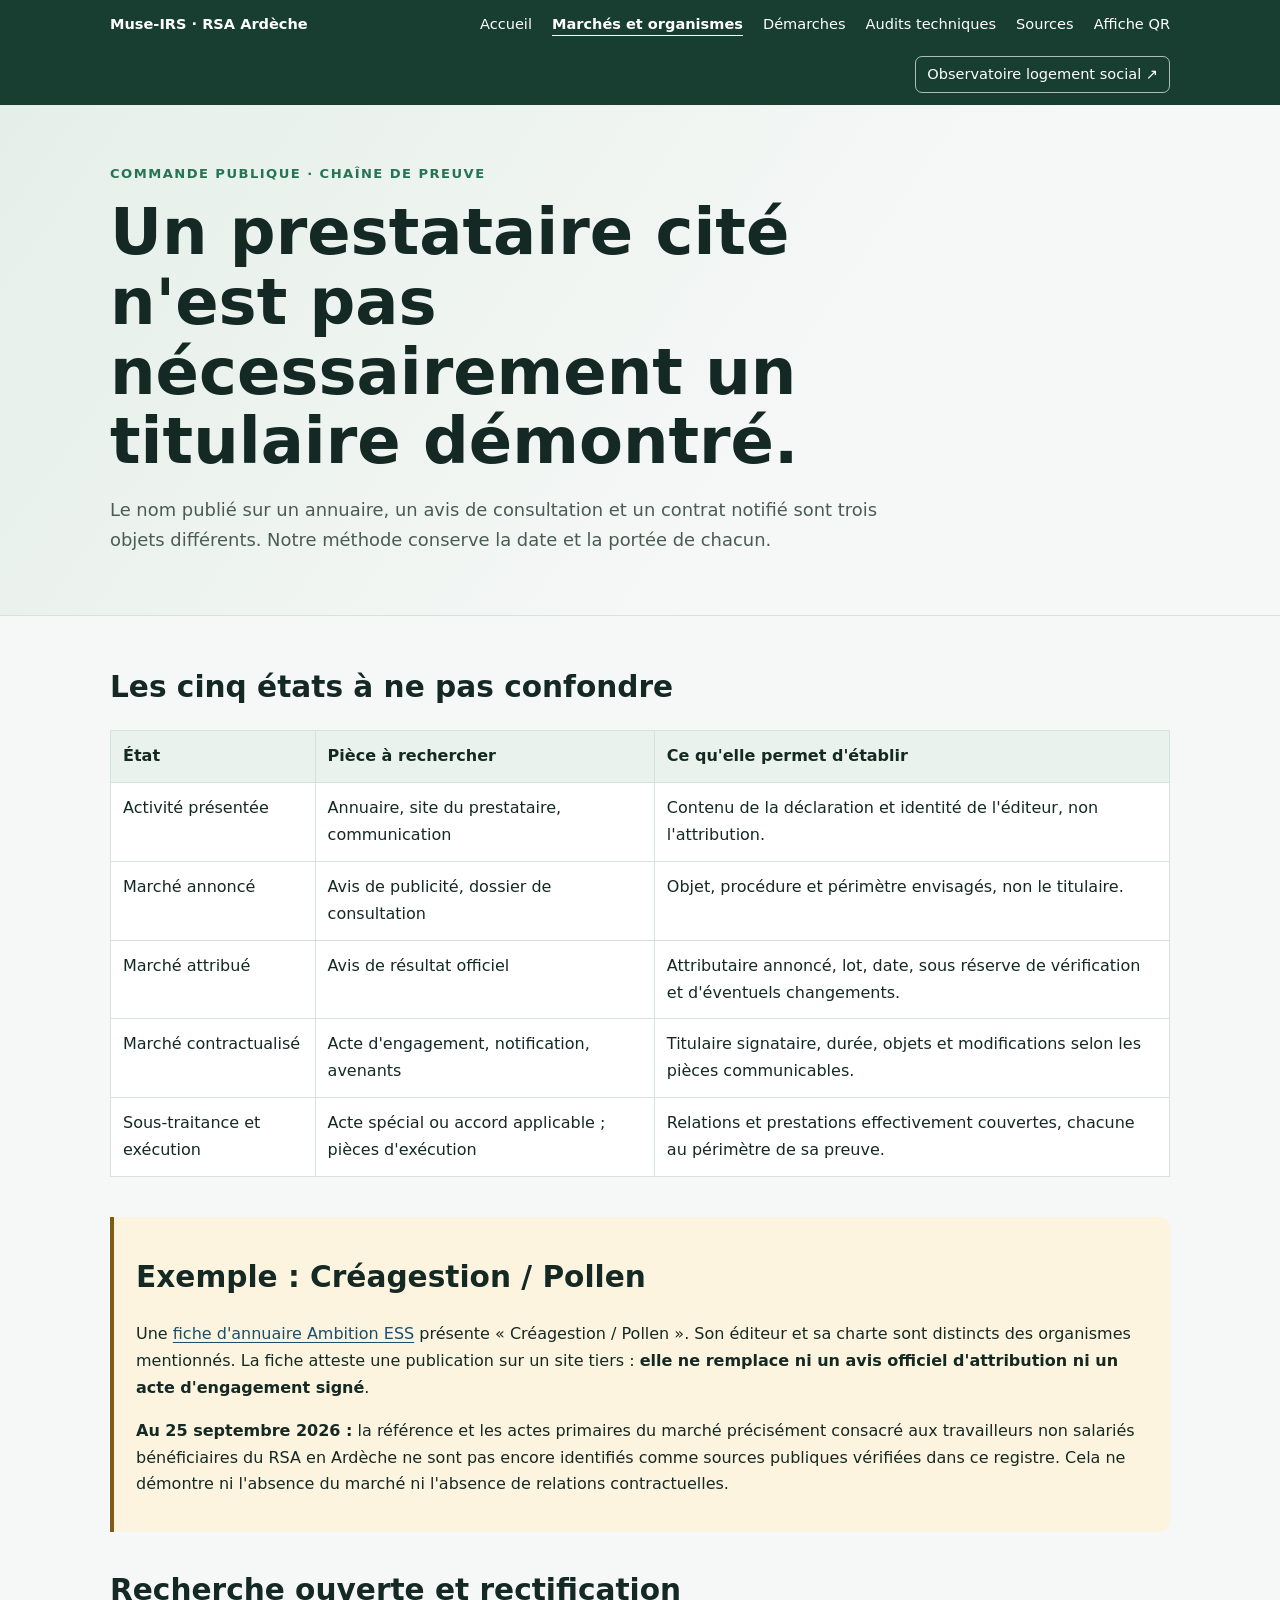
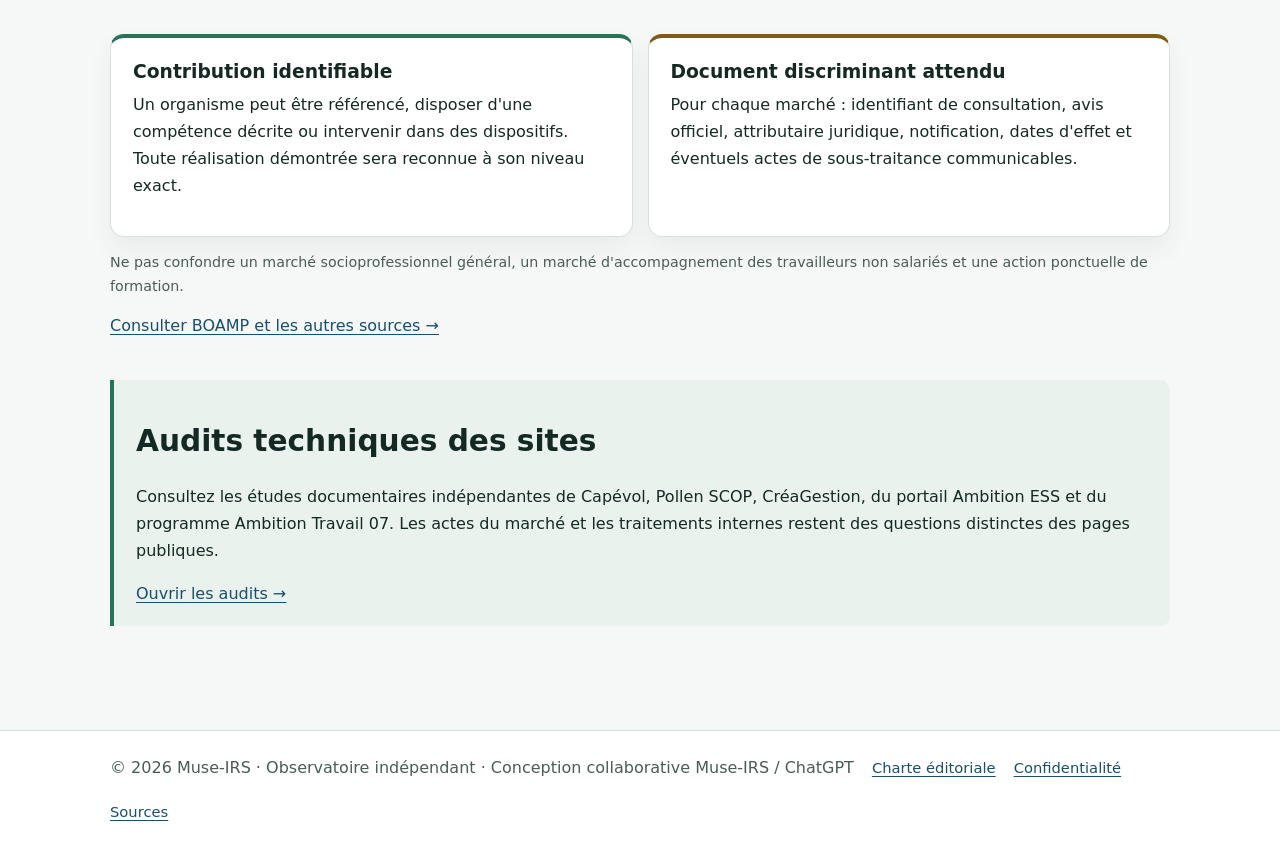
<file: marches-prestataires.html>
<!doctype html><html lang="fr"><head><meta charset="utf-8"><meta name="viewport" content="width=device-width,initial-scale=1"><meta name="referrer" content="no-referrer"><meta name="robots" content="index,follow"><meta name="description" content="Méthode de vérification des marchés publics, délégations et organismes de l'insertion RSA en Ardèche."><link rel="canonical" href="https://muse-irs.github.io/ardeche-rsa-insertion-parcours-observatoire-public/marches-prestataires.html"><link rel="stylesheet" href="assets/styles.css"><title>Marchés et organismes — Observatoire RSA Ardèche</title></head><body><nav class="topnav" aria-label="Navigation principale"><div class="wrap"><a class="brand" href="./">Muse-IRS · RSA Ardèche</a><a href="./">Accueil</a><a href="marches-prestataires.html" aria-current="page">Marchés et organismes</a><a href="demarches.html">Démarches</a><a href="audit-technique-sites.html">Audits techniques</a><a href="sources.html">Sources</a><a href="affiche-qr-observatoire.html">Affiche QR</a><a class="cross-observatory" href="https://muse-irs.github.io/ardeche-habitat-sc-amplitudes-observatoire-public/" rel="noopener noreferrer">Observatoire logement social ↗</a></div></nav><header class="hero"><div class="wrap"><p class="eyebrow">Commande publique · Chaîne de preuve</p><h1>Un prestataire cité n'est pas nécessairement un titulaire démontré.</h1><p class="lead">Le nom publié sur un annuaire, un avis de consultation et un contrat notifié sont trois objets différents. Notre méthode conserve la date et la portée de chacun.</p></div></header><main class="wrap"><section><h2>Les cinq états à ne pas confondre</h2><div class="table-scroll"><table><thead><tr><th>État</th><th>Pièce à rechercher</th><th>Ce qu'elle permet d'établir</th></tr></thead><tbody><tr><td>Activité présentée</td><td>Annuaire, site du prestataire, communication</td><td>Contenu de la déclaration et identité de l'éditeur, non l'attribution.</td></tr><tr><td>Marché annoncé</td><td>Avis de publicité, dossier de consultation</td><td>Objet, procédure et périmètre envisagés, non le titulaire.</td></tr><tr><td>Marché attribué</td><td>Avis de résultat officiel</td><td>Attributaire annoncé, lot, date, sous réserve de vérification et d'éventuels changements.</td></tr><tr><td>Marché contractualisé</td><td>Acte d'engagement, notification, avenants</td><td>Titulaire signataire, durée, objets et modifications selon les pièces communicables.</td></tr><tr><td>Sous-traitance et exécution</td><td>Acte spécial ou accord applicable ; pièces d'exécution</td><td>Relations et prestations effectivement couvertes, chacune au périmètre de sa preuve.</td></tr></tbody></table></div></section><section class="notice warning"><h2>Exemple : Créagestion / Pollen</h2><p>Une <a href="https://drome-ardeche.ambition-ess.org/structures/creagestion-pollen/" rel="noreferrer">fiche d'annuaire Ambition ESS</a> présente « Créagestion / Pollen ». Son éditeur et sa charte sont distincts des organismes mentionnés. La fiche atteste une publication sur un site tiers : <strong>elle ne remplace ni un avis officiel d'attribution ni un acte d'engagement signé</strong>.</p><p><strong>Au 25 septembre 2026 :</strong> la référence et les actes primaires du marché précisément consacré aux travailleurs non salariés bénéficiaires du RSA en Ardèche ne sont pas encore identifiés comme sources publiques vérifiées dans ce registre. Cela ne démontre ni l'absence du marché ni l'absence de relations contractuelles.</p></section><section><h2>Recherche ouverte et rectification</h2><div class="grid two"><article class="card good"><h3>Contribution identifiable</h3><p>Un organisme peut être référencé, disposer d'une compétence décrite ou intervenir dans des dispositifs. Toute réalisation démontrée sera reconnue à son niveau exact.</p></article><article class="card unknown"><h3>Document discriminant attendu</h3><p>Pour chaque marché : identifiant de consultation, avis officiel, attributaire juridique, notification, dates d'effet et éventuels actes de sous-traitance communicables.</p></article></div><p class="small">Ne pas confondre un marché socioprofessionnel général, un marché d'accompagnement des travailleurs non salariés et une action ponctuelle de formation.</p><a href="sources.html">Consulter BOAMP et les autres sources →</a></section><section class="notice"><h2>Audits techniques des sites</h2><p>Consultez les études documentaires indépendantes de Capévol, Pollen SCOP, CréaGestion, du portail Ambition ESS et du programme Ambition Travail 07. Les actes du marché et les traitements internes restent des questions distinctes des pages publiques.</p><a href="audit-technique-sites.html">Ouvrir les audits →</a></section></main><footer><div class="wrap"><span>© 2026 Muse-IRS · Observatoire indépendant · Conception collaborative Muse-IRS / ChatGPT</span><a href="charte-editoriale.html">Charte éditoriale</a><a href="privacy.html">Confidentialité</a><a href="sources.html">Sources</a></div></footer></body></html>
</file>
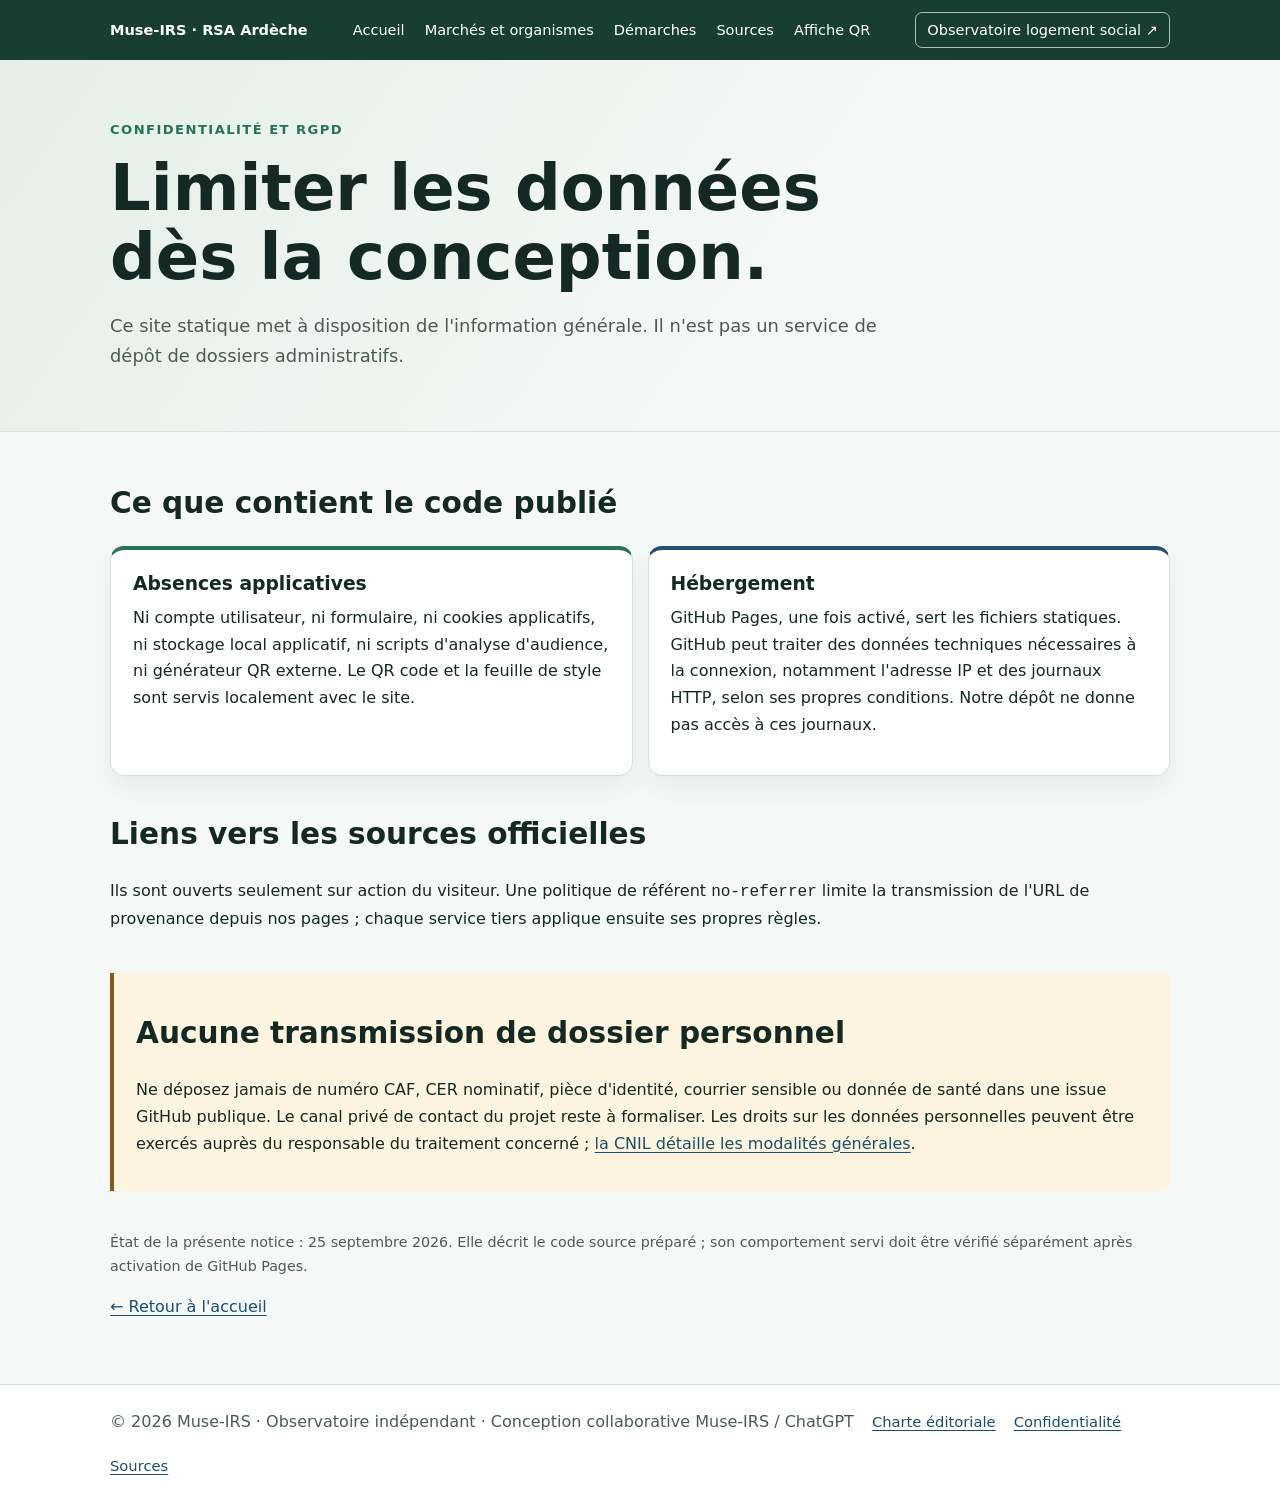
<file: privacy.html>
<!doctype html><html lang="fr"><head><meta charset="utf-8"><meta name="viewport" content="width=device-width,initial-scale=1"><meta name="referrer" content="no-referrer"><meta name="robots" content="index,follow"><meta name="description" content="Notice de confidentialité du site statique indépendant : pas de compte, formulaire, cookie applicatif ni analyse d'audience intégrée."><link rel="canonical" href="https://muse-irs.github.io/ardeche-rsa-insertion-parcours-observatoire-public/privacy.html"><link rel="stylesheet" href="assets/styles.css"><title>Confidentialité — Observatoire RSA Ardèche</title></head><body><nav class="topnav" aria-label="Navigation principale"><div class="wrap"><a class="brand" href="./">Muse-IRS · RSA Ardèche</a><a href="./">Accueil</a><a href="marches-prestataires.html">Marchés et organismes</a><a href="demarches.html">Démarches</a><a href="sources.html">Sources</a><a href="affiche-qr-observatoire.html">Affiche QR</a><a class="cross-observatory" href="https://muse-irs.github.io/ardeche-habitat-sc-amplitudes-observatoire-public/" rel="noopener noreferrer">Observatoire logement social ↗</a></div></nav><header class="hero"><div class="wrap"><p class="eyebrow">Confidentialité et RGPD</p><h1>Limiter les données dès la conception.</h1><p class="lead">Ce site statique met à disposition de l'information générale. Il n'est pas un service de dépôt de dossiers administratifs.</p></div></header><main class="wrap"><section><h2>Ce que contient le code publié</h2><div class="grid two"><article class="card good"><h3>Absences applicatives</h3><p>Ni compte utilisateur, ni formulaire, ni cookies applicatifs, ni stockage local applicatif, ni scripts d'analyse d'audience, ni générateur QR externe. Le QR code et la feuille de style sont servis localement avec le site.</p></article><article class="card evidence"><h3>Hébergement</h3><p>GitHub Pages, une fois activé, sert les fichiers statiques. GitHub peut traiter des données techniques nécessaires à la connexion, notamment l'adresse IP et des journaux HTTP, selon ses propres conditions. Notre dépôt ne donne pas accès à ces journaux.</p></article></div></section><section><h2>Liens vers les sources officielles</h2><p>Ils sont ouverts seulement sur action du visiteur. Une politique de référent <code>no-referrer</code> limite la transmission de l'URL de provenance depuis nos pages ; chaque service tiers applique ensuite ses propres règles.</p></section><section class="notice warning"><h2>Aucune transmission de dossier personnel</h2><p>Ne déposez jamais de numéro CAF, CER nominatif, pièce d'identité, courrier sensible ou donnée de santé dans une issue GitHub publique. Le canal privé de contact du projet reste à formaliser. Les droits sur les données personnelles peuvent être exercés auprès du responsable du traitement concerné ; <a href="https://www.cnil.fr/fr/passer-laction/les-droits-des-personnes-sur-leurs-donnees" rel="noreferrer">la CNIL détaille les modalités générales</a>.</p></section><p class="small">État de la présente notice : 25 septembre 2026. Elle décrit le code source préparé ; son comportement servi doit être vérifié séparément après activation de GitHub Pages.</p><a href="./">← Retour à l'accueil</a></main><footer><div class="wrap"><span>© 2026 Muse-IRS · Observatoire indépendant · Conception collaborative Muse-IRS / ChatGPT</span><a href="charte-editoriale.html">Charte éditoriale</a><a href="privacy.html">Confidentialité</a><a href="sources.html">Sources</a></div></footer></body></html>
</file>
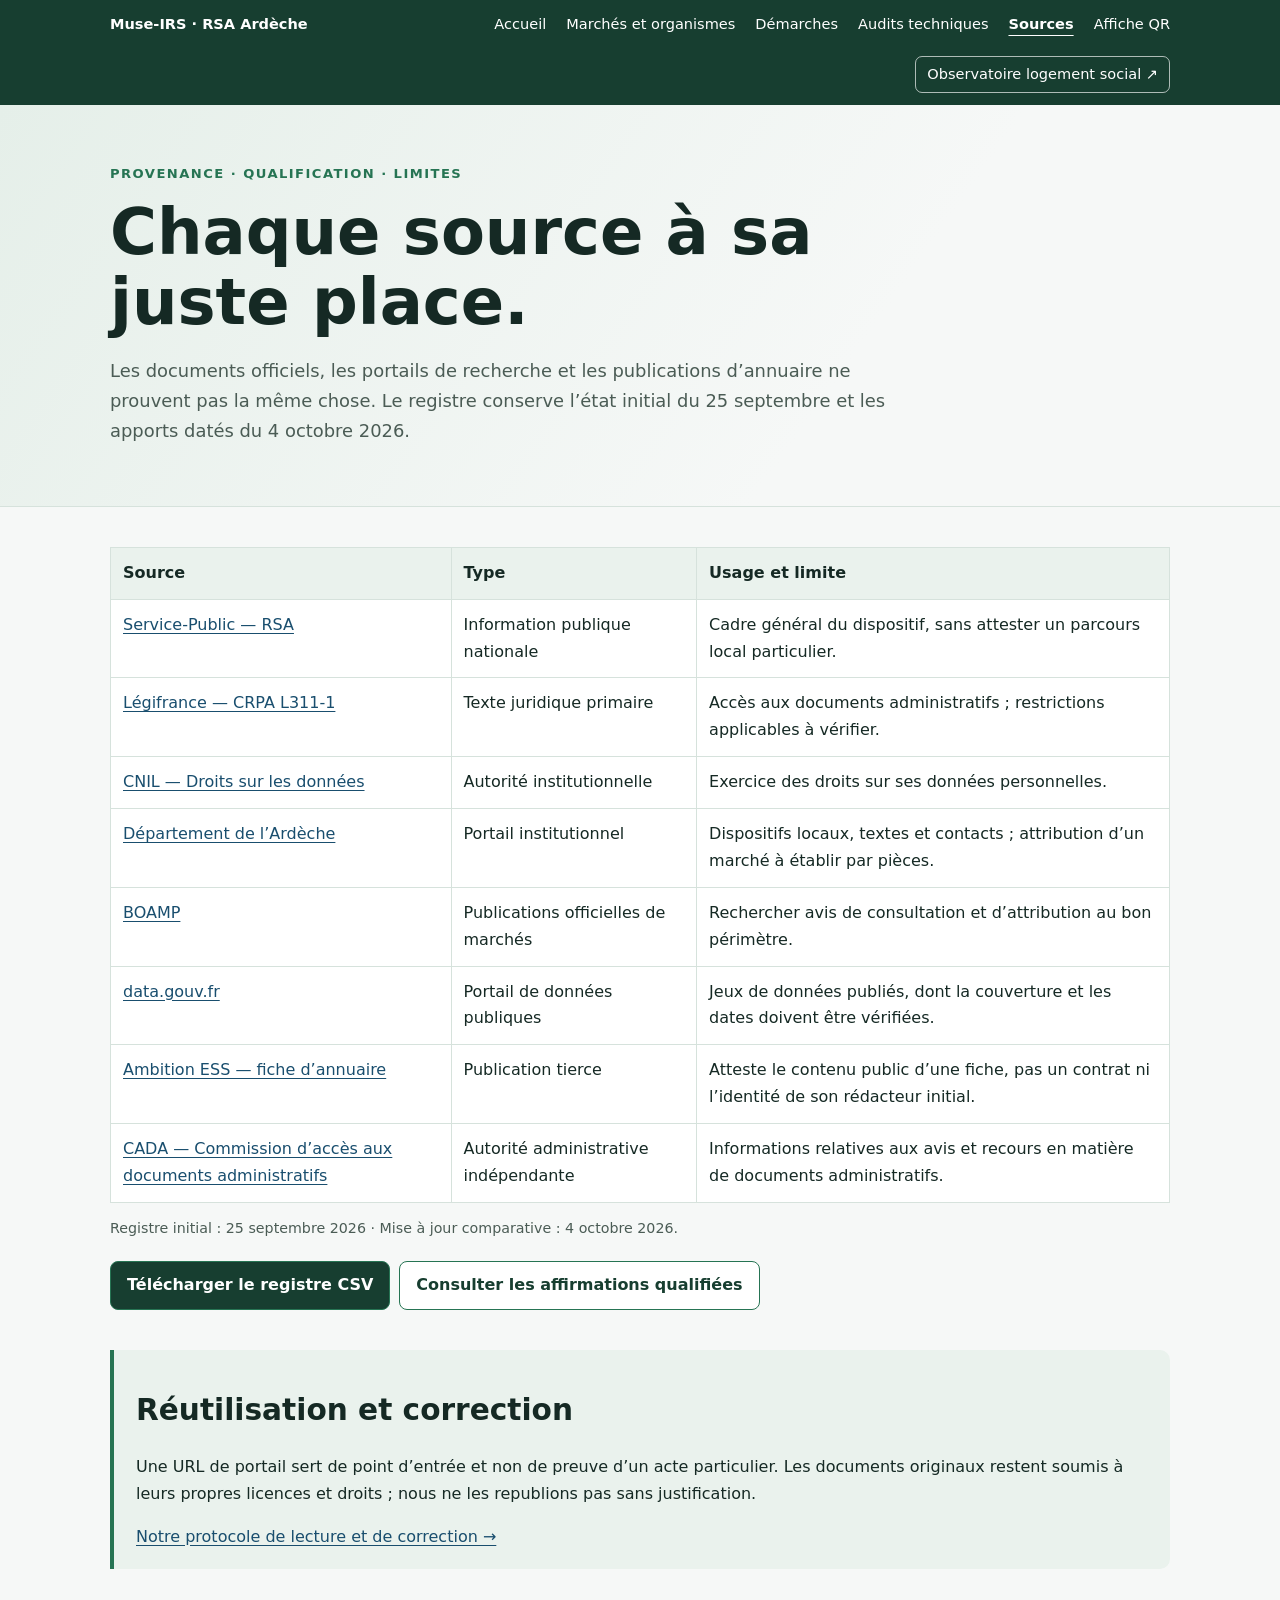
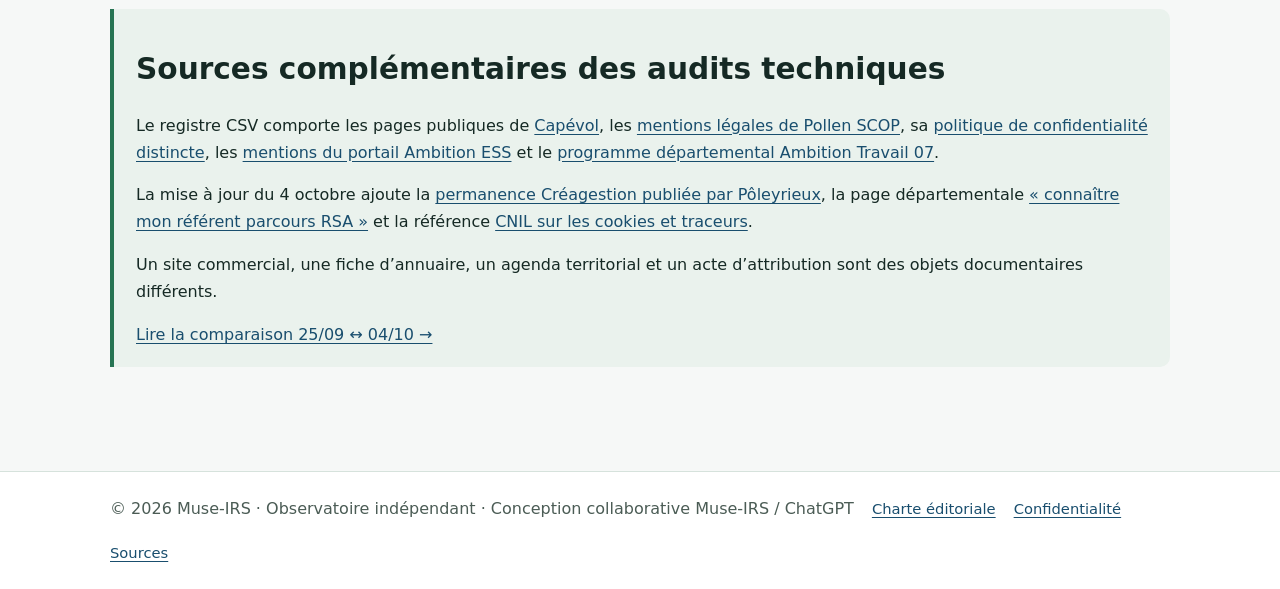
<file: sources.html>
<!doctype html><html lang="fr"><head><meta charset="utf-8"><meta name="viewport" content="width=device-width,initial-scale=1"><meta name="referrer" content="no-referrer"><meta name="robots" content="index,follow"><meta name="description" content="Registre public des sources institutionnelles, juridiques et secondaires utilisées par l'observatoire RSA, mis à jour au 4 octobre 2026."><link rel="canonical" href="https://muse-irs.github.io/ardeche-rsa-insertion-parcours-observatoire-public/sources.html"><link rel="stylesheet" href="assets/styles.css"><title>Sources publiques — Observatoire RSA Ardèche</title></head><body><nav class="topnav" aria-label="Navigation principale"><div class="wrap"><a class="brand" href="./">Muse-IRS · RSA Ardèche</a><a href="./">Accueil</a><a href="marches-prestataires.html">Marchés et organismes</a><a href="demarches.html">Démarches</a><a href="audit-technique-sites.html">Audits techniques</a><a href="sources.html" aria-current="page">Sources</a><a href="affiche-qr-observatoire.html">Affiche QR</a><a class="cross-observatory" href="https://muse-irs.github.io/ardeche-habitat-sc-amplitudes-observatoire-public/" rel="noopener noreferrer">Observatoire logement social ↗</a></div></nav><header class="hero"><div class="wrap"><p class="eyebrow">Provenance · Qualification · Limites</p><h1>Chaque source à sa juste place.</h1><p class="lead">Les documents officiels, les portails de recherche et les publications d’annuaire ne prouvent pas la même chose. Le registre conserve l’état initial du 25 septembre et les apports datés du 4 octobre 2026.</p></div></header><main class="wrap"><section><div class="table-scroll"><table><thead><tr><th>Source</th><th>Type</th><th>Usage et limite</th></tr></thead><tbody><tr><td><a href="https://www.service-public.fr/particuliers/vosdroits/N19775" rel="noreferrer">Service-Public — RSA</a></td><td>Information publique nationale</td><td>Cadre général du dispositif, sans attester un parcours local particulier.</td></tr><tr><td><a href="https://www.legifrance.gouv.fr/codes/article_lc/LEGIARTI000033218946" rel="noreferrer">Légifrance — CRPA L311-1</a></td><td>Texte juridique primaire</td><td>Accès aux documents administratifs ; restrictions applicables à vérifier.</td></tr><tr><td><a href="https://www.cnil.fr/fr/passer-laction/les-droits-des-personnes-sur-leurs-donnees" rel="noreferrer">CNIL — Droits sur les données</a></td><td>Autorité institutionnelle</td><td>Exercice des droits sur ses données personnelles.</td></tr><tr><td><a href="https://www.ardeche.fr/" rel="noreferrer">Département de l’Ardèche</a></td><td>Portail institutionnel</td><td>Dispositifs locaux, textes et contacts ; attribution d’un marché à établir par pièces.</td></tr><tr><td><a href="https://www.boamp.fr/" rel="noreferrer">BOAMP</a></td><td>Publications officielles de marchés</td><td>Rechercher avis de consultation et d’attribution au bon périmètre.</td></tr><tr><td><a href="https://www.data.gouv.fr/" rel="noreferrer">data.gouv.fr</a></td><td>Portail de données publiques</td><td>Jeux de données publiés, dont la couverture et les dates doivent être vérifiées.</td></tr><tr><td><a href="https://drome-ardeche.ambition-ess.org/structures/creagestion-pollen/" rel="noreferrer">Ambition ESS — fiche d’annuaire</a></td><td>Publication tierce</td><td>Atteste le contenu public d’une fiche, pas un contrat ni l’identité de son rédacteur initial.</td></tr><tr><td><a href="https://www.cada.fr/" rel="noreferrer">CADA — Commission d’accès aux documents administratifs</a></td><td>Autorité administrative indépendante</td><td>Informations relatives aux avis et recours en matière de documents administratifs.</td></tr></tbody></table></div><p class="small date">Registre initial : 25 septembre 2026 · Mise à jour comparative : 4 octobre 2026.</p><div class="actions"><a class="button primary" href="data/sources.csv" download>Télécharger le registre CSV</a><a class="button" href="data/claims.csv" download>Consulter les affirmations qualifiées</a></div></section><section class="notice"><h2>Réutilisation et correction</h2><p>Une URL de portail sert de point d’entrée et non de preuve d’un acte particulier. Les documents originaux restent soumis à leurs propres licences et droits ; nous ne les republions pas sans justification.</p><a href="charte-editoriale.html">Notre protocole de lecture et de correction →</a></section><section class="notice"><h2>Sources complémentaires des audits techniques</h2><p>Le registre CSV comporte les pages publiques de <a href="https://capevol.com/parcours" rel="noreferrer">Capévol</a>, les <a href="https://pollen.coop/mentions-legales/" rel="noreferrer">mentions légales de Pollen SCOP</a>, sa <a href="https://pollen.coop/politique-de-confidentialite/" rel="noreferrer">politique de confidentialité distincte</a>, les <a href="https://drome-ardeche.ambition-ess.org/nos-mentions-legales" rel="noreferrer">mentions du portail Ambition ESS</a> et le <a href="https://www.ardeche.fr/mon-quotidien/insertion-professionnelle/" rel="noreferrer">programme départemental Ambition Travail 07</a>.</p><p>La mise à jour du 4 octobre ajoute la <a href="https://www.poleyrieux.com/2013/03/04/journ%C3%A9e-porte-ouverte/" rel="noreferrer">permanence Créagestion publiée par Pôleyrieux</a>, la page départementale <a href="https://www.ardeche.fr/demarches/insertion-professionnelle/je-suis-beneficiaire-du-rsa/je-souhaite-connaitre-mon-referent-parcours-rsa/" rel="noreferrer">« connaître mon référent parcours RSA »</a> et la référence <a href="https://www.cnil.fr/fr/cookies-et-autres-traceurs/que-dit-la-loi" rel="noreferrer">CNIL sur les cookies et traceurs</a>.</p><p>Un site commercial, une fiche d’annuaire, un agenda territorial et un acte d’attribution sont des objets documentaires différents.</p><a href="audit-technique-sites.html#comparaison">Lire la comparaison 25/09 ↔ 04/10 →</a></section></main><footer><div class="wrap"><span>© 2026 Muse-IRS · Observatoire indépendant · Conception collaborative Muse-IRS / ChatGPT</span><a href="charte-editoriale.html">Charte éditoriale</a><a href="privacy.html">Confidentialité</a><a href="sources.html">Sources</a></div></footer></body></html>
</file>
<file: assets/styles.css>
:root{--bg:#f6f8f7;--panel:#fff;--ink:#152924;--muted:#4b5c55;--line:#d6e2dc;--green:#173e30;--accent:#267453;--blue:#254f73;--amber:#805b15;--shadow:0 12px 25px #163d3010}*{box-sizing:border-box}html{scroll-behavior:smooth}body{margin:0;background:var(--bg);font:16px/1.68 system-ui,-apple-system,BlinkMacSystemFont,"Segoe UI",sans-serif;color:var(--ink)}a{color:#194e6e;text-underline-offset:3px}a:focus-visible,button:focus-visible{outline:3px solid #a8621f;outline-offset:3px}.wrap{width:min(1060px,calc(100% - 36px));margin:auto}.hero{background:linear-gradient(125deg,#e5efe9,#f6f8f7 66%);padding:45px 0 42px;border-bottom:1px solid var(--line)}.eyebrow{font-weight:750;color:var(--accent);letter-spacing:.11em;font-size:.82rem;text-transform:uppercase}.hero h1{max-width:820px;font-size:clamp(2.25rem,5vw,4.4rem);line-height:1.09;margin:.5rem 0}.lead{max-width:780px;font-size:1.12rem;color:var(--muted)}.topnav{background:var(--green);color:white}.topnav .wrap{display:flex;align-items:center;gap:20px;flex-wrap:wrap;padding:12px 0}.topnav a{color:white;text-decoration:none;font-size:.91rem}.topnav a[aria-current="page"]{font-weight:800;text-decoration:underline;text-underline-offset:6px}.brand{font-weight:800;margin-right:auto}.pills,.actions{display:flex;gap:9px;flex-wrap:wrap;margin:20px 0}.pill{font-size:.84rem;padding:5px 12px;border-radius:99px;background:#fff;border:1px solid var(--line)}.button{display:inline-flex;gap:8px;align-items:center;border-radius:8px;padding:10px 16px;border:1px solid var(--accent);color:var(--green);text-decoration:none;background:#fff;font-weight:700}.button.primary{background:var(--green);color:#fff}.button:hover{filter:brightness(.95)}main{padding:28px 0 64px}section{margin:12px 0 40px}h2{line-height:1.25;font-size:clamp(1.45rem,3.5vw,1.85rem)}h3{line-height:1.3}.grid{display:grid;grid-template-columns:repeat(3,minmax(0,1fr));gap:15px}.grid.two{grid-template-columns:repeat(2,minmax(0,1fr))}.card{background:var(--panel);border:1px solid var(--line);border-radius:14px;padding:22px;box-shadow:var(--shadow)}.card h3{margin:0 0 8px}.card p{margin:.25rem 0 .9rem}.good{border-top:4px solid var(--accent)}.unknown{border-top:4px solid var(--amber)}.evidence{border-top:4px solid var(--blue)}.notice{background:#eaf2ed;border-left:4px solid var(--accent);padding:18px 22px;border-radius:0 10px 10px 0}.warning{background:#fcf4df;border-left-color:var(--amber)}.flow{display:flex;flex-wrap:wrap;gap:10px;align-items:center}.flow span{background:white;border:1px solid var(--line);border-radius:8px;padding:9px 12px}table{border-collapse:collapse;width:100%;background:#fff}th,td{border:1px solid var(--line);text-align:left;vertical-align:top;padding:12px}th{background:#eaf2ed}.table-scroll{overflow-x:auto}.table-scroll table{min-width:660px}.small{font-size:.89rem;color:var(--muted)}.date{font-variant-numeric:tabular-nums}.toc a{display:block;padding:7px 0}.qr-preview{width:min(245px,75%);display:block;margin:10px auto;background:#fff;padding:14px;border:2px solid var(--accent)}footer{border-top:1px solid var(--line);background:#fff;padding:24px 0;color:var(--muted)}footer .wrap{display:flex;gap:18px;flex-wrap:wrap;align-items:center}footer a{font-size:.92rem}.compact{max-width:820px}code{overflow-wrap:anywhere}ul li,ol li{margin:.32rem 0}@media(max-width:800px){.grid,.grid.two{grid-template-columns:1fr}.brand{width:100%}.hero{padding:36px 0 24px}.topnav .wrap{gap:14px}}@media(prefers-reduced-motion:reduce){html{scroll-behavior:auto}}@media print{.topnav,.actions,footer{display:none}body{background:white}.hero{padding:10px 0}.card{box-shadow:none}a{color:inherit}}

.topnav .cross-observatory{margin-left:auto;padding:5px 11px;border:1px solid rgba(255,255,255,.65);border-radius:7px;white-space:normal}.observatory-link{margin:12px 0 0}.observatory-link .button{font-size:.93rem}
@media(max-width:800px){.topnav .cross-observatory{margin-left:0}}
</file>
